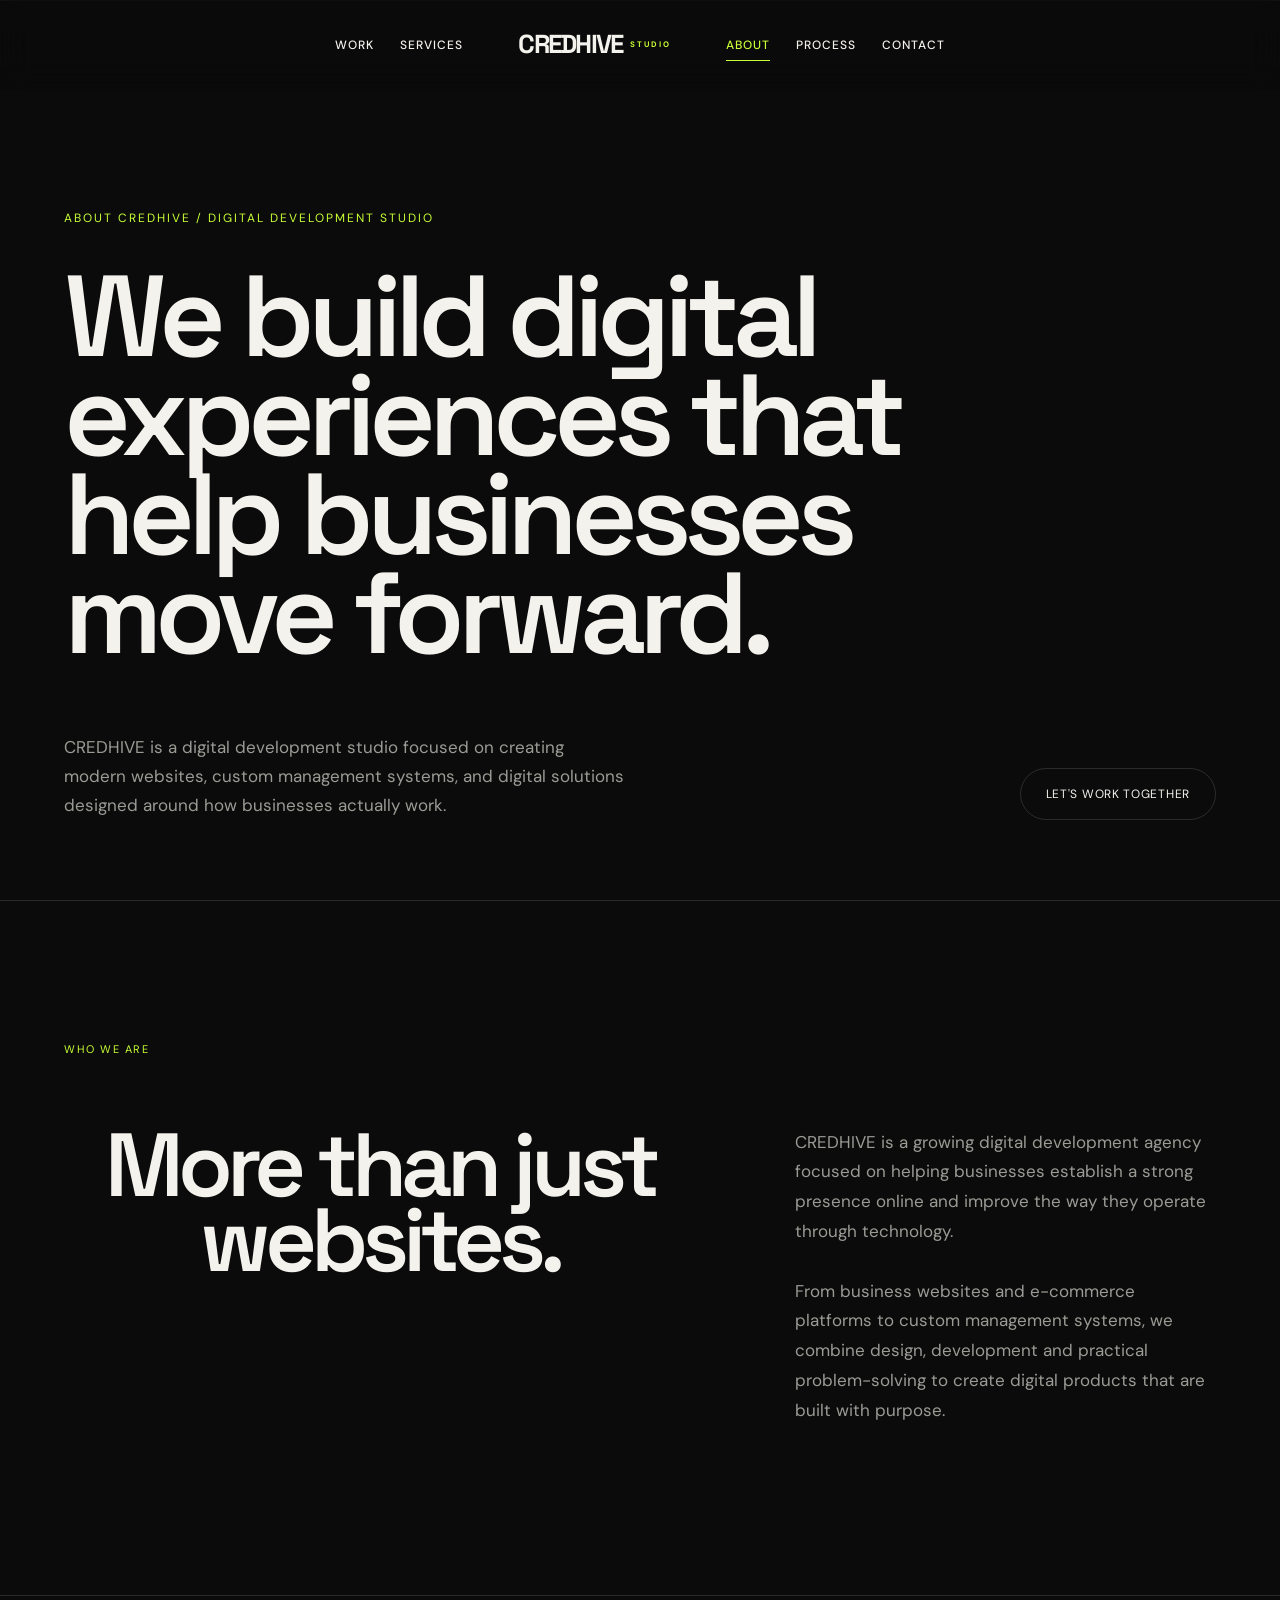
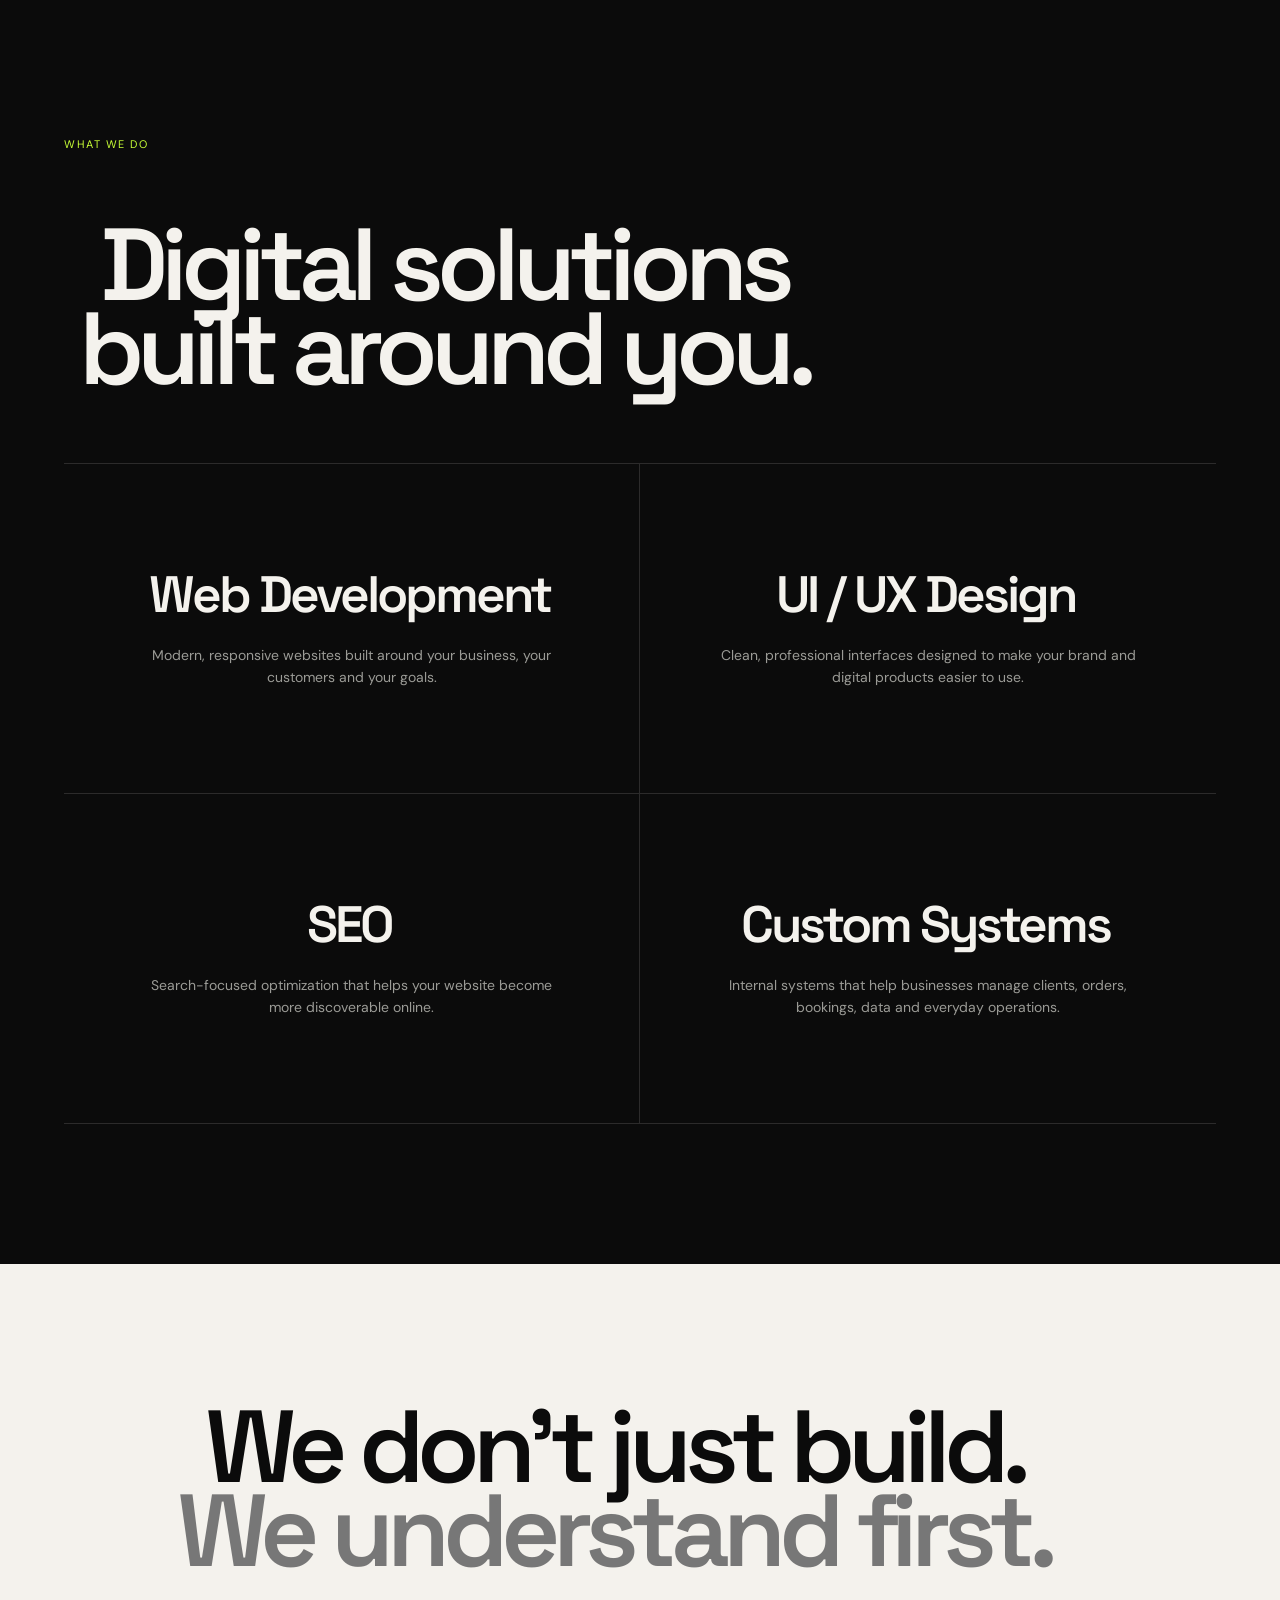
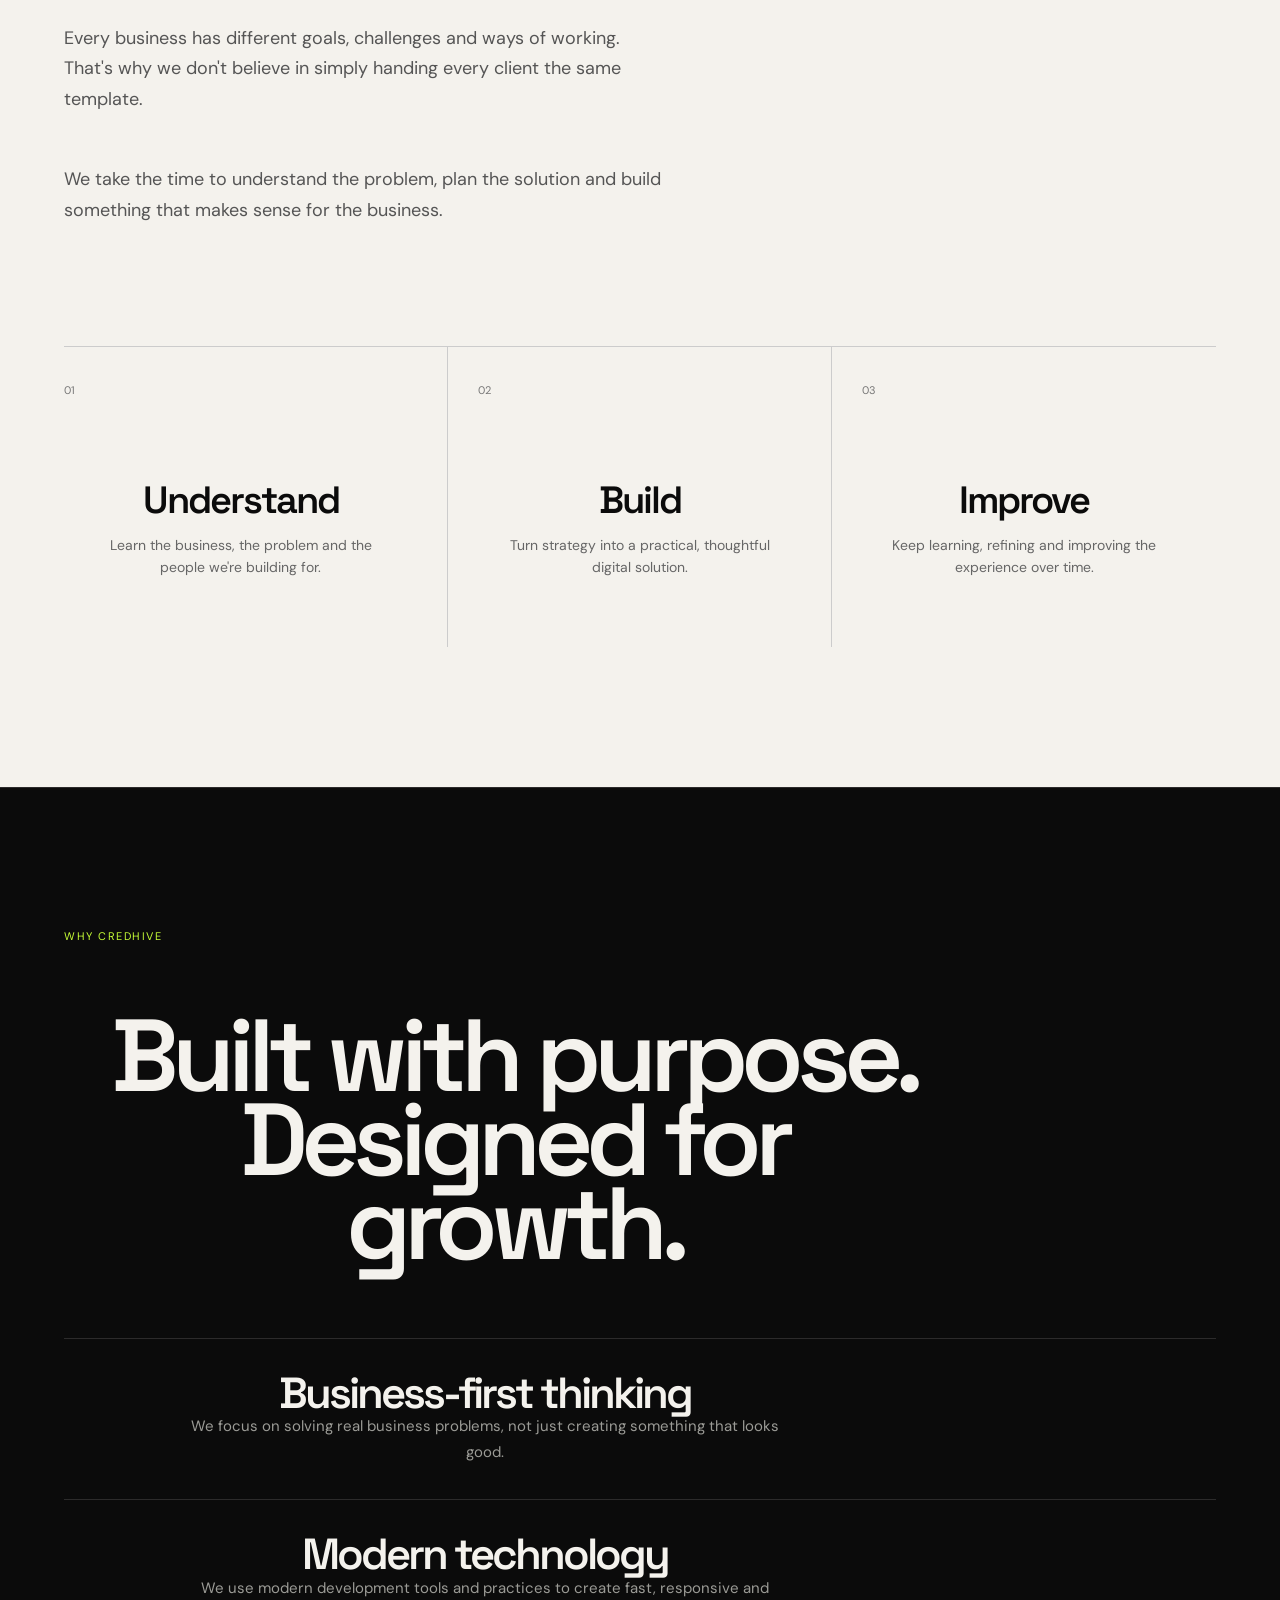
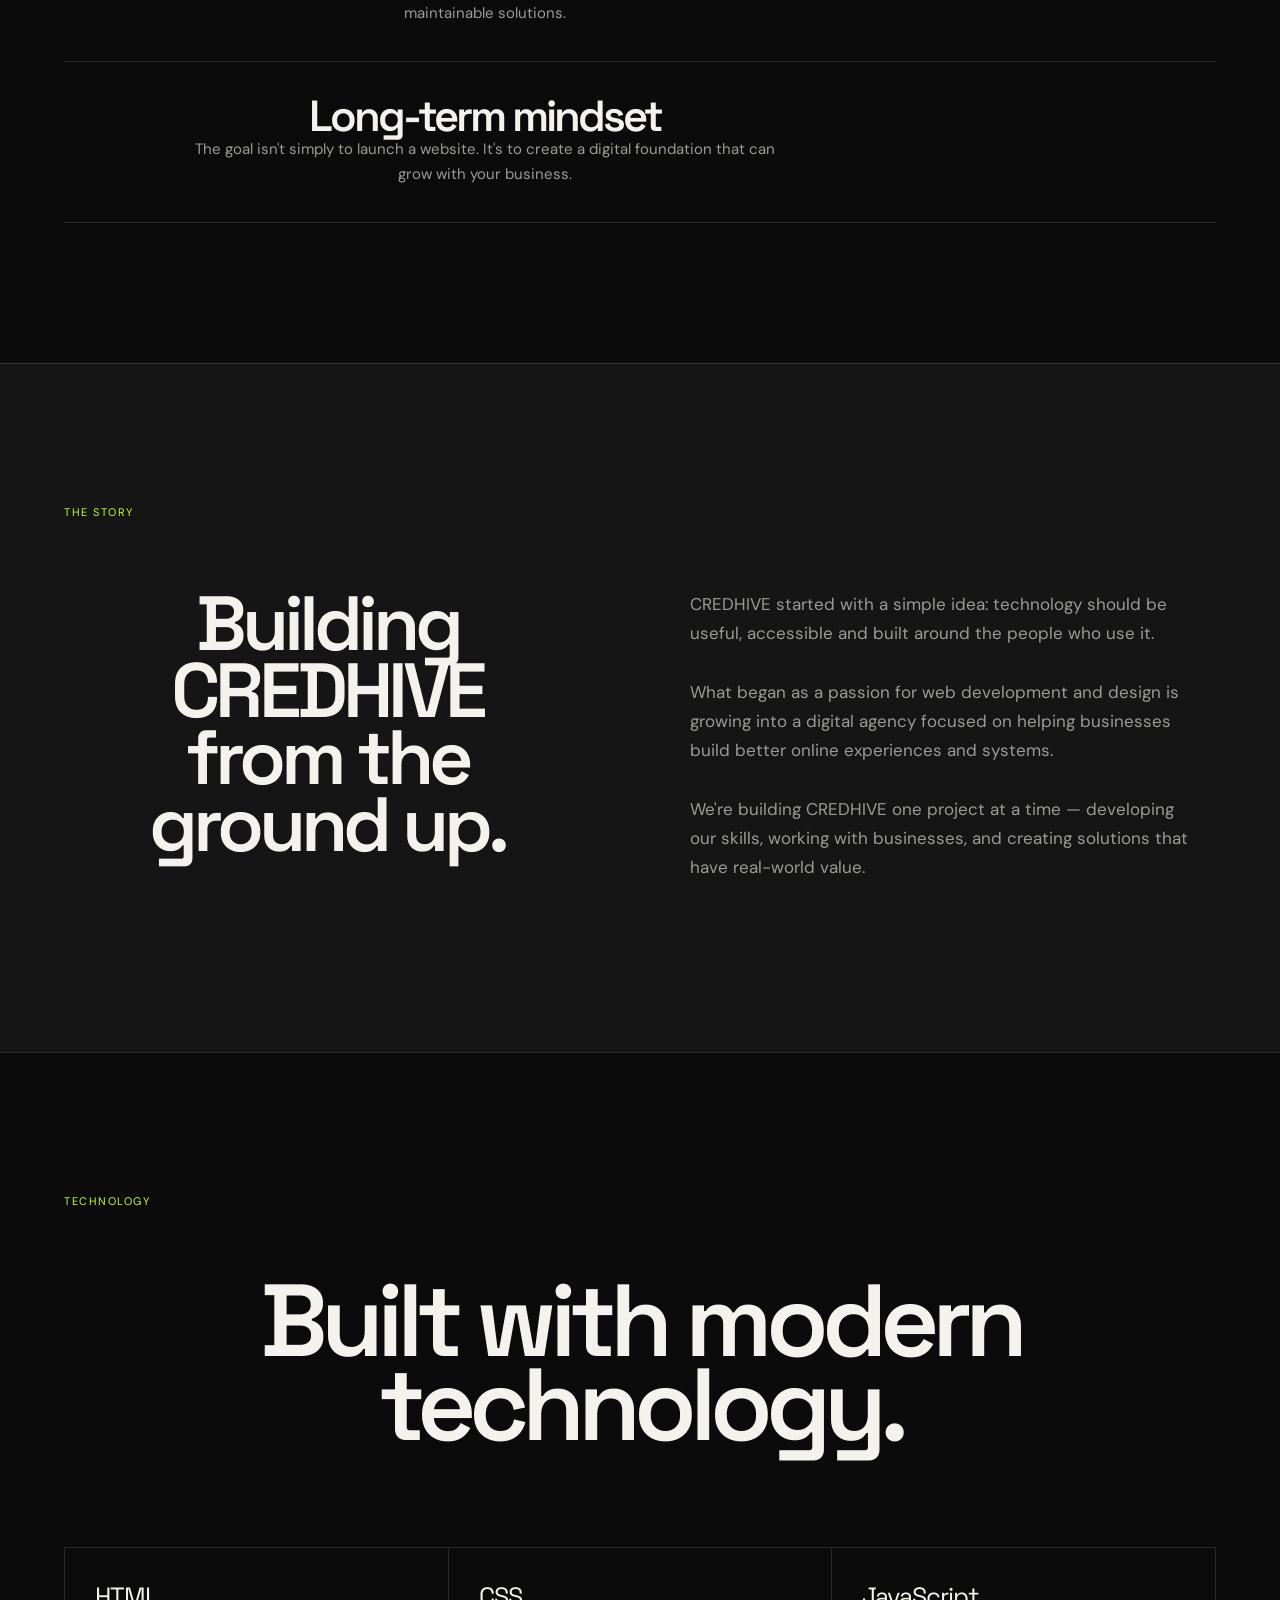
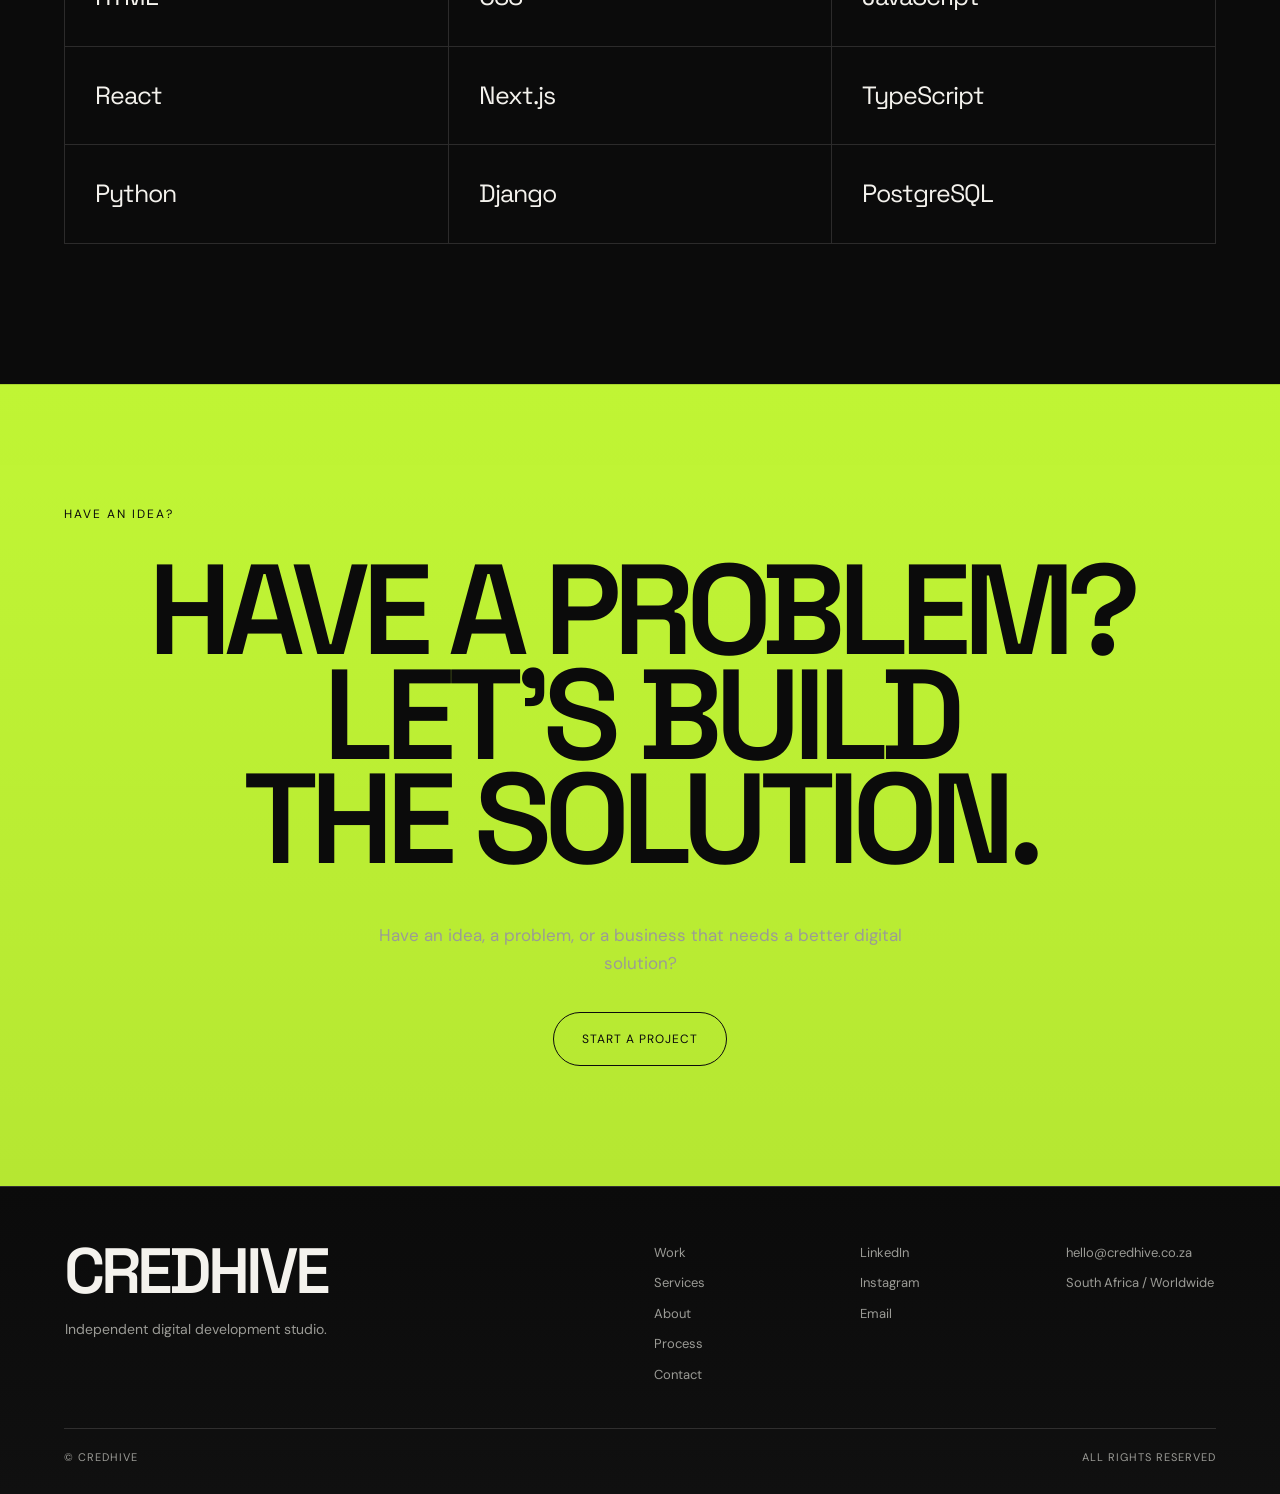
<file: about.html>
<!DOCTYPE html> <html lang="en"> <head> <meta charset="UTF-8"> <meta name="viewport" content="width=device-width, initial-scale=1.0"> <title>CREDHIVE® — About</title>
<meta
name="description"
content="Learn about CREDHIVE, a digital development studio creating modern websites, digital products and business systems."
>

<link rel="preconnect" href="https://fonts.googleapis.com">
<link rel="preconnect" href="https://fonts.gstatic.com" crossorigin>
<link href="https://fonts.googleapis.com/css2?family=DM+Sans:wght@400;500;600;700&family=Space+Grotesk:wght@400;500;600;700&display=swap" rel="stylesheet" > <link rel="stylesheet" href="style.css"> <link rel="icon" type="image/png" href="favicon.png">
</head>
<body> 
<!-- ========================= NAVIGATION ========================== -->
<header class="site-header">
  <nav class="navbar">
    <div class="nav-group nav-left">
      <a href="work.html">Work</a>
      <a href="services.html">Services</a>
    </div>

    <a href="index.html" class="logo" aria-label="CREDHIVE Studio Home">
      CREDHIVE
      <span>STUDIO</span>
    </a>

    <div class="nav-group nav-right">
      <a href="about.html" class="active">About</a>
      <a href="process.html">Process</a>
      <a href="contact.html">Contact</a>
    </div>

    <button class="menu" id="menu" type="button" aria-label="Open menu" aria-expanded="false">
      <span></span>
      <span></span>
    </button>
  </nav>

  <div class="mobile-menu" id="navLinks" aria-hidden="true">
    <div class="mobile-menu-inner">
      <div class="mobile-label">Navigation</div>

      <div class="mobile-links">
        <a href="work.html"><span>Work</span></a>
        <a href="services.html"><span>Services</span></a>
        <a href="about.html"><span>About</span></a>
        <a href="process.html"><span>Process</span></a>
        <a href="contact.html"><span>Contact</span></a>
      </div>

      <div class="mobile-footer">
        <span>CREDHIVE® STUDIO</span>
        <span>Digital Development</span>
      </div>
    </div>
  </div>
</header> <main>
<!-- =========================
     ABOUT HERO
========================== -->

<section class="about-page-hero">

  <div class="about-page-eyebrow">
    About CREDHIVE / Digital Development Studio
  </div>


  <h1 class="about-page-title">
    We build digital
    <br>
    experiences that
    <br>
    help businesses
    <br>
    move forward.
  </h1>


  <div class="about-page-hero-bottom">

    <p>
      CREDHIVE is a digital development studio focused on
      creating modern websites, custom management systems,
      and digital solutions designed around how businesses
      actually work.
    </p>


    <a
      href="index.html#contact"
      class="about-page-button"
    >
      Let's Work Together
</a>

  </div>

</section>


<!-- =========================
     WHO WE ARE
========================== -->

<section class="about-page-section about-who">

  <div class="about-page-label">
    Who We Are
  </div>


  <div class="about-who-content">

    <h2>
      More than just
      <br>
      websites.
    </h2>


    <div class="about-who-text">

      <p>
        CREDHIVE is a growing digital development agency
        focused on helping businesses establish a strong
        presence online and improve the way they operate
        through technology.
      </p>

      <p>
        From business websites and e-commerce platforms
        to custom management systems, we combine design,
        development and practical problem-solving to create
        digital products that are built with purpose.
      </p>

    </div>

  </div>

</section>


<!-- =========================
     WHAT WE DO
========================== -->

<section class="about-services">

  <div class="about-page-label">
    What We Do
  </div>


  <div class="about-services-heading">

    <h2>
      Digital solutions
      <br>
      built around you.
    </h2>

  </div>


  <div class="about-service-grid">


    <article class="about-service-card">
<div class="about-service-icon">
        
      </div>

      <h3>
        Web Development
      </h3>

      <p>
        Modern, responsive websites built around your
        business, your customers and your goals.
      </p>

    </article>


    <article class="about-service-card">
<div class="about-service-icon">
        
      </div>

      <h3>
        UI / UX Design
      </h3>

      <p>
        Clean, professional interfaces designed to make
        your brand and digital products easier to use.
      </p>

    </article>


    <article class="about-service-card">
<div class="about-service-icon">
        
      </div>

      <h3>
        SEO
      </h3>

      <p>
        Search-focused optimization that helps your
        website become more discoverable online.
      </p>

    </article>


    <article class="about-service-card">
<div class="about-service-icon">
        
      </div>

      <h3>
        Custom Systems
      </h3>

      <p>
        Internal systems that help businesses manage
        clients, orders, bookings, data and everyday
        operations.
      </p>

    </article>

  </div>

</section>


<!-- =========================
     PHILOSOPHY
========================== -->

<section class="about-philosophy">

  <div class="about-page-label">
    Our Philosophy
  </div>


  <div class="about-philosophy-content">

    <h2>
      We don't just build.
      <br>
      <span>We understand first.</span>
    </h2>


    <p>
      Every business has different goals, challenges and
      ways of working. That's why we don't believe in
      simply handing every client the same template.
    </p>


    <p>
      We take the time to understand the problem, plan the
      solution and build something that makes sense for
      the business.
    </p>

  </div>


  <div class="about-principles">


    <div class="about-principle">

      <span>01</span>

      <h3>
        Understand
      </h3>

      <p>
        Learn the business, the problem and the people
        we're building for.
      </p>

    </div>


    <div class="about-principle">

      <span>02</span>

      <h3>
        Build
      </h3>

      <p>
        Turn strategy into a practical, thoughtful
        digital solution.
      </p>

    </div>


    <div class="about-principle">

      <span>03</span>

      <h3>
        Improve
      </h3>

      <p>
        Keep learning, refining and improving the
        experience over time.
      </p>

    </div>

  </div>

</section>


<!-- =========================
     WHY CREDHIVE
========================== -->

<section class="about-why">

  <div class="about-page-label">
    Why CREDHIVE
  </div>


  <h2>
    Built with purpose.
    <br>
    Designed for growth.
  </h2>


  <div class="about-why-list">


    <article class="about-why-item">
<div>

        <h3>
          Business-first thinking
        </h3>

        <p>
          We focus on solving real business problems,
          not just creating something that looks good.
        </p>

      </div>

    </article>


    <article class="about-why-item">
<div>

        <h3>
          Modern technology
        </h3>

        <p>
          We use modern development tools and practices
          to create fast, responsive and maintainable
          solutions.
        </p>

      </div>

    </article>


    <article class="about-why-item">
<div>

        <h3>
          Long-term mindset
        </h3>

        <p>
          The goal isn't simply to launch a website.
          It's to create a digital foundation that can
          grow with your business.
        </p>

      </div>

    </article>

  </div>

</section>


<!-- =========================
     STORY
========================== -->

<section class="about-story">

  <div class="about-page-label">
    The Story
  </div>


  <div class="about-story-grid">

    <h2>
      Building CREDHIVE
      <br>
      from the ground up.
    </h2>


    <div class="about-story-text">

      <p>
        CREDHIVE started with a simple idea:
        technology should be useful, accessible
        and built around the people who use it.
      </p>

      <p>
        What began as a passion for web development
        and design is growing into a digital agency
        focused on helping businesses build better
        online experiences and systems.
      </p>

      <p>
        We're building CREDHIVE one project at a time —
        developing our skills, working with businesses,
        and creating solutions that have real-world value.
      </p>

    </div>

  </div>

</section>


<!-- =========================
     TECHNOLOGY
========================== -->

<section class="about-tech">

  <div class="about-page-label">
    Technology
  </div>


  <h2>
    Built with modern
    <br>
    technology.
  </h2>


  <div class="about-tech-list">

    <span>HTML</span>
    <span>CSS</span>
    <span>JavaScript</span>
    <span>React</span>
    <span>Next.js</span>
    <span>TypeScript</span>
    <span>Python</span>
    <span>Django</span>
    <span>PostgreSQL</span>
    

  </div>

</section>


<!-- =========================
     FINAL CTA
========================== -->

<section class="about-final-cta">

  <div class="about-final-small">
    Have an idea?
  </div>


  <h2>
    HAVE A PROBLEM?
    <br>
    LET'S BUILD
    <br>
    THE SOLUTION.
  </h2>


  <p>
    Have an idea, a problem, or a business that needs
    a better digital solution?
  </p>


  <a
    href="index.html#contact"
    class="about-final-button"
  >
    Start a Project
</a>

</section>

</main>
<footer class="site-footer">
  <div class="site-footer-inner">
    <div class="footer-brand">
      <a href="index.html" class="footer-logo">CREDHIVE</a>
      <p>Independent digital development studio.</p>
    </div>

    <div class="footer-columns">
      <div class="footer-column">
<a href="work.html">Work</a>
        <a href="services.html">Services</a>
        <a href="about.html">About</a>
        <a href="process.html">Process</a>
        <a href="contact.html">Contact</a>
      </div>

      <div class="footer-column">
<a href="https://www.linkedin.com" target="_blank" rel="noreferrer">LinkedIn</a>
        <a href="https://www.instagram.com" target="_blank" rel="noreferrer">Instagram</a>
        <a href="mailto:hello@credhive.co.za">Email</a>
      </div>

      <div class="footer-column">
<a href="mailto:hello@credhive.co.za">hello@credhive.co.za</a>
        <span>South Africa / Worldwide</span>
      </div>
    </div>
  </div>

  <div class="footer-bottom">
    <span>© CREDHIVE</span>
    <span>All rights reserved</span>
  </div>
</footer><script src="script.js"></script> 
</body> 
</html>
</file>
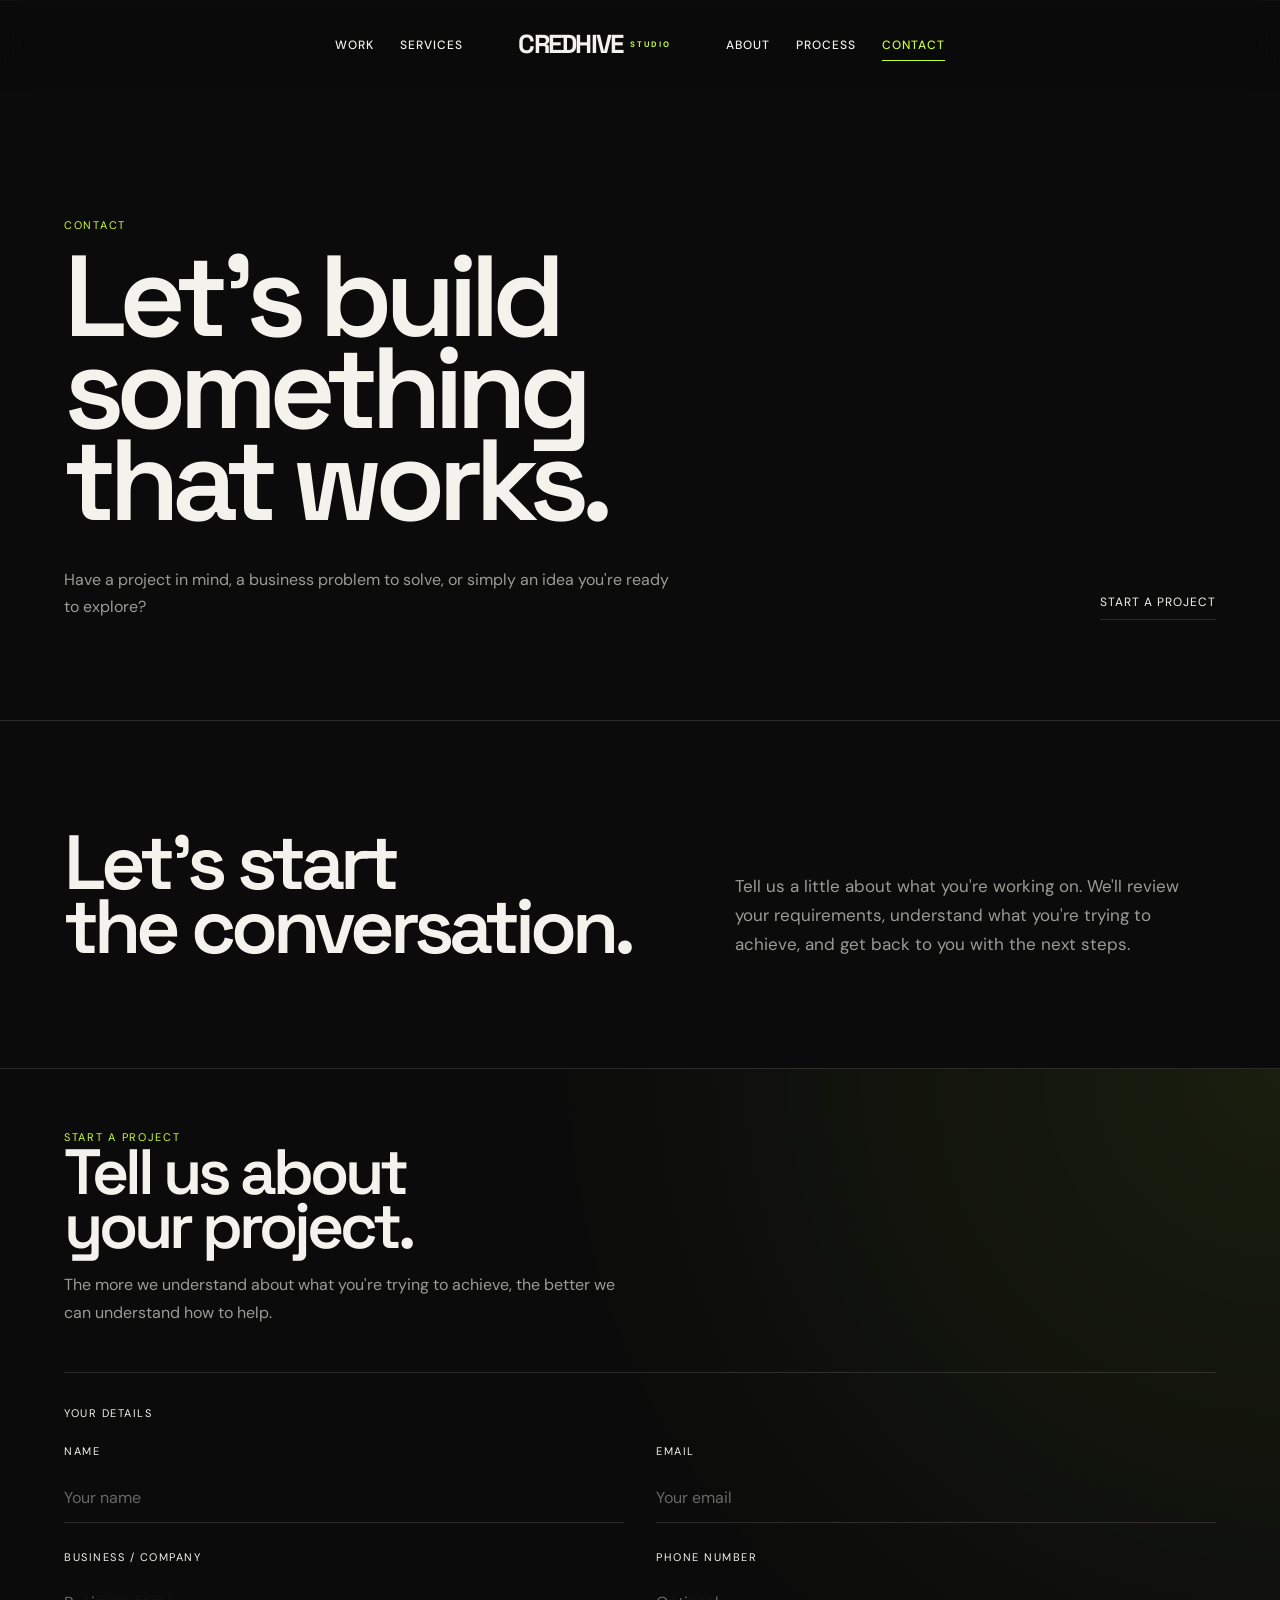
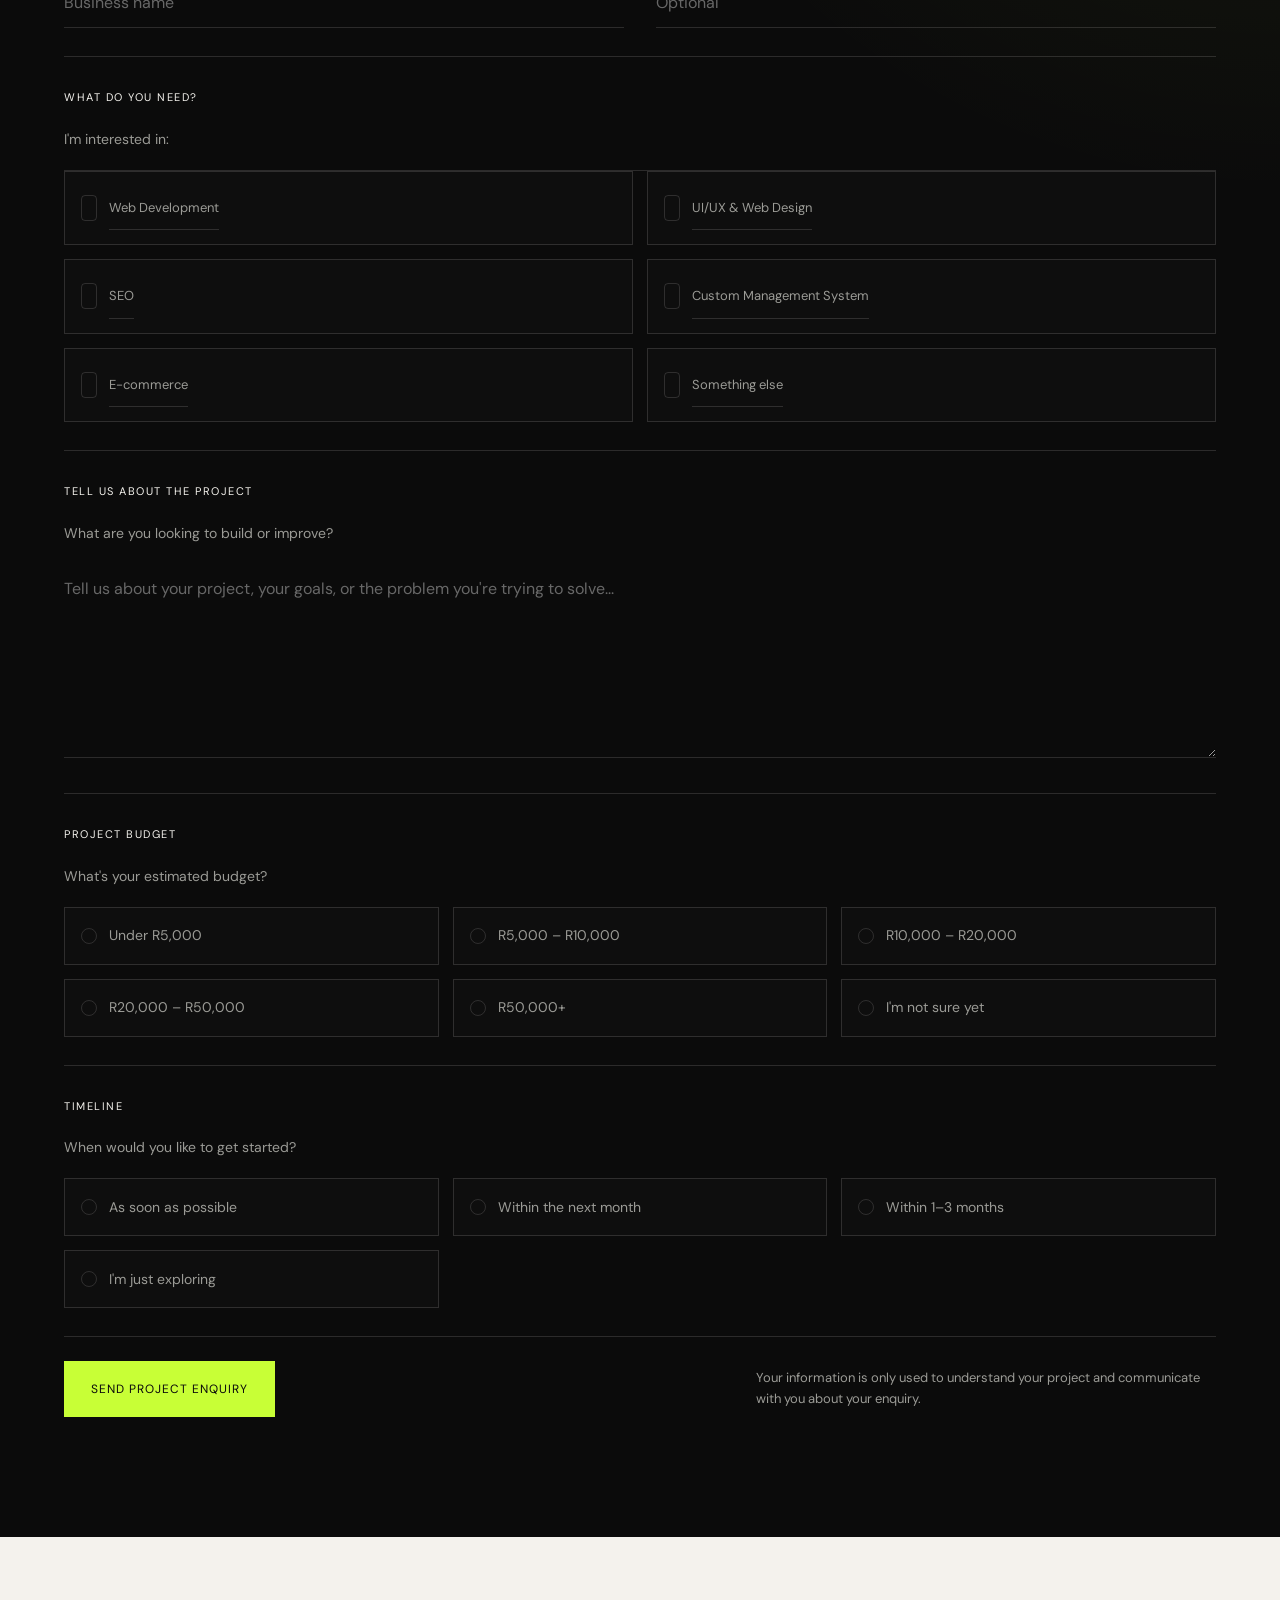
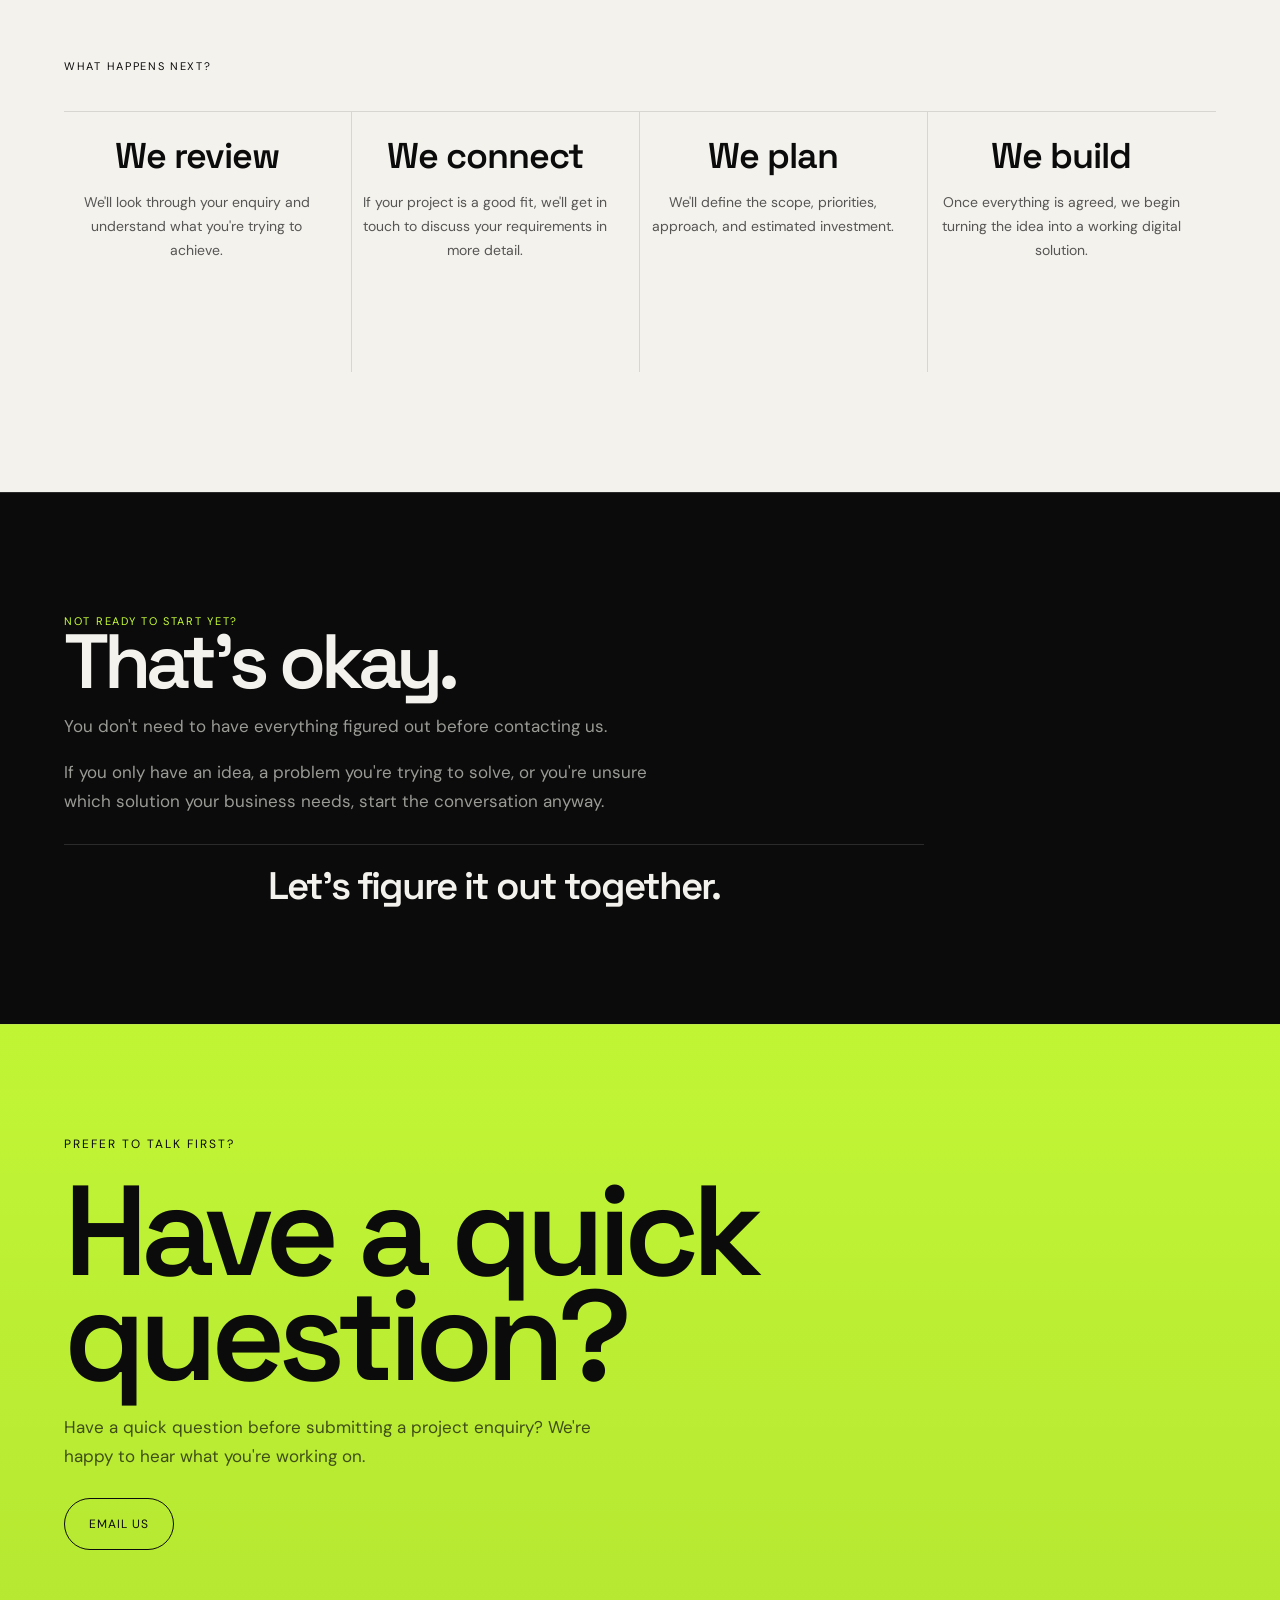
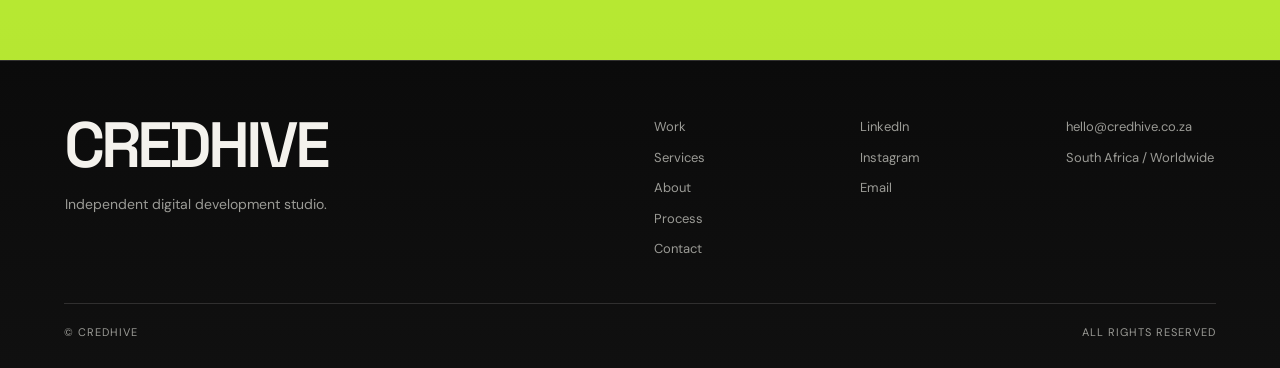
<file: contact.html>
<!DOCTYPE html>
<html lang="en">
<head>
  <meta charset="UTF-8">
  <meta name="viewport" content="width=device-width, initial-scale=1.0">

  <title>Contact — CredHive</title>

  <meta
    name="description"
    content="Tell CredHive about your project, business problem, or digital idea and let's build something that works."
  >

  <link rel="preconnect" href="https://fonts.googleapis.com">
  <link rel="preconnect" href="https://fonts.gstatic.com" crossorigin>

  <link
    href="https://fonts.googleapis.com/css2?family=DM+Sans:wght@400;500;600&family=Space+Grotesk:wght@400;500;600;700&display=swap"
    rel="stylesheet"
  >

  <link rel="stylesheet" href="style.css">
  <link rel="icon" type="image/png" href="favicon.png">
</head>

<body>

  <!-- =========================================
       NAVIGATION
  ========================================== -->

  <header class="site-header">
    <nav class="navbar">
      <div class="nav-group nav-left">
        <a href="work.html">Work</a>
        <a href="services.html">Services</a>
      </div>

      <a href="index.html" class="logo" aria-label="CREDHIVE Home">
        CREDHIVE
        <span>STUDIO</span>
      </a>

      <div class="nav-group nav-right">
        <a href="about.html">About</a>
        <a href="process.html">Process</a>
        <a href="contact.html" class="active">Contact</a>
      </div>

      <button class="menu" id="menu" type="button" aria-label="Open menu" aria-expanded="false">
        <span></span>
        <span></span>
      </button>
    </nav>

    <div class="mobile-menu" id="navLinks" aria-hidden="true">
      <div class="mobile-menu-inner">
        <div class="mobile-label">Navigation</div>

        <div class="mobile-links">
          <a href="work.html"><span>Work</span></a>
          <a href="services.html"><span>Services</span></a>
          <a href="about.html"><span>About</span></a>
          <a href="process.html"><span>Process</span></a>
          <a href="contact.html"><span>Contact</span></a>
        </div>

        <div class="mobile-footer">
          <span>CREDHIVE® STUDIO</span>
          <span>Digital Development</span>
        </div>
      </div>
    </div>
  </header>


  <!-- =========================================
       CONTACT HERO
  ========================================== -->

  <main>

    <section class="contact-hero">

      <div class="contact-eyebrow">
        Contact
      </div>

      <h1 class="contact-title">
        Let's build<br>
        something<br>
        that works.
      </h1>

      <div class="contact-hero-bottom">

        <p>
          Have a project in mind, a business problem to solve,
          or simply an idea you're ready to explore?
        </p>

        <a href="#project-form" class="contact-scroll">
          Start a Project
</a>

      </div>

    </section>


    <!-- =========================================
         INTRO
    ========================================== -->

    <section class="contact-intro">
<div class="contact-intro-content">

        <h2>
          Let's start<br>
          the conversation.
        </h2>

        <p>
          Tell us a little about what you're working on.
          We'll review your requirements, understand what
          you're trying to achieve, and get back to you
          with the next steps.
        </p>

      </div>

    </section>


    <!-- =========================================
         PROJECT FORM
    ========================================== -->

    <section class="contact-form-section" id="project-form">

      <div class="contact-section-heading">
<div>
          <div class="contact-label">
            Start a Project
          </div>

          <h2>
            Tell us about<br>
            your project.
          </h2>

          <p>
            The more we understand about what you're trying
            to achieve, the better we can understand how to help.
          </p>
        </div>

      </div>


      <form
        class="contact-form"
        id="contactForm"
        action="#"
        method="POST"
      >

        <!-- DETAILS -->

        <div class="form-block">

          <div class="form-block-heading">
            Your details
          </div>

          <div class="form-grid">

            <div class="form-field">
              <label for="name">
                Name
              </label>

              <input
                type="text"
                id="name"
                name="name"
                placeholder="Your name"
                autocomplete="name"
                required
              >
            </div>

            <div class="form-field">
              <label for="email">
                Email
              </label>

              <input
                type="email"
                id="email"
                name="email"
                placeholder="Your email"
                autocomplete="email"
                required
              >
            </div>

            <div class="form-field">
              <label for="business">
                Business / Company
              </label>

              <input
                type="text"
                id="business"
                name="business"
                placeholder="Business name"
                autocomplete="organization"
              >
            </div>

            <div class="form-field">
              <label for="phone">
                Phone number
              </label>

              <input
                type="tel"
                id="phone"
                name="phone"
                placeholder="Optional"
                autocomplete="tel"
              >
            </div>

          </div>

        </div>


        <!-- SERVICES -->

        <div class="form-block">

          <div class="form-block-heading">
            What do you need?
          </div>

          <p class="form-helper">
            I'm interested in:
          </p>

          <div class="service-options">

            <label class="check-option">
              <input
                type="checkbox"
                name="services[]"
                value="Web Development"
              >
              <span class="custom-check"></span>
              <span>Web Development</span>
            </label>

            <label class="check-option">
              <input
                type="checkbox"
                name="services[]"
                value="UI/UX & Web Design"
              >
              <span class="custom-check"></span>
              <span>UI/UX & Web Design</span>
            </label>

            <label class="check-option">
              <input
                type="checkbox"
                name="services[]"
                value="SEO"
              >
              <span class="custom-check"></span>
              <span>SEO</span>
            </label>

            <label class="check-option">
              <input
                type="checkbox"
                name="services[]"
                value="Custom Management System"
              >
              <span class="custom-check"></span>
              <span>Custom Management System</span>
            </label>

            <label class="check-option">
              <input
                type="checkbox"
                name="services[]"
                value="E-commerce"
              >
              <span class="custom-check"></span>
              <span>E-commerce</span>
            </label>

            <label class="check-option">
              <input
                type="checkbox"
                name="services[]"
                value="Something else"
              >
              <span class="custom-check"></span>
              <span>Something else</span>
            </label>

          </div>

        </div>


        <!-- PROJECT DESCRIPTION -->

        <div class="form-block">

          <div class="form-block-heading">
            Tell us about the project
          </div>

          <p class="form-helper">
            What are you looking to build or improve?
          </p>

          <div class="form-field textarea-field">

            <textarea
              id="message"
              name="message"
              rows="7"
              placeholder="Tell us about your project, your goals, or the problem you're trying to solve..."
              required
            ></textarea>

          </div>

        </div>


        <!-- BUDGET -->

        <div class="form-block">

          <div class="form-block-heading">
            Project budget
          </div>

          <p class="form-helper">
            What's your estimated budget?
          </p>

          <div class="radio-options">

            <label class="radio-option">
              <input
                type="radio"
                name="budget"
                value="Under R5,000"
              >
              <span class="custom-radio"></span>
              <span>Under R5,000</span>
            </label>

            <label class="radio-option">
              <input
                type="radio"
                name="budget"
                value="R5,000 – R10,000"
              >
              <span class="custom-radio"></span>
              <span>R5,000 – R10,000</span>
            </label>

            <label class="radio-option">
              <input
                type="radio"
                name="budget"
                value="R10,000 – R20,000"
              >
              <span class="custom-radio"></span>
              <span>R10,000 – R20,000</span>
            </label>

            <label class="radio-option">
              <input
                type="radio"
                name="budget"
                value="R20,000 – R50,000"
              >
              <span class="custom-radio"></span>
              <span>R20,000 – R50,000</span>
            </label>

            <label class="radio-option">
              <input
                type="radio"
                name="budget"
                value="R50,000+"
              >
              <span class="custom-radio"></span>
              <span>R50,000+</span>
            </label>

            <label class="radio-option">
              <input
                type="radio"
                name="budget"
                value="Not sure"
              >
              <span class="custom-radio"></span>
              <span>I'm not sure yet</span>
            </label>

          </div>

        </div>


        <!-- TIMELINE -->

        <div class="form-block">

          <div class="form-block-heading">
            Timeline
          </div>

          <p class="form-helper">
            When would you like to get started?
          </p>

          <div class="radio-options">

            <label class="radio-option">
              <input
                type="radio"
                name="timeline"
                value="As soon as possible"
              >
              <span class="custom-radio"></span>
              <span>As soon as possible</span>
            </label>

            <label class="radio-option">
              <input
                type="radio"
                name="timeline"
                value="Within the next month"
              >
              <span class="custom-radio"></span>
              <span>Within the next month</span>
            </label>

            <label class="radio-option">
              <input
                type="radio"
                name="timeline"
                value="Within 1–3 months"
              >
              <span class="custom-radio"></span>
              <span>Within 1–3 months</span>
            </label>

            <label class="radio-option">
              <input
                type="radio"
                name="timeline"
                value="Just exploring"
              >
              <span class="custom-radio"></span>
              <span>I'm just exploring</span>
            </label>

          </div>

        </div>


        <!-- SUBMIT -->

        <div class="form-submit">

          <button
            type="submit"
            class="contact-submit"
          >
            Send Project Enquiry
</button>

          <p>
            Your information is only used to understand your
            project and communicate with you about your enquiry.
          </p>

        </div>

        <div
          class="form-status"
          id="formStatus"
          aria-live="polite"
        ></div>

      </form>

    </section>


    <!-- =========================================
         WHAT HAPPENS NEXT
    ========================================== -->

    <section class="contact-next">
<div class="contact-next-content">

        <div class="contact-label">
          What happens next?
        </div>

        <div class="next-list">

          <article class="next-item">
<div>
              <h3>We review</h3>

              <p>
                We'll look through your enquiry and understand
                what you're trying to achieve.
              </p>
            </div>

          </article>


          <article class="next-item">
<div>
              <h3>We connect</h3>

              <p>
                If your project is a good fit, we'll get in touch
                to discuss your requirements in more detail.
              </p>
            </div>

          </article>


          <article class="next-item">
<div>
              <h3>We plan</h3>

              <p>
                We'll define the scope, priorities, approach,
                and estimated investment.
              </p>
            </div>

          </article>


          <article class="next-item">
<div>
              <h3>We build</h3>

              <p>
                Once everything is agreed, we begin turning
                the idea into a working digital solution.
              </p>
            </div>

          </article>

        </div>

      </div>

    </section>


    <!-- =========================================
         NOT READY
    ========================================== -->

    <section class="contact-not-ready">

      <div class="contact-not-ready-inner">

        <div class="contact-label">
          Not ready to start yet?
        </div>

        <h2>
          That's okay.
        </h2>

        <p>
          You don't need to have everything figured out
          before contacting us.
        </p>

        <p>
          If you only have an idea, a problem you're trying
          to solve, or you're unsure which solution your
          business needs, start the conversation anyway.
        </p>

        <div class="contact-divider"></div>

        <h3>
          Let's figure it out together.
        </h3>

      </div>

    </section>


    <!-- =========================================
         FINAL CTA
    ========================================== -->

    <section class="contact-final">

      <div class="contact-final-small">
        Prefer to talk first?
      </div>

      <h2>
        Have a quick<br>
        question?
      </h2>

      <p>
        Have a quick question before submitting a project
        enquiry? We're happy to hear what you're working on.
      </p>

      <a
        href="mailto:hello@credhive.co.za"
        class="contact-email"
      >
        Email us
</a>

    </section>

  </main>


  <!-- =========================================
       FOOTER
  ========================================== -->

  <footer class="site-footer">
    <div class="site-footer-inner">
      <div class="footer-brand">
        <a href="index.html" class="footer-logo">CREDHIVE</a>
        <p>Independent digital development studio.</p>
      </div>

      <div class="footer-columns">
        <div class="footer-column">
<a href="work.html">Work</a>
          <a href="services.html">Services</a>
          <a href="about.html">About</a>
          <a href="process.html">Process</a>
          <a href="contact.html">Contact</a>
        </div>

        <div class="footer-column">
<a href="https://www.linkedin.com" target="_blank" rel="noreferrer">LinkedIn</a>
          <a href="https://www.instagram.com" target="_blank" rel="noreferrer">Instagram</a>
          <a href="mailto:hello@credhive.co.za">Email</a>
        </div>

        <div class="footer-column">
<a href="mailto:hello@credhive.co.za">hello@credhive.co.za</a>
          <span>South Africa / Worldwide</span>
        </div>
      </div>
    </div>

    <div class="footer-bottom">
      <span>© CREDHIVE</span>
      <span>All rights reserved</span>
    </div>
  </footer>


  <!-- =========================================
       SCRIPT
  ========================================== -->

  <script src="script.js"></script>

</body>
</html>
</file>
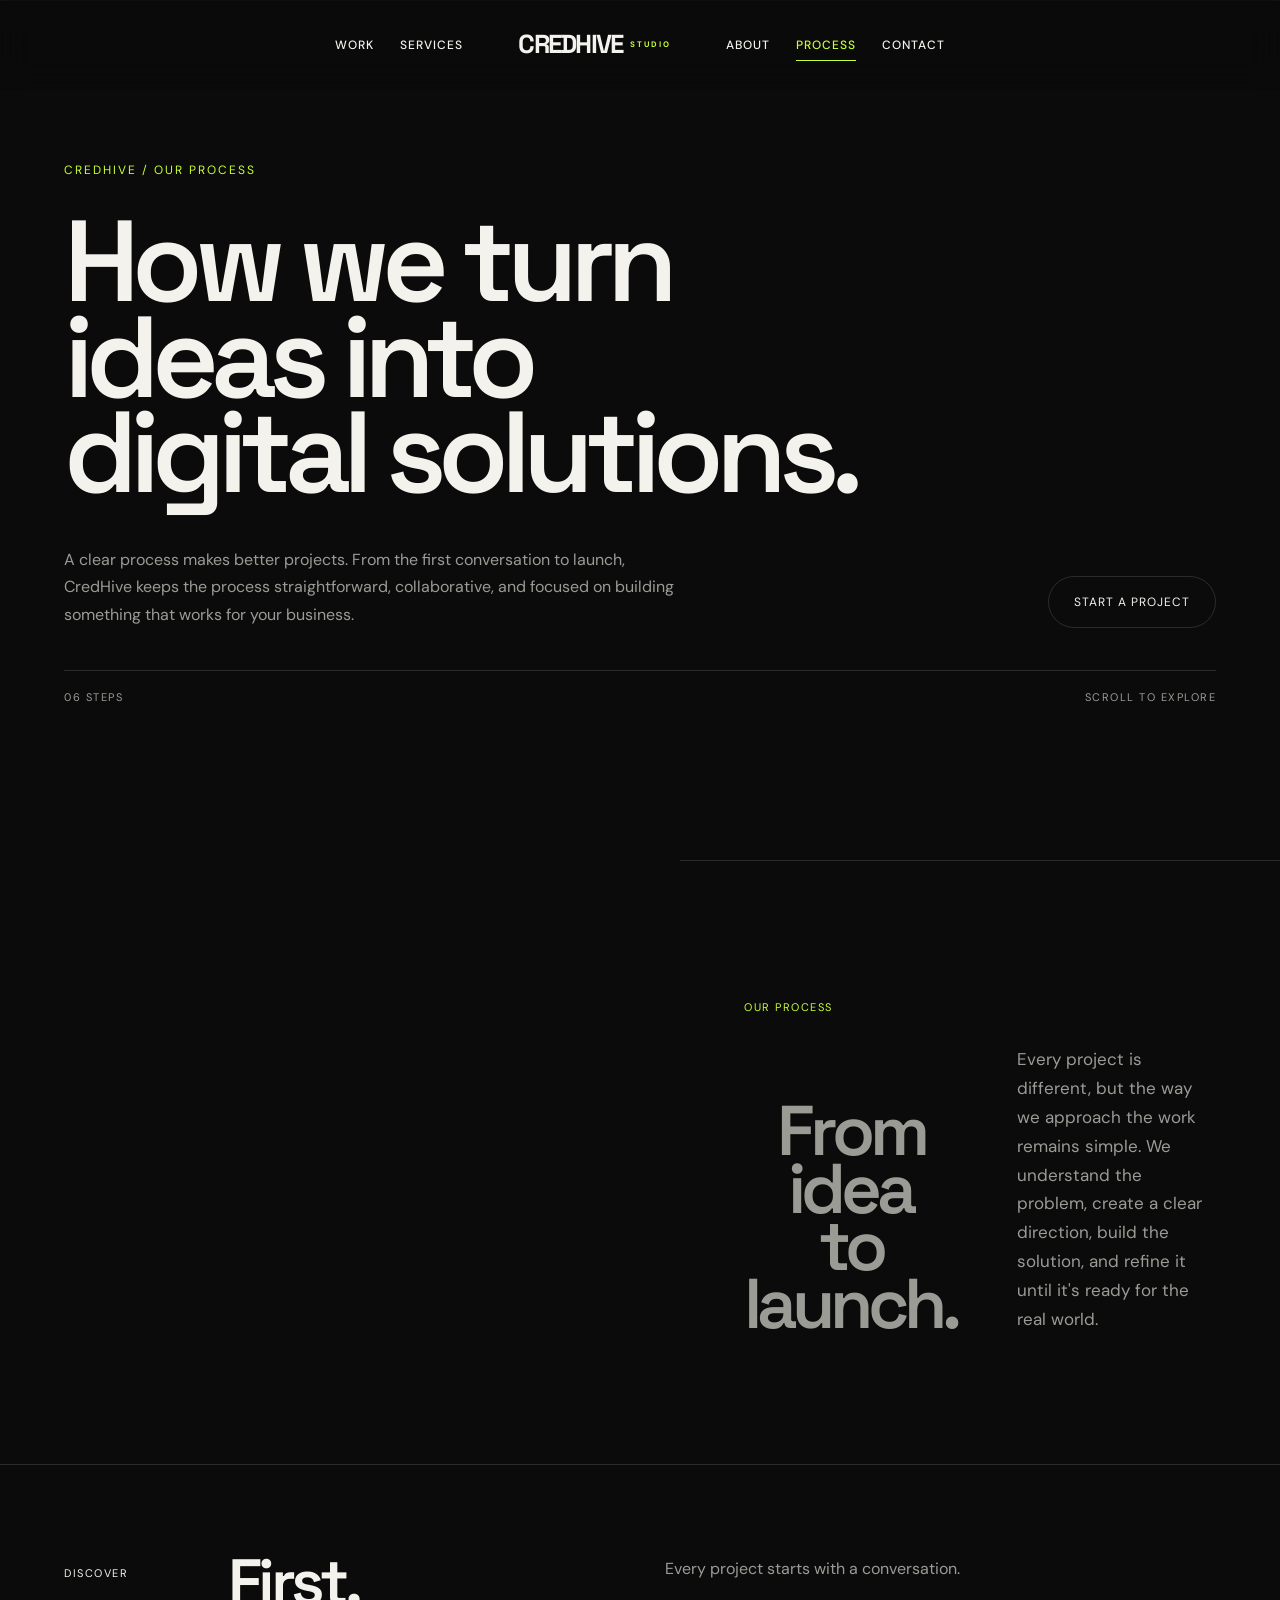
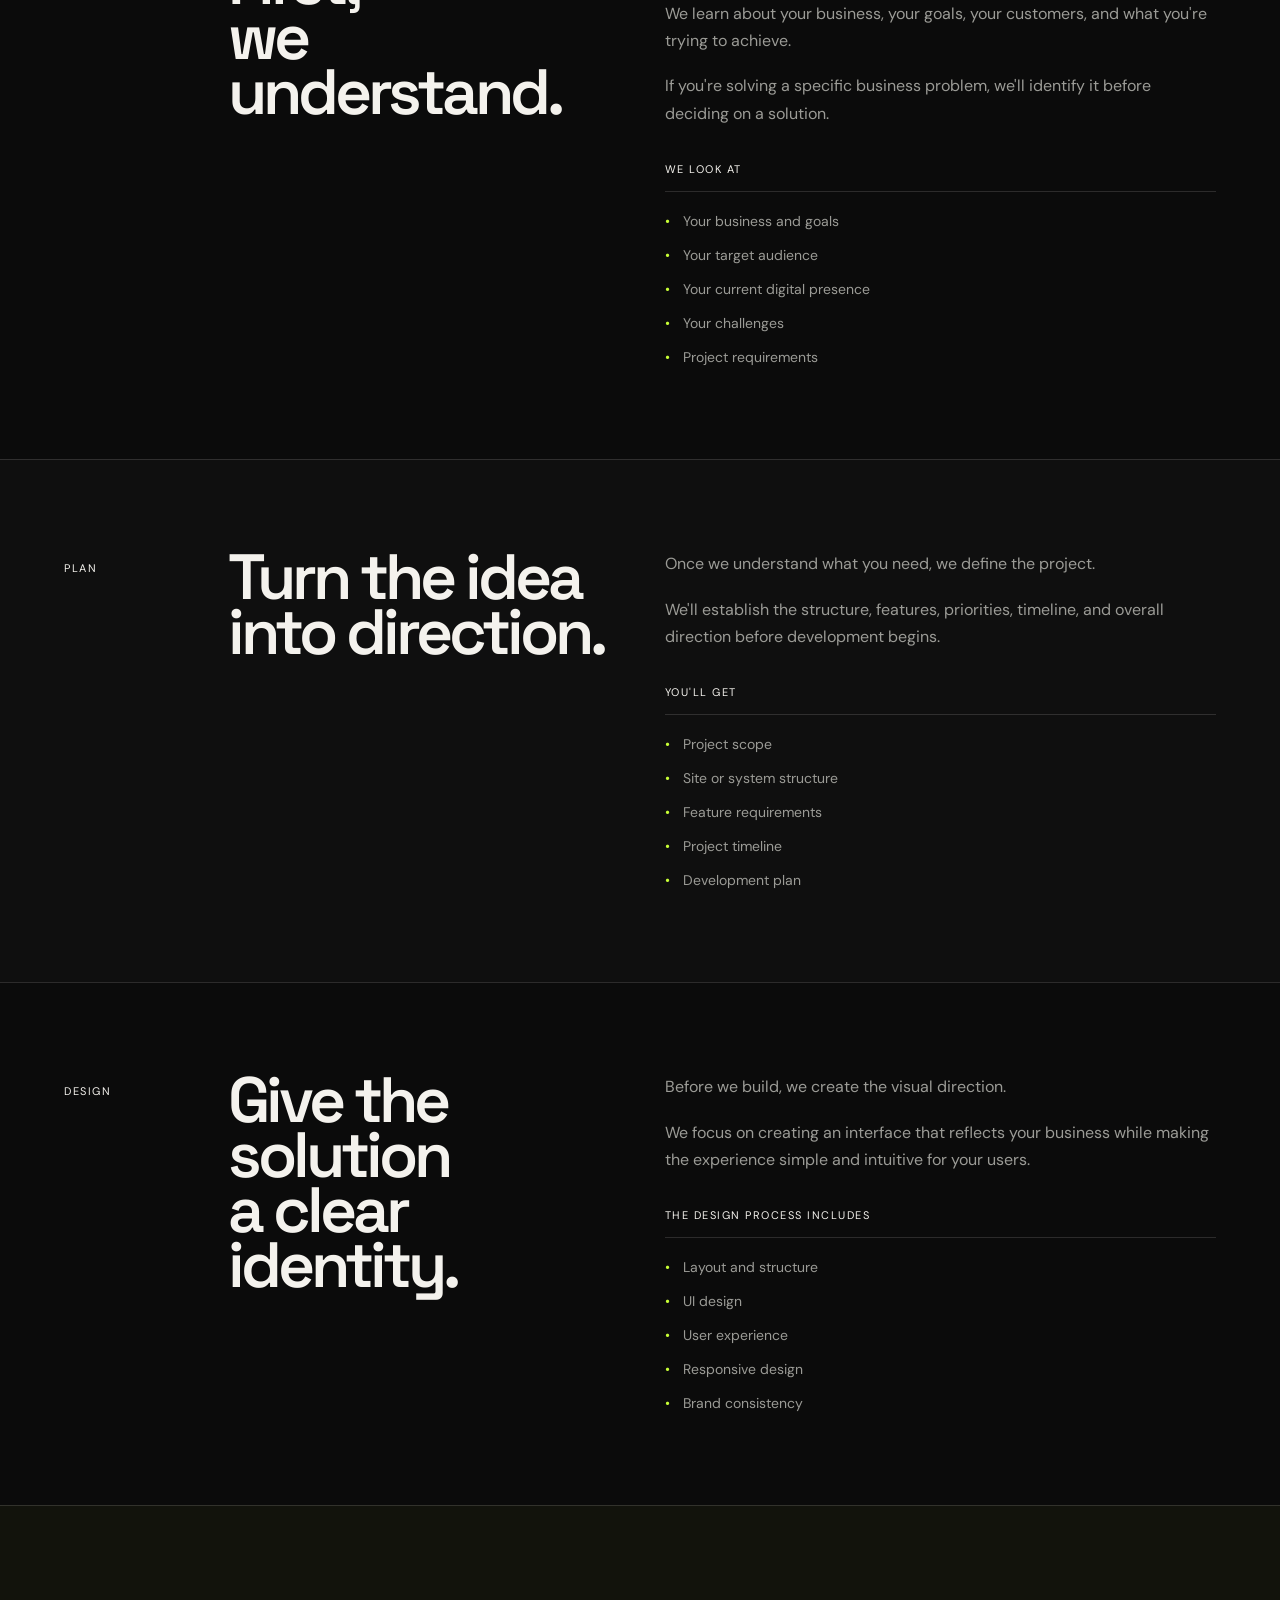
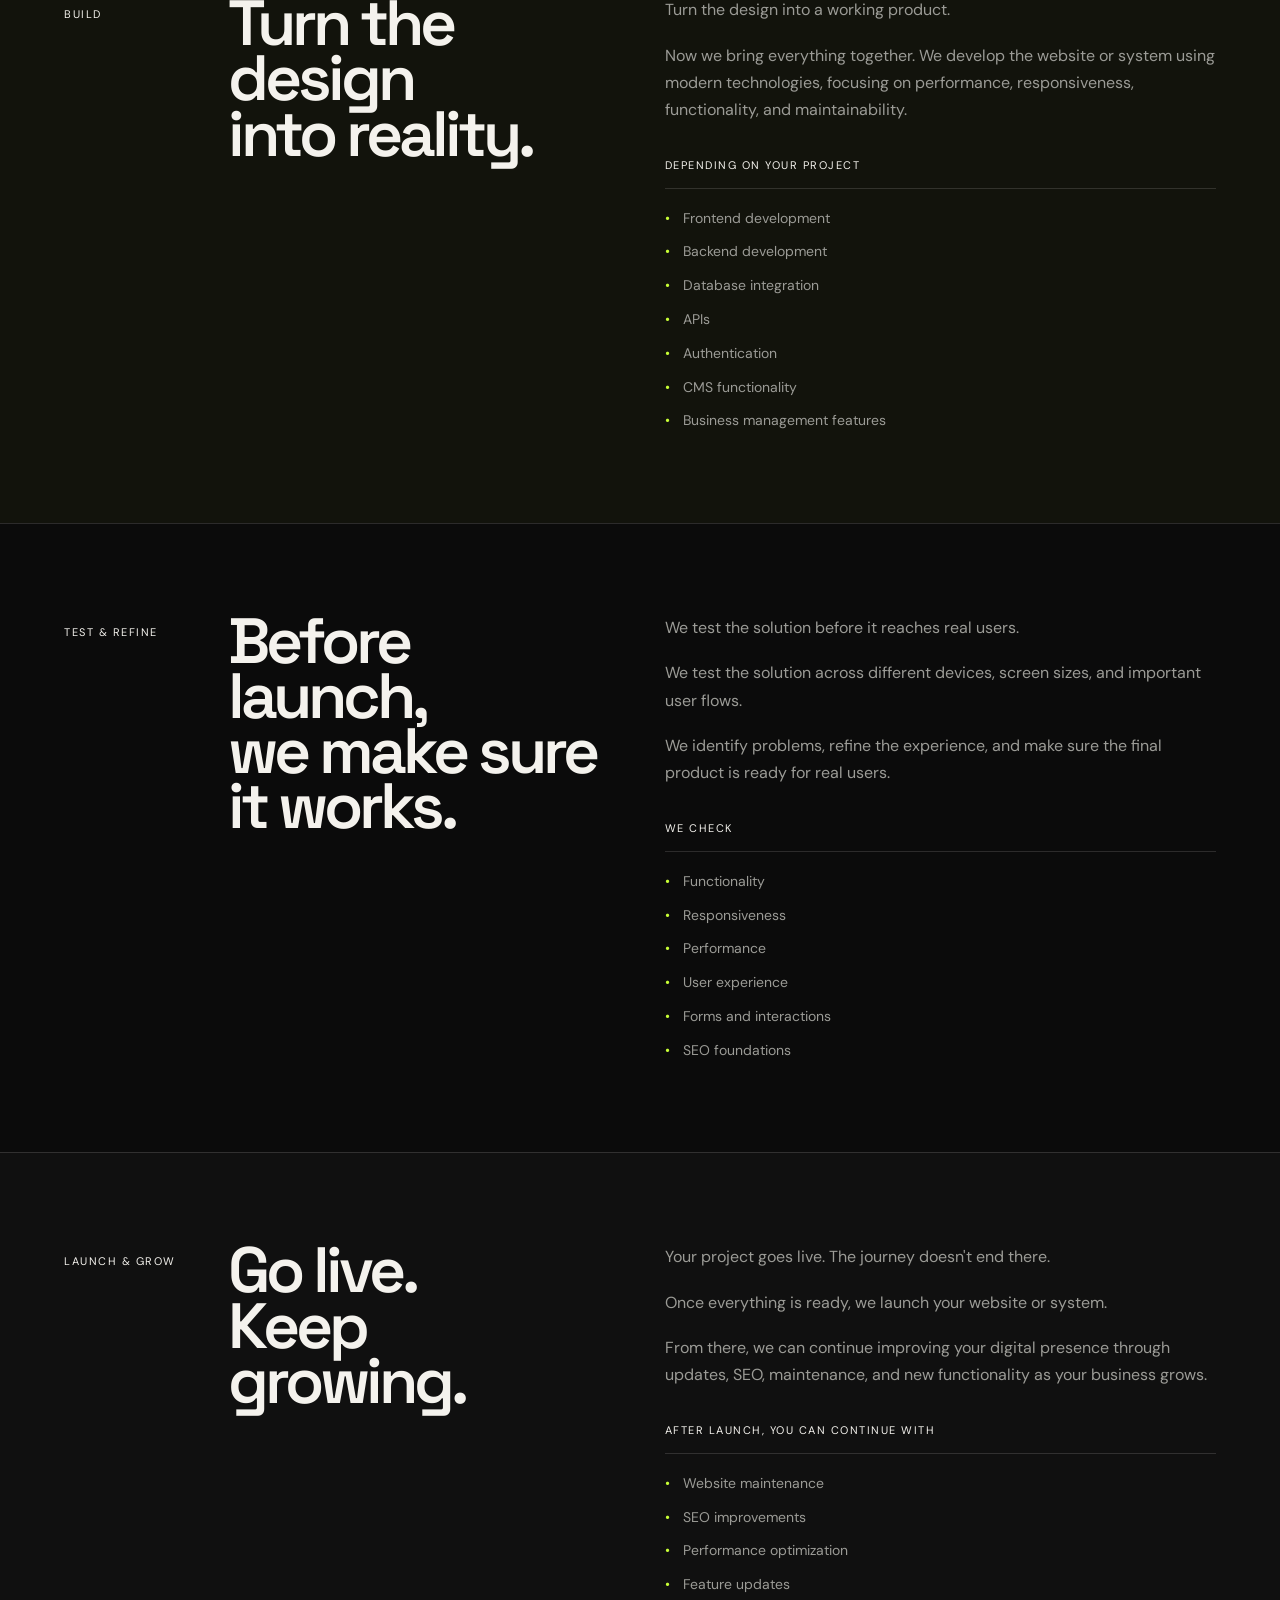
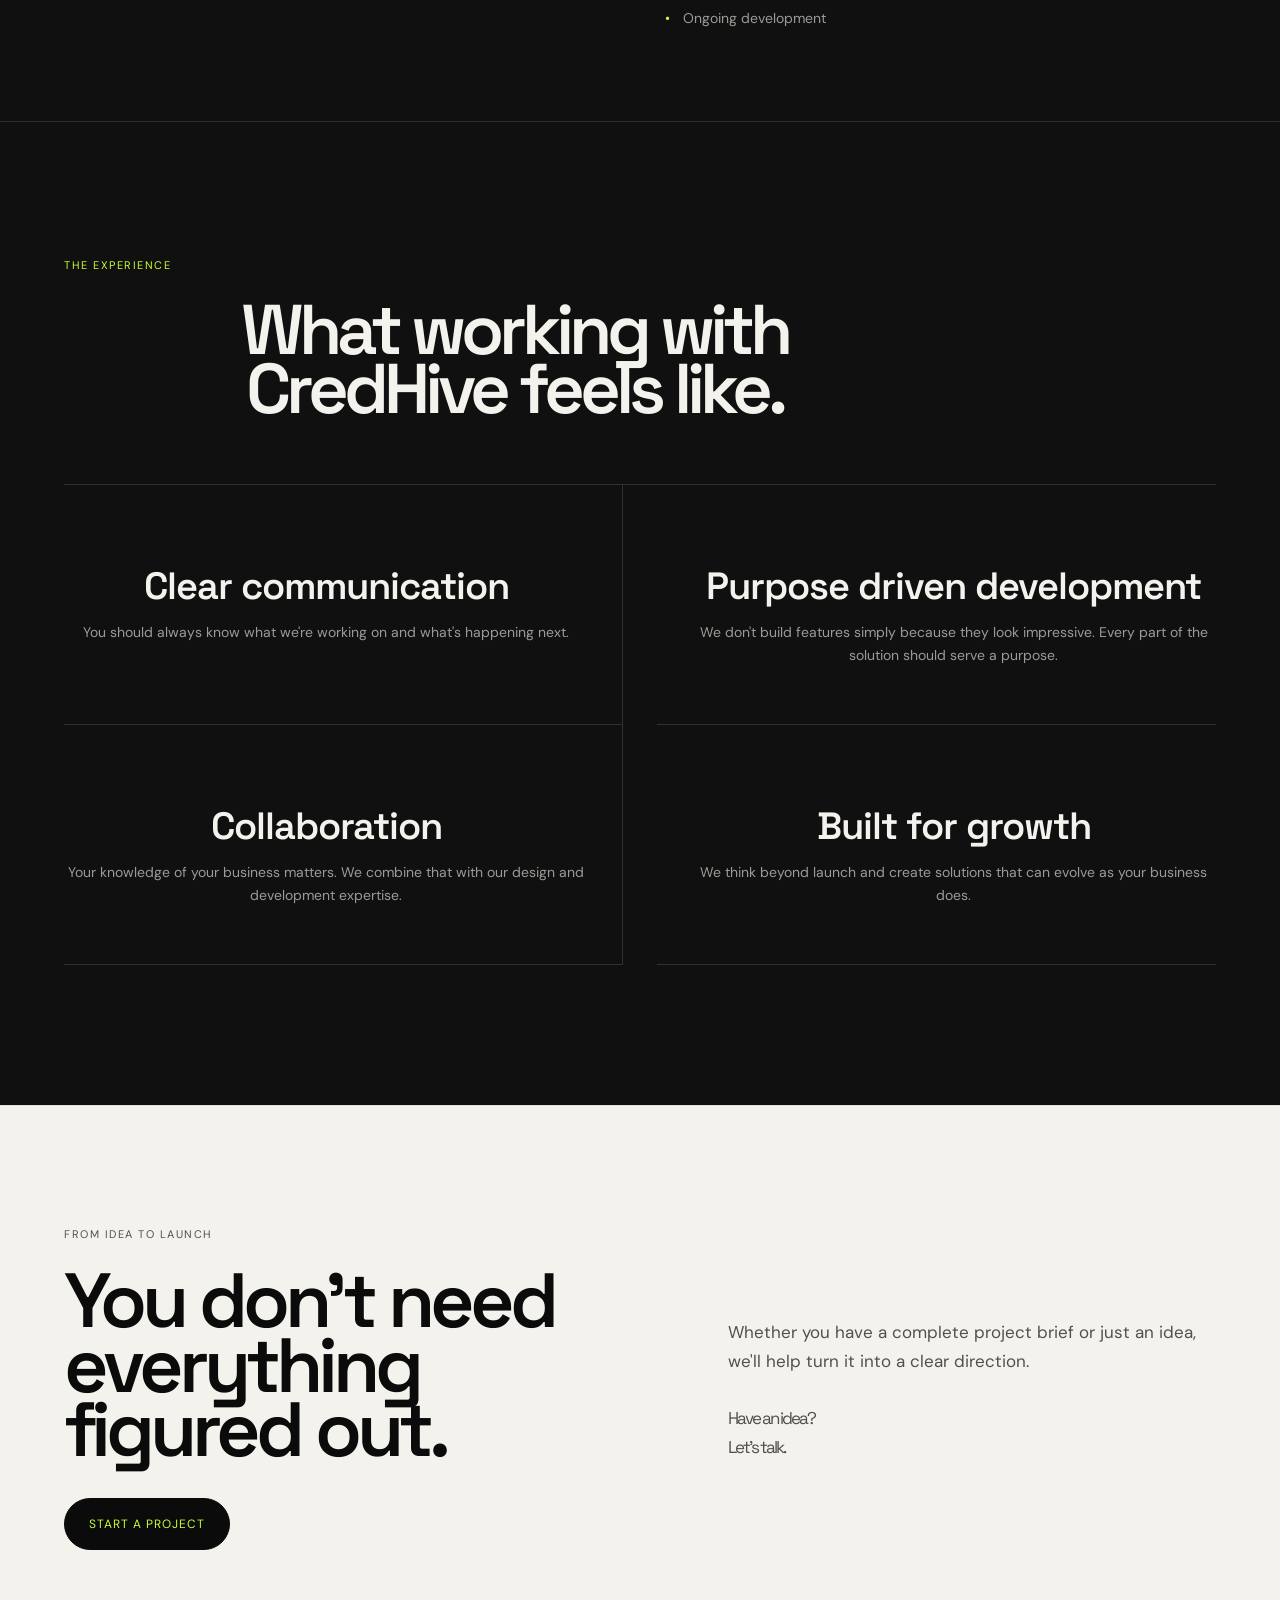
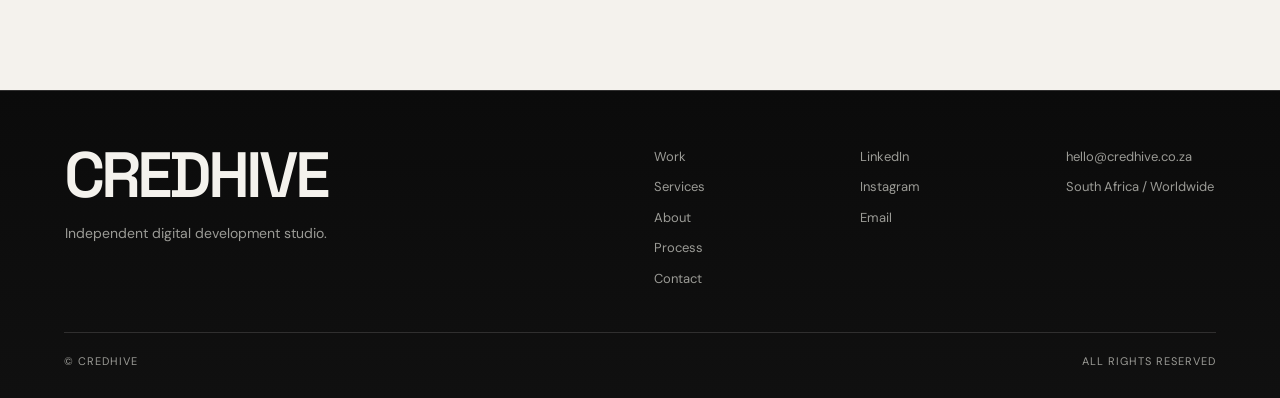
<file: process.html>
<!DOCTYPE html> <html lang="en"> <head> <meta charset="UTF-8"> <meta name="viewport" content="width=device-width, initial-scale=1.0" > <title>CREDHIVE® — Process</title>
<meta
name="description"
content="Discover how CredHive turns ideas into digital solutions through a clear, collaborative, and focused process.">

<link rel="preconnect" href="https://fonts.googleapis.com"> 
<link rel="preconnect" href="https://fonts.gstatic.com" crossorigin> 
<link href="https://fonts.googleapis.com/css2?family=DM+Sans:wght@400;500;600;700&family=Space+Grotesk:wght@400;500;600;700&display=swap" rel="stylesheet" > 
<link rel="stylesheet" href="style.css"> <link rel="icon" type="image/png" href="favicon.png">
</head> 
<body> 
    <!-- ========================= NAVIGATION ========================== -->
<header class="site-header">
  <nav class="navbar">
    <div class="nav-group nav-left">
      <a href="work.html">Work</a>
      <a href="services.html">Services</a>
    </div>

    <a href="index.html" class="logo" aria-label="CREDHIVE Studio Home">
      CREDHIVE
      <span>STUDIO</span>
    </a>

    <div class="nav-group nav-right">
      <a href="about.html">About</a>
      <a href="process.html" class="active">Process</a>
      <a href="contact.html">Contact</a>
    </div>

    <button class="menu" id="menu" type="button" aria-label="Open menu" aria-expanded="false">
      <span></span>
      <span></span>
    </button>
  </nav>

  <div class="mobile-menu" id="navLinks" aria-hidden="true">
    <div class="mobile-menu-inner">
      <div class="mobile-label">Navigation</div>

      <div class="mobile-links">
        <a href="work.html"><span>Work</span></a>
        <a href="services.html"><span>Services</span></a>
        <a href="about.html"><span>About</span></a>
        <a href="process.html"><span>Process</span></a>
        <a href="contact.html"><span>Contact</span></a>
      </div>

      <div class="mobile-footer">
        <span>CREDHIVE® STUDIO</span>
        <span>Digital Development</span>
      </div>
    </div>
  </div>
</header> <!-- ===================================================== MAIN ====================================================== --> <main>
<!-- ===================================================
     PROCESS HERO
==================================================== -->

<section class="process-page-hero">

  <div class="process-page-eyebrow">
    CredHive / Our Process
  </div>


  <h1 class="process-page-title">

    How we turn
    <br>
    ideas into
    <br>
    digital solutions.

  </h1>


  <div class="process-page-hero-bottom">

    <p>
      A clear process makes better projects.
      From the first conversation to launch,
      CredHive keeps the process straightforward,
      collaborative, and focused on building
      something that works for your business.
    </p>


    <a
      href="index.html#contact"
      class="process-page-button"
    >
      Start a Project
</a>

  </div>


  <div class="process-page-scroll">

    <span>
      06 STEPS
    </span>

    <span>
      SCROLL TO EXPLORE 
    </span>

  </div>

</section>



<!-- ===================================================
     PROCESS INTRO
==================================================== -->

<section class="process-page-intro">

  <div class="process-page-label">
    Our Process
  </div>


  <div class="process-page-intro-grid">

    <h2>
      From idea
      <br>
      to launch.
    </h2>


    <p>
      Every project is different, but the way we approach
      the work remains simple. We understand the problem,
      create a clear direction, build the solution, and
      refine it until it's ready for the real world.
    </p>

  </div>

</section>





<section class="process-step">

  <div class="process-step-header">
<span class="process-step-label">
      Discover
    </span>

  </div>


  <div class="process-step-grid">

    <h2>
      First,
      <br>
      we understand.
    </h2>


    <div class="process-step-content">

      <p class="process-step-lead">
        Every project starts with a conversation.
      </p>


      <p>
        We learn about your business, your goals,
        your customers, and what you're trying to
        achieve.
      </p>


      <p>
        If you're solving a specific business problem,
        we'll identify it before deciding on a solution.
      </p>


      <div class="process-checklist-title">
        We look at
      </div>


      <ul class="process-checklist">

        <li>Your business and goals</li>

        <li>Your target audience</li>

        <li>Your current digital presence</li>

        <li>Your challenges</li>

        <li>Project requirements</li>

      </ul>

    </div>

  </div>

</section>





<section class="process-step process-step-light">

  <div class="process-step-header">
<span class="process-step-label">
      Plan
    </span>

  </div>


  <div class="process-step-grid">

    <h2>
      Turn the idea
      <br>
      into direction.
    </h2>


    <div class="process-step-content">

      <p class="process-step-lead">
        Once we understand what you need,
        we define the project.
      </p>


      <p>
        We'll establish the structure, features,
        priorities, timeline, and overall direction
        before development begins.
      </p>


      <div class="process-checklist-title">
        You'll get
      </div>


      <ul class="process-checklist">

        <li>Project scope</li>

        <li>Site or system structure</li>

        <li>Feature requirements</li>

        <li>Project timeline</li>

        <li>Development plan</li>

      </ul>

    </div>

  </div>

</section>





<section class="process-step">

  <div class="process-step-header">
<span class="process-step-label">
      Design
    </span>

  </div>


  <div class="process-step-grid">

    <h2>
      Give the solution
      <br>
      a clear identity.
    </h2>


    <div class="process-step-content">

      <p class="process-step-lead">
        Before we build, we create the visual direction.
      </p>


      <p>
        We focus on creating an interface that reflects
        your business while making the experience simple
        and intuitive for your users.
      </p>


      <div class="process-checklist-title">
        The design process includes
      </div>


      <ul class="process-checklist">

        <li>Layout and structure</li>

        <li>UI design</li>

        <li>User experience</li>

        <li>Responsive design</li>

        <li>Brand consistency</li>

      </ul>

    </div>

  </div>

</section>





<section class="process-step process-step-accent">

  <div class="process-step-header">
<span class="process-step-label">
      Build
    </span>

  </div>


  <div class="process-step-grid">

    <h2>
      Turn the design
      <br>
      into reality.
    </h2>


    <div class="process-step-content">

      <p class="process-step-lead">
        Turn the design into a working product.
      </p>


      <p>
        Now we bring everything together.
        We develop the website or system using
        modern technologies, focusing on performance,
        responsiveness, functionality, and
        maintainability.
      </p>


      <div class="process-checklist-title">
        Depending on your project
      </div>


      <ul class="process-checklist">

        <li>Frontend development</li>

        <li>Backend development</li>

        <li>Database integration</li>

        <li>APIs</li>

        <li>Authentication</li>

        <li>CMS functionality</li>

        <li>Business management features</li>

      </ul>

    </div>

  </div>

</section>





<section class="process-step">

  <div class="process-step-header">
<span class="process-step-label">
      Test & Refine
    </span>

  </div>


  <div class="process-step-grid">

    <h2>
      Before launch,
      <br>
      we make sure it works.
    </h2>


    <div class="process-step-content">

      <p class="process-step-lead">
        We test the solution before it reaches
        real users.
      </p>


      <p>
        We test the solution across different devices,
        screen sizes, and important user flows.
      </p>


      <p>
        We identify problems, refine the experience,
        and make sure the final product is ready for
        real users.
      </p>


      <div class="process-checklist-title">
        We check
      </div>


      <ul class="process-checklist">

        <li>Functionality</li>

        <li>Responsiveness</li>

        <li>Performance</li>

        <li>User experience</li>

        <li>Forms and interactions</li>

        <li>SEO foundations</li>

      </ul>

    </div>

  </div>

</section>





<section class="process-step process-step-dark">

  <div class="process-step-header">
<span class="process-step-label">
      Launch & Grow
    </span>

  </div>


  <div class="process-step-grid">

    <h2>
      Go live.
      <br>
      Keep growing.
    </h2>


    <div class="process-step-content">

      <p class="process-step-lead">
        Your project goes live.
        The journey doesn't end there.
      </p>


      <p>
        Once everything is ready, we launch your
        website or system.
      </p>


      <p>
        From there, we can continue improving your
        digital presence through updates, SEO,
        maintenance, and new functionality as
        your business grows.
      </p>


      <div class="process-checklist-title">
        After launch, you can continue with
      </div>


      <ul class="process-checklist">

        <li>Website maintenance</li>

        <li>SEO improvements</li>

        <li>Performance optimization</li>

        <li>Feature updates</li>

        <li>Ongoing development</li>

      </ul>

    </div>

  </div>

</section>



<!-- ===================================================
     WORKING WITH CREDHIVE
==================================================== -->

<section class="process-experience">

  <div class="process-page-label">
    The Experience
  </div>


  <h2>
    What working with
    <br>
    CredHive feels like.
  </h2>


  <div class="process-experience-grid">


    <article class="process-experience-card">
<h3>
        Clear communication
      </h3>

      <p>
        You should always know what we're working on
        and what's happening next.
      </p>

    </article>


    <article class="process-experience-card">
<h3>
        Purpose driven development
      </h3>

      <p>
        We don't build features simply because they
        look impressive. Every part of the solution
        should serve a purpose.
      </p>

    </article>


    <article class="process-experience-card">
<h3>
        Collaboration
      </h3>

      <p>
        Your knowledge of your business matters.
        We combine that with our design and
        development expertise.
      </p>

    </article>


    <article class="process-experience-card">
<h3>
        Built for growth
      </h3>

      <p>
        We think beyond launch and create solutions
        that can evolve as your business does.
      </p>

    </article>


  </div>

</section>



<!-- ===================================================
     FINAL MESSAGE
==================================================== -->

<section class="process-final">

  <div class="process-final-label">
    From Idea To Launch
  </div>


  <div class="process-final-grid">

    <h2>
      You don't need
      <br>
      everything figured out.
    </h2>


    <div>

      <p>
        Whether you have a complete project brief or
        just an idea, we'll help turn it into a
        clear direction.
      </p>


      <p class="process-final-question">
        Have an idea?
        <br>
        Let's talk.
      </p>

    </div>

  </div>


  <a
    href="index.html#contact"
    class="process-final-button"
  >
    Start a Project
</a>

</section>

</main>
<footer class="site-footer">
  <div class="site-footer-inner">
    <div class="footer-brand">
      <a href="index.html" class="footer-logo">CREDHIVE</a>
      <p>Independent digital development studio.</p>
    </div>

    <div class="footer-columns">
      <div class="footer-column">
<a href="work.html">Work</a>
        <a href="services.html">Services</a>
        <a href="about.html">About</a>
        <a href="process.html">Process</a>
        <a href="contact.html">Contact</a>
      </div>

      <div class="footer-column">
<a href="https://www.linkedin.com" target="_blank" rel="noreferrer">LinkedIn</a>
        <a href="https://www.instagram.com" target="_blank" rel="noreferrer">Instagram</a>
        <a href="mailto:hello@credhive.co.za">Email</a>
      </div>

      <div class="footer-column">
<a href="mailto:hello@credhive.co.za">hello@credhive.co.za</a>
        <span>South Africa / Worldwide</span>
      </div>
    </div>
  </div>

  <div class="footer-bottom">
    <span>© CREDHIVE</span>
    <span>All rights reserved</span>
  </div>
</footer><script src="script.js"></script> 
</body> 
</html>
</file>
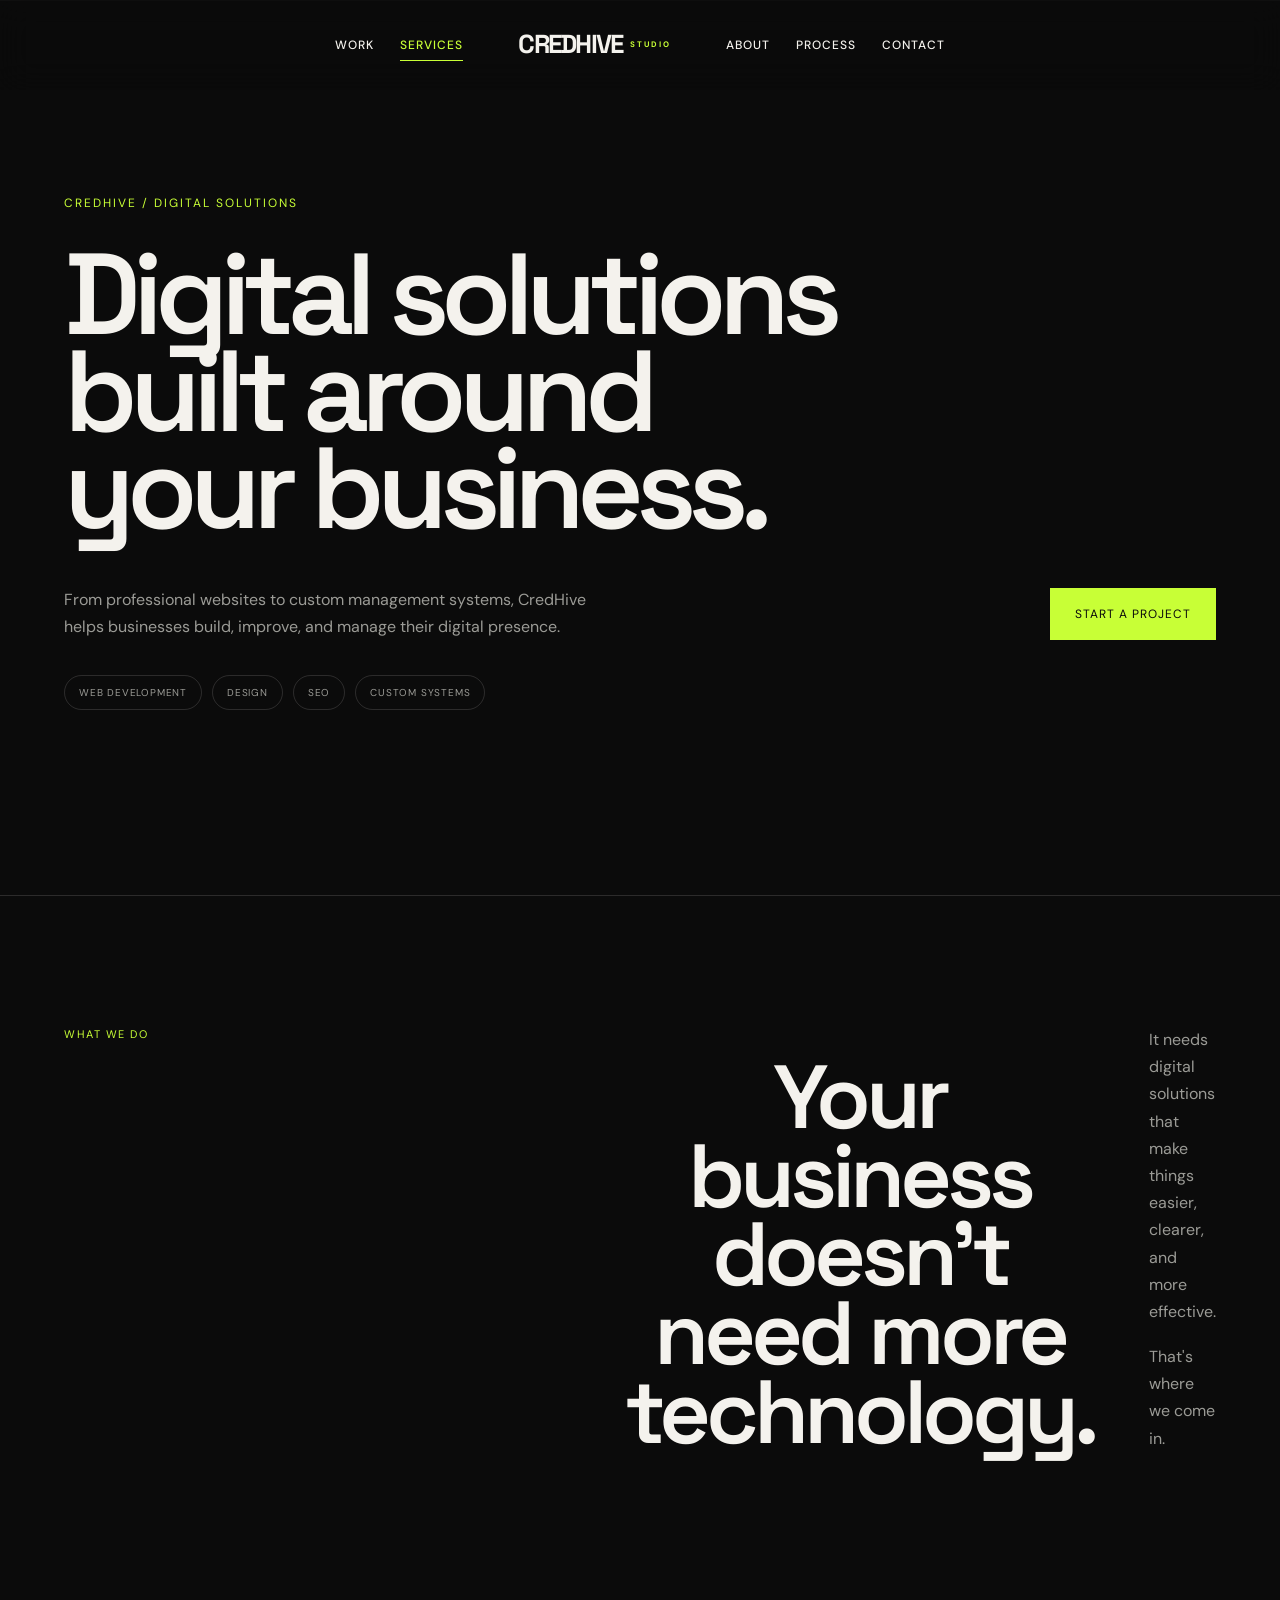
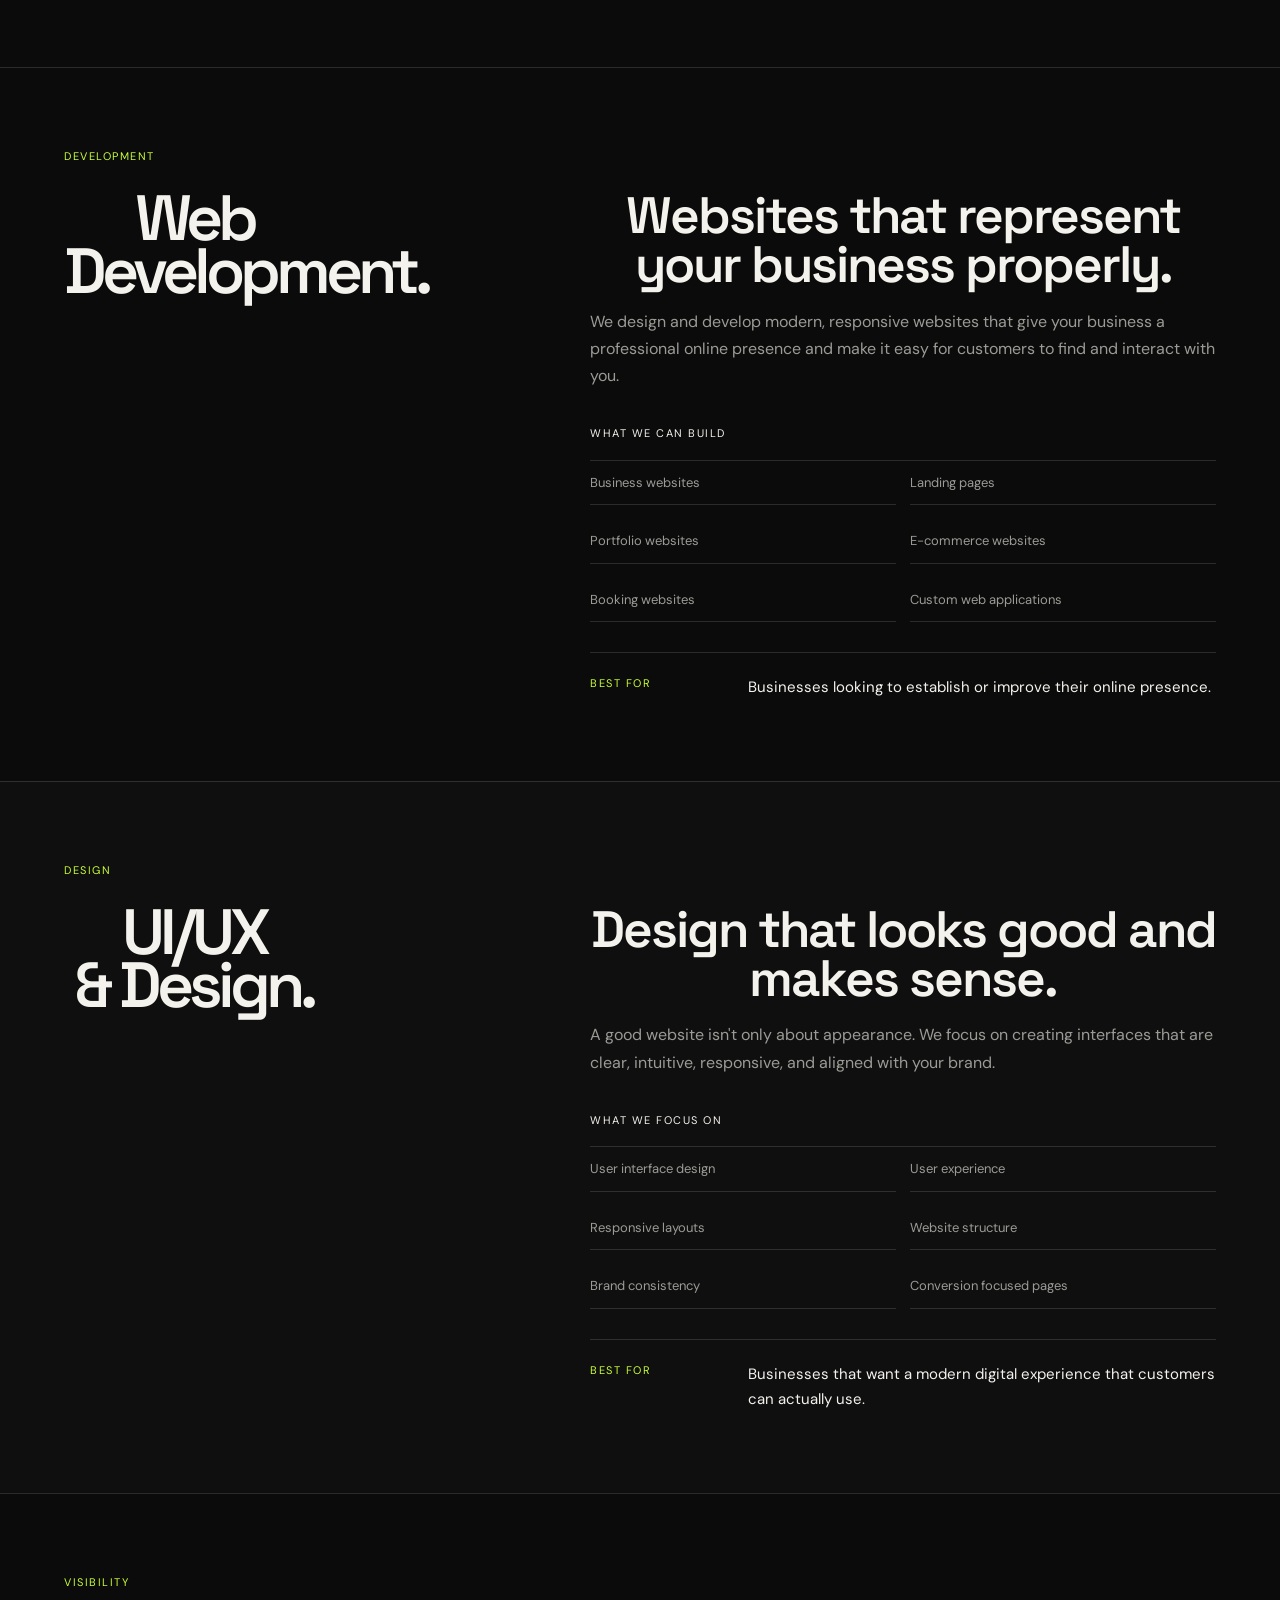
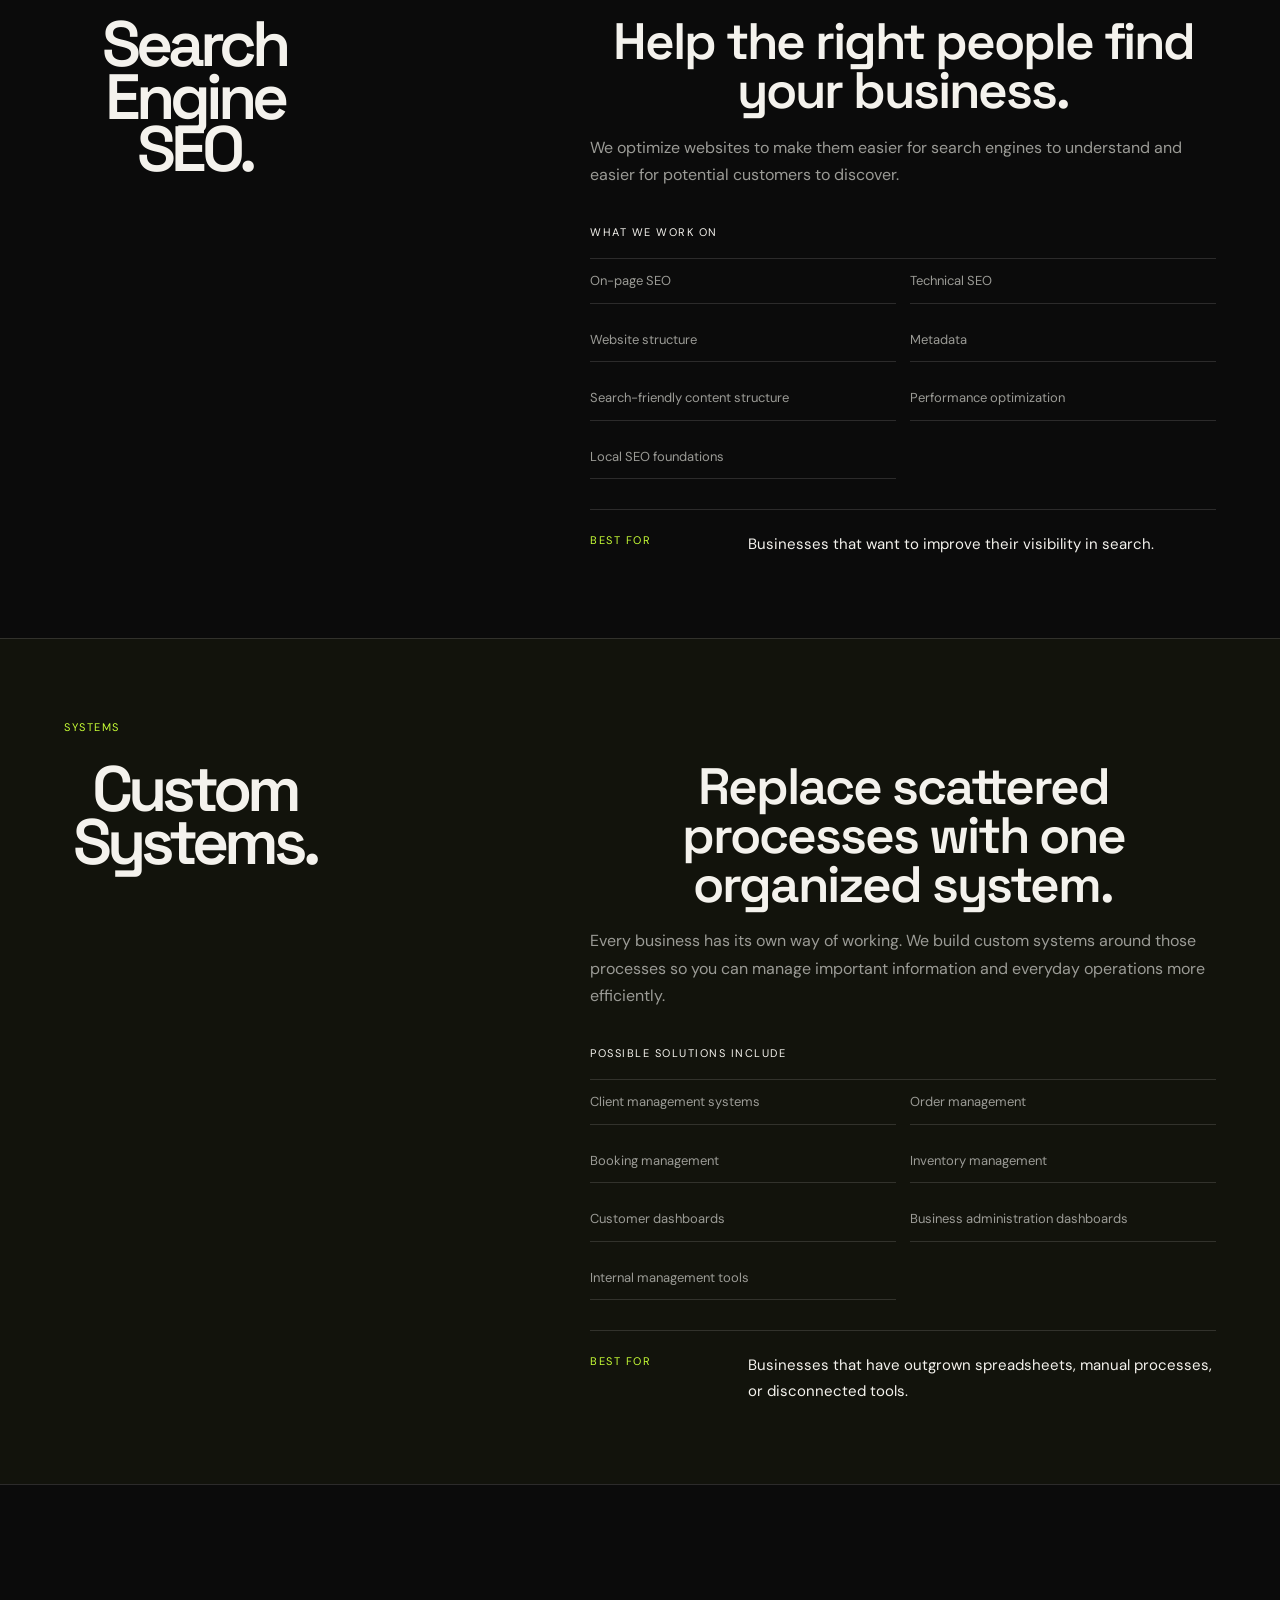
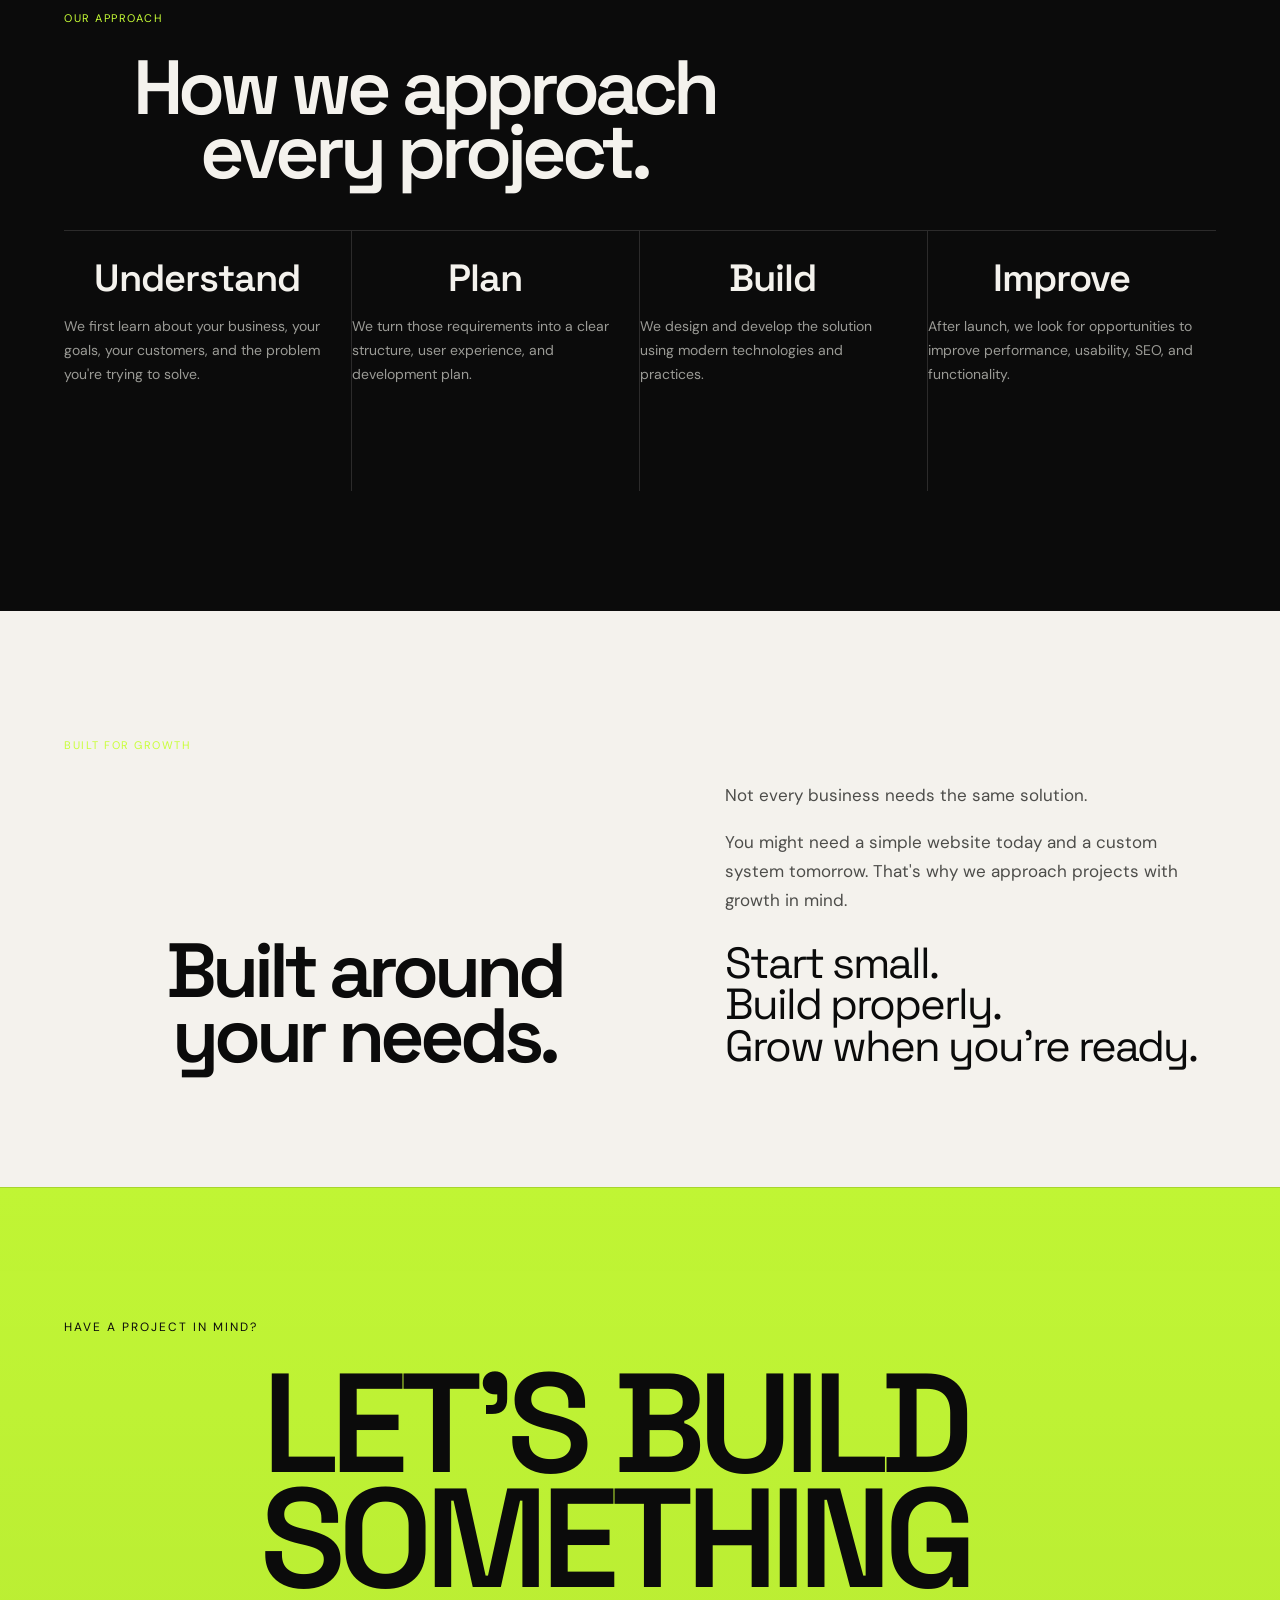
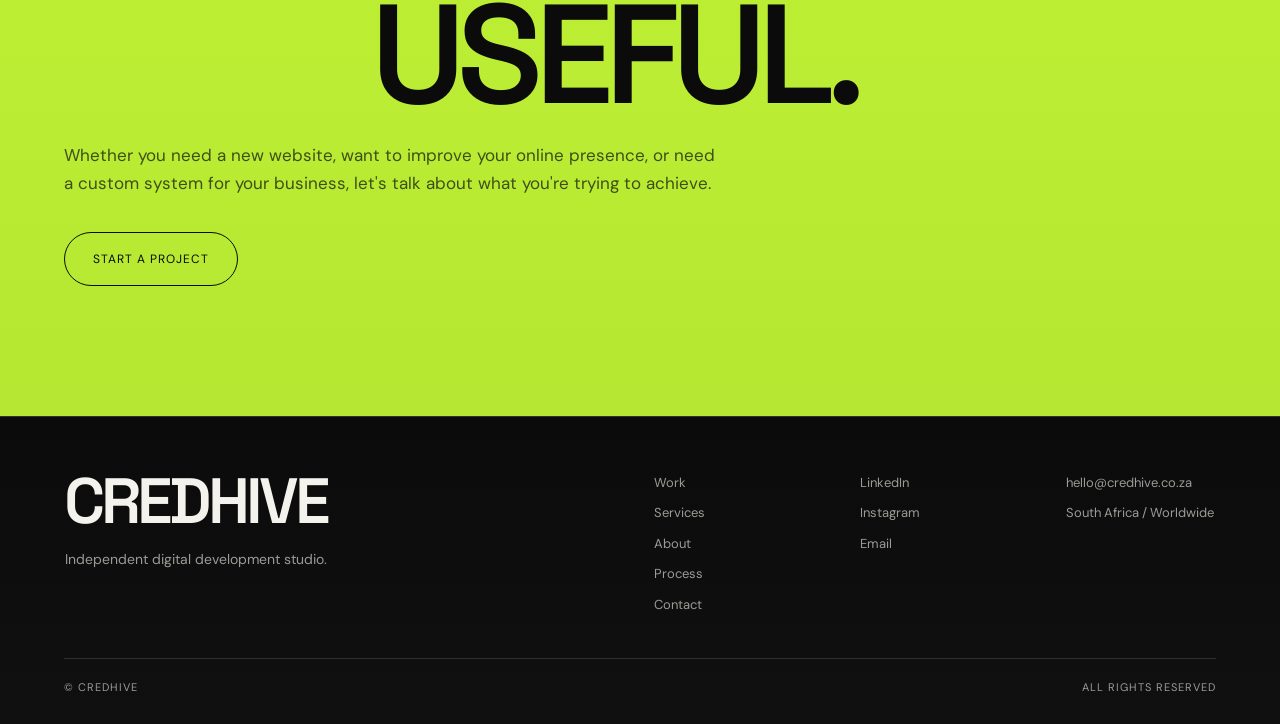
<file: services.html>
<!DOCTYPE html> <html lang="en"> <head> <meta charset="UTF-8"> <meta name="viewport" content="width=device-width, initial-scale=1.0"> <title>CREDHIVE® — Services</title>
<meta
name="description"
content="CredHive builds digital solutions around your business — web development, UI/UX design, SEO, and custom management systems;">
<link rel="preconnect" href="https://fonts.googleapis.com"> 
<link rel="preconnect" href="https://fonts.gstatic.com" crossorigin> 
<link href="https://fonts.googleapis.com/css2?family=DM+Sans:wght@400;500;600;700&family=Space+Grotesk:wght@400;500;600;700&display=swap" rel="stylesheet" > 
<link rel="stylesheet" href="style.css"> <link rel="icon" type="image/png" href="favicon.png">
</head> 
<body> 
    <!-- ========================= NAVIGATION ========================== -->
<header class="site-header">
  <nav class="navbar">
    <div class="nav-group nav-left">
      <a href="work.html">Work</a>
      <a href="services.html" class="active">Services</a>
    </div>

    <a href="index.html" class="logo" aria-label="CREDHIVE Studio Home">
      CREDHIVE
      <span>STUDIO</span>
    </a>

    <div class="nav-group nav-right">
      <a href="about.html">About</a>
      <a href="process.html">Process</a>
      <a href="contact.html">Contact</a>
    </div>

    <button class="menu" id="menu" type="button" aria-label="Open menu" aria-expanded="false">
      <span></span>
      <span></span>
    </button>
  </nav>

  <div class="mobile-menu" id="navLinks" aria-hidden="true">
    <div class="mobile-menu-inner">
      <div class="mobile-label">Navigation</div>

      <div class="mobile-links">
        <a href="work.html"><span>Work</span></a>
        <a href="services.html"><span>Services</span></a>
        <a href="about.html"><span>About</span></a>
        <a href="process.html"><span>Process</span></a>
        <a href="contact.html"><span>Contact</span></a>
      </div>

      <div class="mobile-footer">
        <span>CREDHIVE® STUDIO</span>
        <span>Digital Development</span>
      </div>
    </div>
  </div>
</header> <!-- ===================================================== MAIN ====================================================== --> <main>
<!-- ===================================================
     SERVICES HERO
==================================================== -->

<section class="services-page-hero">

  <div class="services-page-eyebrow">
    CredHive / Digital Solutions
  </div>


  <h1 class="services-page-title">
    Digital solutions
    <br>
    built around
    <br>
    your business.
  </h1>


  <div class="services-page-hero-bottom">

    <p>
      From professional websites to custom management
      systems, CredHive helps businesses build, improve,
      and manage their digital presence.
    </p>


    <a
      href="index.html#contact"
      class="services-page-button"
    >
      Start a Project
</a>

  </div>


  <div class="services-page-tags">

    <span>Web Development</span>
    <span>Design</span>
    <span>SEO</span>
    <span>Custom Systems</span>

  </div>

</section>



<!-- ===================================================
     INTRO
==================================================== -->

<section class="services-intro">

  <div class="services-page-label">
    What We Do
  </div>


  <div class="services-intro-content">

    <h2>
      Your business doesn't
      <br>
      need more technology.
    </h2>


    <div class="services-intro-text">

      <p>
        It needs digital solutions that make things
        easier, clearer, and more effective.
      </p>

      <p>
        That's where we come in.
      </p>

    </div>

  </div>

</section>





<section class="service-detail">

  <div class="service-detail-top">

    <div class="service-detail-category">
      Development
    </div>

  </div>


  <div class="service-detail-grid">

    <div>

      <h2 class="service-detail-title">
        Web
        <br>
        Development.
      </h2>

    </div>


    <div class="service-detail-content">

      <h3>
        Websites that represent
        your business properly.
      </h3>


      <p>
        We design and develop modern, responsive
        websites that give your business a professional
        online presence and make it easy for customers
        to find and interact with you.
      </p>


      <div class="service-detail-list-title">
        What we can build
      </div>


      <div class="service-options">

        <span>Business websites</span>
        <span>Landing pages</span>
        <span>Portfolio websites</span>
        <span>E-commerce websites</span>
        <span>Booking websites</span>
        <span>Custom web applications</span>

      </div>


      <div class="service-best-for">

        <span>Best for</span>

        <p>
          Businesses looking to establish or improve
          their online presence.
        </p>

      </div>

    </div>

  </div>

</section>





<section class="service-detail service-detail-light">

  <div class="service-detail-top">

    <div class="service-detail-category">
      Design
    </div>

  </div>


  <div class="service-detail-grid">

    <div>

      <h2 class="service-detail-title">
        UI/UX
        <br>
        & Design.
      </h2>

    </div>


    <div class="service-detail-content">

      <h3>
        Design that looks good
        and makes sense.
      </h3>


      <p>
        A good website isn't only about appearance.
        We focus on creating interfaces that are clear,
        intuitive, responsive, and aligned with your brand.
      </p>


      <div class="service-detail-list-title">
        What we focus on
      </div>


      <div class="service-options">

        <span>User interface design</span>
        <span>User experience</span>
        <span>Responsive layouts</span>
        <span>Website structure</span>
        <span>Brand consistency</span>
        <span>Conversion focused pages</span>

      </div>


      <div class="service-best-for">

        <span>Best for</span>

        <p>
          Businesses that want a modern digital
          experience that customers can actually use.
        </p>

      </div>

    </div>

  </div>

</section>





<section class="service-detail">

  <div class="service-detail-top">

    <div class="service-detail-category">
      Visibility
    </div>

  </div>


  <div class="service-detail-grid">

    <div>

      <h2 class="service-detail-title">
        Search
        <br>
        Engine SEO.
      </h2>

    </div>


    <div class="service-detail-content">

      <h3>
        Help the right people
        find your business.
      </h3>


      <p>
        We optimize websites to make them easier for
        search engines to understand and easier for
        potential customers to discover.
      </p>


      <div class="service-detail-list-title">
        What we work on
      </div>


      <div class="service-options">

        <span>On-page SEO</span>
        <span>Technical SEO</span>
        <span>Website structure</span>
        <span>Metadata</span>
        <span>Search-friendly content structure</span>
        <span>Performance optimization</span>
        <span>Local SEO foundations</span>

      </div>


      <div class="service-best-for">

        <span>Best for</span>

        <p>
          Businesses that want to improve their
          visibility in search.
        </p>

      </div>

    </div>

  </div>

</section>





<section class="service-detail service-detail-accent">

  <div class="service-detail-top">

    <div class="service-detail-category">
      Systems
    </div>

  </div>


  <div class="service-detail-grid">

    <div>

      <h2 class="service-detail-title">
        Custom
        <br>
        Systems.
      </h2>

    </div>


    <div class="service-detail-content">

      <h3>
        Replace scattered processes
        with one organized system.
      </h3>


      <p>
        Every business has its own way of working.
        We build custom systems around those processes
        so you can manage important information and
        everyday operations more efficiently.
      </p>


      <div class="service-detail-list-title">
        Possible solutions include
      </div>


      <div class="service-options">

        <span>Client management systems</span>
        <span>Order management</span>
        <span>Booking management</span>
        <span>Inventory management</span>
        <span>Customer dashboards</span>
        <span>Business administration dashboards</span>
        <span>Internal management tools</span>

      </div>


      <div class="service-best-for">

        <span>Best for</span>

        <p>
          Businesses that have outgrown spreadsheets,
          manual processes, or disconnected tools.
        </p>

      </div>

    </div>

  </div>

</section>



<!-- ===================================================
     PROCESS
==================================================== -->

<section class="services-process">

  <div class="services-page-label">
    Our Approach
  </div>


  <h2 class="services-process-title">
    How we approach
    <br>
    every project.
  </h2>


  <div class="services-process-grid">


    <article class="services-process-card">

      <h3>
        Understand
      </h3>

      <p>
        We first learn about your business, your goals,
        your customers, and the problem you're trying
        to solve.
      </p>

    </article>


    <article class="services-process-card">

      <h3>
        Plan
      </h3>

      <p>
        We turn those requirements into a clear
        structure, user experience, and development plan.
      </p>

    </article>


    <article class="services-process-card">

      <h3>
        Build
      </h3>

      <p>
        We design and develop the solution using
        modern technologies and practices.
      </p>

    </article>


    <article class="services-process-card">

      <h3>
        Improve
      </h3>

      <p>
        After launch, we look for opportunities to
        improve performance, usability, SEO,
        and functionality.
      </p>

    </article>


  </div>

</section>



<!-- ===================================================
     FLEXIBILITY
==================================================== -->

<section class="services-growth">

  <div class="services-page-label">
    Built For Growth
  </div>


  <div class="services-growth-grid">

    <h2>
      Built around
      <br>
      your needs.
    </h2>


    <div class="services-growth-content">

      <p>
        Not every business needs the same solution.
      </p>

      <p>
        You might need a simple website today and a
        custom system tomorrow. That's why we approach
        projects with growth in mind.
      </p>

      <div class="services-growth-statement">
        Start small.
        <br>
        Build properly.
        <br>
        Grow when you're ready.
      </div>

    </div>

  </div>

</section>



<!-- ===================================================
     FINAL CTA
==================================================== -->

<section class="services-final-cta">

  <div class="services-final-small">
    Have a project in mind?
  </div>


  <h2>
    LET'S BUILD
    <br>
    SOMETHING
    <br>
    USEFUL.
  </h2>


  <p>
    Whether you need a new website, want to improve
    your online presence, or need a custom system for
    your business, let's talk about what you're trying
    to achieve.
  </p>


  <a
    href="index.html#contact"
    class="services-final-button"
  >
    Start a Project
</a>

</section>

</main>
<footer class="site-footer">
  <div class="site-footer-inner">
    <div class="footer-brand">
      <a href="index.html" class="footer-logo">CREDHIVE</a>
      <p>Independent digital development studio.</p>
    </div>

    <div class="footer-columns">
      <div class="footer-column">
<a href="work.html">Work</a>
        <a href="services.html">Services</a>
        <a href="about.html">About</a>
        <a href="process.html">Process</a>
        <a href="contact.html">Contact</a>
      </div>

      <div class="footer-column">
<a href="https://www.linkedin.com" target="_blank" rel="noreferrer">LinkedIn</a>
        <a href="https://www.instagram.com" target="_blank" rel="noreferrer">Instagram</a>
        <a href="mailto:hello@credhive.co.za">Email</a>
      </div>

      <div class="footer-column">
<a href="mailto:hello@credhive.co.za">hello@credhive.co.za</a>
        <span>South Africa / Worldwide</span>
      </div>
    </div>
  </div>

  <div class="footer-bottom">
    <span>© CREDHIVE</span>
    <span>All rights reserved</span>
  </div>
</footer><script src="script.js"></script> 
</body> 
</html>
</file>
<file: style.css>
/* =========================================================
   CREDHIVE — COMPLETE GLOBAL STYLESHEET
   Pages:
   - index.html
   - about.html
   - work.html
   - services.html
   - process.html
   - contact.html

   Design:
   Dark / Minimal / Editorial / Premium
   Accent: Lime
========================================================= */


/* =========================================================
   01. ROOT / RESET
========================================================= */

:root {
  --black: #0b0b0b;
  --black-soft: #111111;
  --black-card: #161616;
  --black-light: #1c1c1c;

  --white: #f4f2ed;
  --white-pure: #ffffff;

  --muted: #9b9b96;
  --muted-dark: #666660;

  --line: rgba(244, 242, 237, 0.14);
  --line-light: rgba(244, 242, 237, 0.08);

  --accent: #c8ff36;
  --accent-dark: #9fcf18;

  --danger: #ff5b5b;
  --success: #c8ff36;

  --max-width: 1800px;

  --nav-height: 90px;

  --ease: cubic-bezier(.2, .8, .2, 1);
  --ease-expo: cubic-bezier(.77, 0, .18, 1);
}


*,
*::before,
*::after {
  margin: 0;
  padding: 0;
  box-sizing: border-box;
}


html {
  scroll-behavior: smooth;
  background: var(--black);
}


body {
  min-height: 100vh;

  background: var(--black);
  color: var(--white);

  font-family: "DM Sans", sans-serif;

  font-size: 16px;
  line-height: 1.5;

  overflow-x: hidden;

  -webkit-font-smoothing: antialiased;
  text-rendering: optimizeLegibility;
}


body.page-hidden {
  pointer-events: none;
}


::selection {
  background: var(--accent);
  color: var(--black);
}


img {
  width: 100%;
  max-width: 100%;
  display: block;
}


button,
input,
textarea,
select {
  font: inherit;
}


button {
  cursor: pointer;
}


a {
  color: inherit;
  text-decoration: none;
}


ul,
ol {
  list-style: none;
}


h1,
h2,
h3,
h4,
h5,
h6,
p {
  margin: 0;
}


h2,
h3 {
  text-align: center;
}


button:focus-visible,
a:focus-visible,
input:focus-visible,
textarea:focus-visible,
select:focus-visible {
  outline: 2px solid var(--accent);
  outline-offset: 4px;
}


/* =========================================================
   02. GLOBAL UTILITIES
========================================================= */

.container {
  width: min(
    calc(100% - 10vw),
    var(--max-width)
  );

  margin-inline: auto;
}


.muted {
  color: var(--muted);
}


.accent {
  color: var(--accent);
}


.uppercase {
  text-transform: uppercase;
}


.no-scroll {
  overflow: hidden;
}

main {
  background: var(--black);
}

section {
  position: relative;
  overflow: hidden;
}

h1,
h2,
h3,
h4,
h5,
h6 {
  font-weight: 600;
  letter-spacing: -0.06em;
}

p {
  color: var(--muted);
  line-height: 1.7;
}

.section-label,
.eyebrow,
.work-eyebrow,
.about-page-eyebrow,
.process-page-eyebrow,
.contact-page-eyebrow {
  color: var(--accent);
  font-size: 11px;
  text-transform: uppercase;
  letter-spacing: 1.8px;
}


/* =========================================================
   03. NAVIGATION
========================================================= */

.navbar {
  position: fixed;

  top: 0;
  left: 0;

  width: 100%;
  height: var(--nav-height);

  display: flex;
  align-items: center;
  justify-content: center;

  z-index: 1000;

  background: rgba(11, 11, 11, .72);

  backdrop-filter: blur(16px);
  -webkit-backdrop-filter: blur(16px);

  border-bottom: 1px solid transparent;

  transition:
    height .4s ease,
    background .4s ease,
    border-color .4s ease,
    transform .45s var(--ease-expo);
}


.navbar.scrolled {
  height: 72px;

  background: rgba(11, 11, 11, .94);

  border-bottom-color: var(--line-light);
}


.navbar.nav-hidden {
  transform: translateY(-100%);
}


.nav-group {
  display: flex;
  align-items: center;
  gap: 26px;
}


.nav-left {
  margin-right: 55px;
}


.nav-right {
  margin-left: 55px;
}


.navbar .nav-group a {
  position: relative;

  color: var(--white);

  font-size: 12px;
  font-weight: 500;

  text-transform: uppercase;
  letter-spacing: 1px;

  transition:
    color .3s ease;
}


.navbar .nav-group a::after {
  content: "";

  position: absolute;

  left: 0;
  bottom: -7px;

  width: 0;
  height: 1px;

  background: var(--accent);

  transition: width .3s ease;
}


.navbar .nav-group a:hover,
.navbar .nav-group a.active {
  color: var(--accent);
}


.navbar .nav-group a:hover::after,
.navbar .nav-group a.active::after {
  width: 100%;
}


/* =========================================================
   LOGO
========================================================= */

.logo {
  position: relative;

  z-index: 1002;

  display: inline-flex;
  align-items: center;

  color: var(--white) !important;

  font-family: "Space Grotesk", sans-serif;

  font-size: 26px !important;
  line-height: .85;

  font-weight: 700 !important;

  letter-spacing: -1.7px !important;

  text-transform: none !important;

  white-space: nowrap;
}


.logo span {
  display: block;

  margin-left: 7px;

  color: var(--accent);

  font-family: "DM Sans", sans-serif;

  font-size: 8px;

  letter-spacing: 2px;
}


/* =========================================================
   HAMBURGER
========================================================= */

.menu {
  display: none;

  position: absolute;

  right: 5vw;

  width: 44px;
  height: 44px;

  align-items: center;
  justify-content: center;

  border: 0;

  background: transparent;

  color: transparent;
  font-size: 0;
  line-height: 1;

  z-index: 1002;

  transition:
    color .3s ease,
    transform .3s ease;
}

.menu::before,
.menu::after {
  content: "";
  position: absolute;
  width: 18px;
  height: 1.5px;
  background: var(--white);
  transition: transform .3s ease, background .3s ease;
}

.menu::before {
  transform: translateY(-5px);
}

.menu::after {
  transform: translateY(5px);
}

.menu[aria-expanded="true"]::before {
  transform: rotate(45deg);
}

.menu[aria-expanded="true"]::after {
  transform: rotate(-45deg);
}

.menu[aria-expanded="true"] {
  background: transparent;
}

.menu[aria-expanded="true"]::before,
.menu[aria-expanded="true"]::after {
  background: var(--accent);
}


.menu:hover {
  color: var(--accent);
}

.menu:hover::before,
.menu:hover::after {
  background: var(--accent);
}


/* =========================================================
   MOBILE MENU
========================================================= */

.mobile-menu {
  display: none;
}


@media (max-width: 800px) {

  .navbar {
    height: 75px;
    padding: 0 5vw;



  .navbar.nav-hidden {
    transform: translateY(0);
  }
    justify-content: center;
    z-index: 1003;
  }


  .navbar.scrolled {
    height: 68px;
  }


  .nav-left,
  .nav-right {
    display: none;
  }


  .logo {
    position: absolute;

    left: 50%;

    transform: translateX(-50%);
  }


  .menu {
    display: flex;
  }


  .mobile-menu {
    display: block;

    position: fixed;

    inset: 0;

    width: 100%;
    height: 100vh;

    background: var(--black);

    transform: translateY(-100%);

    visibility: hidden;

    transition:
      transform .7s var(--ease-expo),
      visibility 0s linear .7s;

    z-index: 1001;
  }


  .mobile-menu.active {
    transform: translateY(0);

    visibility: visible;

    transition:
      transform .7s var(--ease-expo),
      visibility 0s;
  }


  .mobile-menu-inner {
    width: 100%;
    height: 100%;

    padding:
      120px
      5vw
      45px;

    display: flex;

    flex-direction: column;

    justify-content: center;
  }


  .mobile-label {
    color: var(--accent);

    font-size: 10px;

    text-transform: uppercase;

    letter-spacing: 2px;

    margin-bottom: 35px;
  }


  .mobile-menu a {
    display: flex;

    align-items: center;
    justify-content: space-between;

    padding: 18px 0;

    border-bottom: 1px solid var(--line);

    color: var(--white);

    font-family: "Space Grotesk", sans-serif;

    font-size: clamp(38px, 11vw, 68px);

    line-height: .95;

    letter-spacing: -3px;

    transition:
      color .3s ease,
      padding-left .3s ease;
  }


  .mobile-menu a:hover {
    color: var(--accent);

    padding-left: 10px;
  }


  .mobile-menu a span {
    font-family: "DM Sans", sans-serif;

    font-size: 22px;

    letter-spacing: 0;

    transition:
      transform .3s ease;
  }


  .mobile-menu a:hover span {
    transform: translate(6px, -6px);
  }


  body.menu-open {
    overflow: hidden;
  }

}


/* =========================================================
   04. HERO — HOME
========================================================= */

.hero {
  position: relative;

  min-height: 100vh;

  padding:
    150px
    5vw
    60px;

  display: flex;

  flex-direction: column;

  justify-content: space-between;

  overflow: hidden;
}


.hero::before {
  content: "";

  position: absolute;

  top: 20%;
  right: -10%;

  width: 500px;
  height: 500px;

  background: var(--accent);

  opacity: .035;

  filter: blur(120px);

  border-radius: 50%;

  pointer-events: none;
}


.hero-top {
  display: flex;

  align-items: flex-start;

  justify-content: space-between;

  gap: 40px;
}


.eyebrow,
.work-eyebrow,
.about-page-eyebrow {
  color: var(--accent);

  font-size: 12px;

  text-transform: uppercase;

  letter-spacing: 2px;
}


.hero-description {
  max-width: 340px;

  color: var(--muted);

  line-height: 1.7;
}


.hero-title {
  position: relative;

  margin-top: 80px;

  font-family: "Space Grotesk", sans-serif;

  font-size: clamp(
    70px,
    14vw,
    205px
  );

  line-height: .79;

  letter-spacing: -9px;

  text-transform: uppercase;

  font-weight: 600;

  overflow: hidden;
}


.hero-title span {
  display: block;
}


.hero-bottom {
  display: flex;

  align-items: flex-end;

  justify-content: space-between;

  margin-top: 80px;
}


.scroll {
  color: var(--muted);

  font-size: 12px;

  text-transform: uppercase;

  letter-spacing: 1px;
}


.circle-arrow {
  width: 76px;
  height: 76px;

  display: grid;
  place-items: center;

  border: 1px solid var(--line);

  border-radius: 50%;

  color: var(--white);

  font-size: 24px;

  transition:
    background .4s ease,
    color .4s ease,
    transform .4s ease;
}


.circle-arrow:hover {
  background: var(--accent);

  color: var(--black);

  transform: rotate(45deg);
}


/* =========================================================
   05. GENERAL SECTIONS
========================================================= */

section {
  padding:
    130px
    5vw;
  border-top: 1px solid var(--line);
}

.section-header {
  display: flex;

  align-items: flex-end;

  justify-content: space-between;

  gap: 40px;

  margin-bottom: 70px;
}


.section-number,
.section-label,
.section-heading-right {
  color: var(--muted);

  font-size: 11px;

  text-transform: uppercase;

  letter-spacing: 1.5px;
}


.section-heading-right {
  display: flex;
  align-items: center;
  gap: 16px;
}


.section-title {
  max-width: 1000px;

  font-family: "Space Grotesk", sans-serif;

  font-size: clamp(
    50px,
    7vw,
    105px
  );

  line-height: .87;

  letter-spacing: -6px;

  font-weight: 600;
}


/* =========================================================
   06. HOME — WORK GRID
========================================================= */

.work-grid {
  display: grid;

  grid-template-columns:
    repeat(12, 1fr);

  gap: 25px;
}


.project {
  position: relative;

  overflow: hidden;

  background: var(--black-card);

  cursor: pointer;
}


.project:nth-child(1) {
  grid-column: span 7;
}


.project:nth-child(2) {
  grid-column: span 5;

  margin-top: 120px;
}


.project:nth-child(3) {
  grid-column: span 5;

  margin-top: 80px;
}


.project:nth-child(4) {
  grid-column: span 7;
}


.project-image {
  width: 100%;

  height: 620px;

  object-fit: cover;

  filter: grayscale(100%);

  transition:
    transform .9s var(--ease),
    filter .8s ease;
}


.project-image.is-in-view {
  filter: grayscale(0);
}


.project:nth-child(2) .project-image,
.project:nth-child(3) .project-image {
  height: 480px;
}


.project:hover .project-image {
  filter: grayscale(0);

  transform: scale(1.06);
}


.project-info {
  position: absolute;

  left: 0;
  bottom: 0;

  width: 100%;

  padding:
    100px
    25px
    25px;

  display: flex;

  justify-content: space-between;

  align-items: flex-end;

  gap: 20px;

  background:
    linear-gradient(
      transparent,
      rgba(0, 0, 0, .88)
    );
}


.project-name {
  font-size: 21px;

  font-weight: 600;
}


.project-category {
  margin-top: 5px;

  color: #ccc;

  font-size: 12px;

  text-transform: uppercase;

  letter-spacing: .6px;
}


/* =========================================================
   07. SERVICES — HOME
========================================================= */

.services {
  border-top: 1px solid var(--line);
}


.service {
  display: grid;

  grid-template-columns:
    80px
    1fr
    100px;

  align-items: center;

  gap: 30px;

  padding: 32px 0;

  border-bottom: 1px solid var(--line);

  transition:
    padding .4s ease,
    color .4s ease;
}


.service:hover {
  padding-left: 20px;

  color: var(--accent);
}


.service-number {
  display: none;
  display: none;
  color: var(--muted);

  font-size: 12px;
}


.service-name {
  font-family: "Space Grotesk", sans-serif;

  font-size: clamp(
    30px,
    4vw,
    55px
  );

  line-height: .95;

  letter-spacing: -2px;
}


.service-arrow {
  display: none;
  text-align: right;

  font-size: 27px;
}


/* =========================================================
   08. HOME ABOUT SECTION
========================================================= */

.about {
  background: var(--white);

  color: var(--black);
}


.about .section-number {
  color: #6a8b00;
}


.about-content {
  display: grid;

  grid-template-columns:
    1fr
    1fr;

  align-items: end;

  gap: 100px;
}


.about-big {
  font-family: "Space Grotesk", sans-serif;

  font-size: clamp(
    40px,
    5vw,
    75px
  );

  line-height: .98;

  letter-spacing: -4px;
}


.about-text {
  max-width: 470px;

  color: #555;

  font-size: 17px;

  line-height: 1.75;
}


.stats {
  display: grid;

  grid-template-columns:
    repeat(3, 1fr);

  gap: 30px;

  margin-top: 100px;

  padding-top: 30px;

  border-top: 1px solid #ccc;
}


.stat-number {
  font-family: "Space Grotesk", sans-serif;

  font-size: 60px;

  line-height: 1;

  letter-spacing: -4px;
}


.stat-label {
  margin-top: 8px;

  color: #777;

  font-size: 13px;
}


/* =========================================================
   09. PROCESS — HOME
========================================================= */

.process-heading {
  margin-bottom: 40px;
}


.process-heading h2 {
  font-family: "Space Grotesk", sans-serif;
  font-size: clamp(42px, 6vw, 92px);
  line-height: .82;
  letter-spacing: -5px;
  max-width: 620px;
  margin-bottom: 0;
  text-align: center;
}


.process-list {
  display: grid;
  grid-template-columns: repeat(2, minmax(0, 1fr));
  border-top: 1px solid var(--line);
}


.process-item {
  display: grid;
  grid-template-columns: minmax(0, 1fr);
  gap: 0;
  min-height: 230px;
  padding: 32px 20px 32px 0;
  border-bottom: 1px solid var(--line);
  align-content: center;
}


.process-item:nth-child(odd) {
  padding-right: 40px;
  border-right: 1px solid var(--line);
}


.process-item:nth-child(even) {
  padding-left: 40px;
}


.process-number {
  display: none;
  display: none;
  color: var(--accent);
  font-size: 11px;
  text-transform: uppercase;
  letter-spacing: 1.5px;
  padding-top: 8px;
}


.process-content {
  display: flex;
  flex-direction: column;
  justify-content: center;
  min-height: 150px;
}


.process-content h3 {
  font-family: "Space Grotesk", sans-serif;
  font-size: clamp(28px, 3vw, 48px);
  line-height: .96;
  letter-spacing: -2px;
  margin-bottom: 12px;
}


.process-content p {
  margin-top: 0;
  max-width: 420px;
  color: var(--muted);
  font-size: 15px;
  line-height: 1.75;
  text-align: center;
}


.process-grid {
  display: grid;

  grid-template-columns:
    repeat(4, 1fr);

  border-top: 1px solid var(--line);
  background: rgba(255, 255, 255, 0.01);
}


.process {
  min-height: 280px;

  padding: 35px 25px;

  border-right: 1px solid var(--line);
  transition: background .35s ease, transform .35s ease;
}


.process:hover {
  background: rgba(200, 255, 54, 0.03);
  transform: translateY(-3px);
}


.contact-action {
  display: flex;
  flex-direction: column;
  align-items: center;
  max-width: 430px;
  margin-left: auto;
  margin-right: auto;
  text-align: center;
}
.contact-action p {
  max-width: 390px;
  margin-left: auto;
  margin-right: auto;
}
.contact-action .contact-button {
  justify-content: center;
}
.process:first-child {
  padding-left: 0;
}


.process:last-child {
  border-right: none;
}


.process-number {
  display: none;
  display: none;
  color: var(--accent);

  font-size: 12px;
  text-transform: uppercase;
  letter-spacing: 1.4px;
}


.process h3 {
  margin: 80px 0 18px;

  font-family: "Space Grotesk", sans-serif;

  font-size: 30px;

  line-height: 1;

  letter-spacing: -1px;
}


.process p {
  color: var(--muted);

  font-size: 14px;

  line-height: 1.7;
}


/* =========================================================
   10. CTA
========================================================= */

.cta,
.about-final-cta {
  min-height: 75vh;

  display: flex;

  flex-direction: column;

  justify-content: center;

  background: linear-gradient(180deg, rgba(200,255,54,0.96), rgba(200,255,54,0.9));

  color: var(--black);
  border-top: 1px solid rgba(0,0,0,0.08);
}


.cta-small,
.about-final-small {
  margin-bottom: 35px;

  font-size: 12px;

  text-transform: uppercase;

  letter-spacing: 2px;
}


.cta-title {
  max-width: 1250px;

  font-family: "Space Grotesk", sans-serif;

  font-size: clamp(
    60px,
    11vw,
    160px
  );

  line-height: .82;

  letter-spacing: -8px;
}


.cta-button,
.about-final-button {
  display: inline-flex;

  align-items: center;

  justify-content: center;

  width: fit-content;

  gap: 15px;

  margin-top: 60px;

  padding: 17px 28px;

  border: 1px solid var(--black);

  border-radius: 100px;

  color: var(--black);

  font-size: 12px;

  text-transform: uppercase;

  letter-spacing: 1px;

  transition:
    background .3s ease,
    color .3s ease,
    gap .3s ease,
    transform .3s ease,
    box-shadow .3s ease;
}


.cta-button:hover,
.about-final-button:hover {
  background: var(--black);

  max-width: 500px;
  justify-self: center;
  text-align: center;
  box-shadow: 0 12px 30px rgba(11,11,11,0.12);
}


/* =========================================================
   11. FOOTER
========================================================= */

.site-footer {
  padding:
    56px
    5vw
    28px;

  background: linear-gradient(180deg, #0b0b0b 0%, #101010 100%);
  border-top: 1px solid var(--line);
}


.site-footer-inner {
  display: flex;
  justify-content: space-between;
  align-items: flex-start;
  gap: 64px;
}


.footer-brand {
  display: flex;
  flex-direction: column;
  align-items: center;
  gap: 18px;
  max-width: 360px;
  text-align: center;
}


.footer-logo {
  display: inline-block;
  font-family: "Space Grotesk", sans-serif;
  font-size: clamp(42px, 5vw, 68px);
  line-height: .9;
  letter-spacing: -4px;
  font-weight: 600;
}


.footer-brand p {
  color: var(--muted);
  font-size: 14px;
  line-height: 1.7;
}


.footer-columns {
  display: flex;
  flex-wrap: wrap;
  justify-content: flex-end;
  gap: 56px;
}


.footer-column {
  display: flex;
  flex-direction: column;
  gap: 11px;
  min-width: 150px;
  color: var(--muted);
  font-size: 13px;
}


.footer-title {
  margin-bottom: 8px;
  color: var(--white);
  font-size: 11px;
  text-transform: uppercase;
  letter-spacing: 1.2px;
}


.footer-column a,
.footer-column span {
  transition: color .3s ease;
}


.footer-column a:hover {
  color: var(--accent);
}


.footer-bottom {
  display: flex;
  justify-content: space-between;
  align-items: center;
  gap: 24px;
  margin-top: 44px;
  padding-top: 20px;
  border-top: 1px solid var(--line);
  color: var(--muted);
  font-size: 11px;
  text-transform: uppercase;
  letter-spacing: 1px;
}


/* =========================================================
   12. WORK PAGE
========================================================= */

.work-hero {
  min-height: 75vh;

  padding:
    170px
    5vw
    80px;

  display: flex;

  flex-direction: column;

  justify-content: flex-end;
}


.work-eyebrow {
  margin-bottom: 35px;
}


.work-heading {
  font-family: "Space Grotesk", sans-serif;

  font-size: clamp(
    90px,
    17vw,
    240px
  );

  line-height: .73;

  letter-spacing: -12px;

  font-weight: 600;

  text-transform: uppercase;
}


.work-intro {
  max-width: 480px;

  margin:
    60px
    0
    0
    auto;

  color: var(--muted);

  font-size: 16px;

  line-height: 1.7;
}


.work-projects {
  padding:
    40px
    5vw
    150px;
}


.work-project {
  position: relative;

  padding: 110px 0;

  border-top: 1px solid var(--line);
}


.work-project:last-child {
  border-bottom: 1px solid var(--line);
}


.work-project-header {
  display: grid;

  grid-template-columns:
    80px
    1fr
    200px;

  align-items: end;

  gap: 30px;

  margin-bottom: 45px;
}


.work-project-number {
  display: none;
  display: none;
  align-self: start;

  color: var(--accent);

  font-size: 12px;
}


.work-project-title {
  font-family: "Space Grotesk", sans-serif;

  font-size: clamp(
    50px,
    7vw,
    105px
  );

  line-height: .82;

  letter-spacing: -6px;

  font-weight: 600;

  text-transform: uppercase;
}


.work-project-type {
  color: var(--muted);

  font-size: 11px;

  text-align: right;

  text-transform: uppercase;

  letter-spacing: 1px;
}


.work-project-image {
  width: 100%;

  position: relative;

  overflow: hidden;

  background: var(--black-card);
}


.work-project-image img {
  width: 100%;

  height: 680px;

  object-fit: cover;

  filter: grayscale(100%);

  transition:
    transform .9s var(--ease),
    filter .8s ease;
}


.work-project-image.is-in-view img {
  filter: grayscale(0);
}


.work-project:hover
.work-project-image img {
  filter: grayscale(0);

  transform: scale(1.045);
}


.work-project-details {
  display: grid;

  grid-template-columns:
    1fr
    1fr;

  gap: 80px;

  padding-top: 35px;
}


.work-project-description {
  max-width: 540px;

  color: var(--white);

  font-size: 17px;

  line-height: 1.7;
}


.work-project-meta {
  display: flex;

  flex-wrap: wrap;

  align-content: flex-start;

  gap: 10px;
}


.work-tag {
  display: inline-flex;

  padding: 10px 16px;

  border: 1px solid var(--line);

  border-radius: 100px;

  color: var(--muted);

  font-size: 10px;

  text-transform: uppercase;

  letter-spacing: .8px;

  transition:
    background .3s ease,
    border-color .3s ease,
    color .3s ease;
}


.work-tag:hover {
  background: var(--accent);

  border-color: var(--accent);

  color: var(--black);
}


.work-project-link {
  display: inline-flex;

  align-items: center;

  gap: 14px;

  margin-top: 45px;

  padding-bottom: 9px;

  border-bottom: 1px solid var(--white);

  color: var(--white);

  font-size: 11px;

  text-transform: uppercase;

  letter-spacing: 1.2px;

  transition:
    color .3s ease,
    border-color .3s ease,
    gap .3s ease;
}


.work-project-link:hover {
  color: var(--accent);

  border-color: var(--accent);

  gap: 24px;
}


.work-project-link span {
  font-size: 18px;
}


.work-project:nth-child(even)
.work-project-image,
.work-project:nth-child(even)
.work-project-details {
  width: 82%;

  margin-left: auto;
}


/* =========================================================
   13. ABOUT PAGE
========================================================= */

.about-page-hero {
  min-height: 100vh;

  padding:
    160px
    5vw
    80px;

  display: flex;

  flex-direction: column;

  justify-content: flex-end;
}


.about-page-eyebrow {
  margin-bottom: 40px;
}


.about-page-title {
  max-width: 1350px;

  font-family: "Space Grotesk", sans-serif;

  font-size: clamp(
    55px,
    9vw,
    135px
  );

  line-height: .86;

  letter-spacing: -7px;

  font-weight: 600;
}


.about-page-hero-bottom {
  display: flex;

  align-items: flex-end;

  justify-content: space-between;

  gap: 50px;

  margin-top: 70px;
}


.about-page-hero-bottom p {
  max-width: 560px;

  color: var(--muted);

  font-size: 17px;

  line-height: 1.7;
}


.about-page-button {
  display: inline-flex;

  align-items: center;

  gap: 15px;

  white-space: nowrap;

  padding: 16px 25px;

  border: 1px solid var(--line);

  border-radius: 100px;

  font-size: 12px;

  text-transform: uppercase;

  letter-spacing: .7px;

  transition:
    background .3s ease,
    color .3s ease,
    border-color .3s ease,
    gap .3s ease;
}


.about-page-button:hover {
  background: var(--accent);

  border-color: var(--accent);

  color: var(--black);

  gap: 24px;
}


/* =========================================================
   ABOUT — GENERAL
========================================================= */

.about-page-section,
.about-services,
.about-philosophy,
.about-why,
.about-story,
.about-tech {
  padding:
    140px
    5vw;
}


.about-page-label {
  display: block;
  margin-bottom: 70px;

  color: var(--accent);

  font-size: 11px;

  text-transform: uppercase;

  letter-spacing: 1.5px;
}


/* =========================================================
   ABOUT — WHO
========================================================= */

.about-who {
  border-top: 1px solid var(--line);
}


.about-who-content {
  display: grid;

  grid-template-columns:
    1.2fr
    .8fr;

  gap: 100px;
}


.about-who-content h2 {
  font-family: "Space Grotesk", sans-serif;

  font-size: clamp(
    55px,
    7vw,
    105px
  );

  line-height: .84;

  letter-spacing: -6px;
}


.about-who-text {
  max-width: 500px;
}


.about-who-text p {
  margin-bottom: 30px;

  color: var(--muted);

  font-size: 17px;

  line-height: 1.75;
}


/* =========================================================
   ABOUT — SERVICES
========================================================= */

.about-services {
  border-top: 1px solid var(--line);
}


.about-services-heading {
  max-width: 760px;
  margin-bottom: 72px;
}


.about-services-heading h2 {
  font-family: "Space Grotesk", sans-serif;

  font-size: clamp(
    55px,
    8vw,
    120px
  );

  line-height: .82;

  letter-spacing: -7px;
}


.about-service-grid {
  display: grid;

  grid-template-columns:
    repeat(2, 1fr);

  border-top: 1px solid var(--line);
}


.about-service-card {
  position: relative;

  min-height: 330px;

  padding: 35px;

  border-bottom: 1px solid var(--line);

  transition:
    background .4s ease,
    color .4s ease,
    transform .4s ease;
}


.about-service-card:nth-child(odd) {
  border-right: 1px solid var(--line);
}


.about-service-card:hover {
  background: var(--accent);

  color: var(--black);

  transform: translateY(-4px);
}


.about-service-number {
  display: none;
  display: none;
  color: var(--muted);

  font-size: 11px;
}


.about-service-icon {
  display: none;
  position: absolute;

  top: 30px;
  right: 35px;

  font-size: 25px;
}


.about-service-card h3 {
  max-width: 500px;

  margin-top: 72px;

  font-family: "Space Grotesk", sans-serif;

  font-size: clamp(
    30px,
    4vw,
    55px
  );

  line-height: .94;

  letter-spacing: -3px;
  text-align: center;
}


.about-service-card p {
  max-width: 430px;

  margin-top: 25px;
  margin-left: auto;
  margin-right: auto;

  color: var(--muted);

  font-size: 14px;

  line-height: 1.6;
  text-align: center;
}


.about-service-card:hover p {
  color: rgba(11, 11, 11, .65);
}


.about-service-card:hover
.about-service-number {
  display: none;
  display: none;
  color: rgba(11, 11, 11, .6);
}


/* =========================================================
   ABOUT — PHILOSOPHY
========================================================= */

.about-philosophy {
  background: var(--white);

  color: var(--black);
}


.about-philosophy .about-page-label {
  display: none;
  color: #6a8b00;
}


.about-philosophy-content {
  max-width: 1100px;
}


.about-philosophy-content h2 {
  font-family: "Space Grotesk", sans-serif;

  font-size: clamp(
    55px,
    8vw,
    120px
  );

  line-height: .82;

  letter-spacing: -7px;
}


.about-philosophy-content h2 span {
  color: #777;
}


.about-philosophy-content p {
  max-width: 600px;

  margin-top: 50px;

  color: #555;

  font-size: 18px;

  line-height: 1.7;
}


.about-principles {
  display: grid;

  grid-template-columns:
    repeat(3, 1fr);

  margin-top: 120px;

  border-top: 1px solid #ccc;
}


.about-principle {
  min-height: 300px;

  padding: 30px 30px 30px 0;

  border-right: 1px solid #ccc;
}


.about-principle:not(:first-child) {
  padding-left: 30px;
}


.about-principle:last-child {
  border-right: none;
}


.about-principle span {
  color: #777;

  font-size: 11px;
}


.about-principle h3 {
  margin-top: 80px;

  font-family: "Space Grotesk", sans-serif;

  font-size: 38px;

  line-height: 1;

  letter-spacing: -2px;
}


.about-principle p {
  max-width: 280px;

  margin-top: 15px;

  color: #666;

  font-size: 14px;

  line-height: 1.6;
  margin-left: auto;
  margin-right: auto;
  text-align: center;
}


/* =========================================================
   ABOUT — WHY
========================================================= */

.about-why {
  border-top: 1px solid var(--line);
}


.about-why > h2 {
  max-width: 900px;

  margin-bottom: 72px;

  font-family: "Space Grotesk", sans-serif;

  font-size: clamp(
    55px,
    8vw,
    120px
  );

  line-height: .82;

  letter-spacing: -7px;
  text-align: center;
}


.about-why-list {
  border-top: 1px solid var(--line);
}


.about-why-item {
  display: grid;

  grid-template-columns: minmax(0, 1fr) 260px;

  gap: 50px;

  padding: 34px 0;

  border-bottom: 1px solid var(--line);
}


.about-why-number {
  color: var(--accent);

  font-size: 11px;
}


.about-why-item h3 {
  font-family: "Space Grotesk", sans-serif;

  font-size: clamp(28px, 3.4vw, 48px);

  line-height: .95;

  letter-spacing: -3px;
}


.about-why-item p {
  max-width: 600px;

  margin-top: 0;

  color: var(--muted);

  font-size: 15px;

  line-height: 1.7;
  margin-left: auto;
  margin-right: auto;
  text-align: center;
}


/* =========================================================
   ABOUT — STORY
========================================================= */

.about-story {
  background: #151515;

  border-top: 1px solid var(--line);
}


.about-story-grid {
  display: grid;

  grid-template-columns:
    1fr
    1fr;

  gap: 100px;
}


.about-story-grid h2 {
  font-family: "Space Grotesk", sans-serif;

  font-size: clamp(
    50px,
    6vw,
    90px
  );

  line-height: .87;

  letter-spacing: -5px;
}


.about-story-text {
  max-width: 500px;
}


.about-story-text p {
  margin-bottom: 30px;

  color: var(--muted);

  font-size: 17px;

  line-height: 1.7;
}


/* =========================================================
   ABOUT — TECHNOLOGY
========================================================= */

.about-tech {
  border-top: 1px solid var(--line);
}


.about-tech h2 {
  margin-bottom: 100px;

  font-family: "Space Grotesk", sans-serif;

  font-size: clamp(
    55px,
    8vw,
    115px
  );

  line-height: .82;

  letter-spacing: -7px;
}


.about-tech-list {
  display: flex;

  flex-wrap: wrap;

  border-top: 1px solid var(--line);

  border-left: 1px solid var(--line);
}


.about-tech-list span {
  width: 33.333%;

  padding: 30px;

  border-right: 1px solid var(--line);

  border-bottom: 1px solid var(--line);

  font-family: "Space Grotesk", sans-serif;

  font-size: 25px;

  letter-spacing: -1px;

  transition:
    background .3s ease,
    color .3s ease;
}


.about-tech-list span:hover {
  background: var(--accent);

  color: var(--black);
}


/* =========================================================
   ABOUT — FINAL CTA
========================================================= */

.about-final-cta {
  min-height: 80vh;

  padding:
    120px
    5vw;
}


.about-final-cta h2 {
  max-width: 1300px;

  font-family: "Space Grotesk", sans-serif;

  font-size: clamp(
    60px,
    10vw,
    150px
  );

  line-height: .82;

  letter-spacing: -8px;
}


.about-final-cta p {
  max-width: 550px;

  margin-top: 50px;

  font-size: 17px;

  line-height: 1.6;
  margin-left: auto;
  margin-right: auto;
  text-align: center;
}


.about-final-button {
  display: flex;
  width: fit-content;
  margin: 35px auto 0;
}


/* =========================================================
   14. SERVICES PAGE
========================================================= */

.services-page-hero {
  min-height: 90vh;

  padding:
    160px
    5vw
    100px;

  display: flex;

  flex-direction: column;

  justify-content: flex-end;
}


.services-page-eyebrow {
  margin-bottom: 35px;

  color: var(--accent);

  font-size: 12px;

  text-transform: uppercase;

  letter-spacing: 2px;
}


.services-page-title {
  max-width: 1350px;

  font-family: "Space Grotesk", sans-serif;

  font-size: clamp(
    55px,
    9vw,
    140px
  );

  line-height: .84;

  letter-spacing: -8px;

  font-weight: 600;
}


.services-page-hero-bottom {
  display: grid;
  grid-template-columns: minmax(0, 1fr) auto;
  align-items: end;
  gap: 40px;
  margin-top: 48px;
}


.services-page-hero-bottom p {
  max-width: 560px;
  color: var(--muted);
  font-size: 16px;
  line-height: 1.7;
}


.services-page-button {
  display: inline-flex;
  align-items: center;
  justify-content: center;
  width: fit-content;
  padding: 16px 24px;
  border: 1px solid var(--accent);
  background: var(--accent);
  color: var(--black);
  font-size: 12px;
  text-transform: uppercase;
  letter-spacing: 1px;
  transition: background .3s ease, color .3s ease, transform .3s ease;
}


.services-page-button:hover {
  background: transparent;
  color: var(--accent);
  transform: translateY(-2px);
}


.services-page-intro {
  max-width: 600px;

  margin:
    55px
    0
    0
    auto;

  color: var(--muted);

  font-size: 17px;

  line-height: 1.7;
}


.services-page-tags {
  display: flex;

  flex-wrap: wrap;

  gap: 10px;

  margin-top: 35px;
}


.services-page-tags span {
  padding: 9px 14px;

  border: 1px solid var(--line);

  border-radius: 100px;

  color: var(--muted);

  font-size: 10px;

  text-transform: uppercase;

  letter-spacing: .8px;
}


.services-page-label {
  display: inline-block;
  margin-bottom: 28px;
  color: var(--accent);
  font-size: 11px;
  text-transform: uppercase;
  letter-spacing: 1.5px;
}


.services-intro-content {
  display: grid;
  grid-template-columns: 1.2fr 0.8fr;
  gap: 54px;
  align-items: end;
}


.services-intro-content h2 {
  max-width: 700px;
  font-family: "Space Grotesk", sans-serif;
  font-size: clamp(44px, 6vw, 100px);
  line-height: .85;
  letter-spacing: -5px;
}


.services-intro-text {
  max-width: 420px;
  color: var(--muted);
  font-size: 16px;
  line-height: 1.7;
}


.services-intro-text p + p {
  margin-top: 18px;
}


/* =========================================================
   SERVICES LIST
========================================================= */

.services-list-section {
  padding:
    40px
    5vw
    150px;

  border-top: 1px solid var(--line);
}


.services-list-intro {
  max-width: 850px;

  margin-bottom: 100px;
}


.services-list-intro h2 {
  font-family: "Space Grotesk", sans-serif;

  font-size: clamp(
    50px,
    7vw,
    100px
  );

  line-height: .85;

  letter-spacing: -6px;
}


.services-list-intro p {
  max-width: 600px;

  margin-top: 35px;

  color: var(--muted);

  font-size: 17px;

  line-height: 1.7;
}


.service-detail {
  padding: 80px 5vw;
  border-top: 1px solid var(--line);
  background: var(--black);
}


.service-detail-light {
  background: rgba(255,255,255,0.015);
}


.service-detail-accent {
  background: rgba(200,255,54,0.03);
}


.service-detail-top {
  margin-bottom: 28px;
}


.service-detail-category {
  color: var(--accent);
  font-size: 11px;
  text-transform: uppercase;
  letter-spacing: 1.5px;
}


.service-detail-grid {
  display: grid;
  grid-template-columns: 0.85fr 1.15fr;
  gap: 64px;
  align-items: start;
}


.service-detail-title {
  font-family: "Space Grotesk", sans-serif;
  font-size: clamp(42px, 5vw, 90px);
  line-height: .82;
  letter-spacing: -5px;
  max-width: 260px;
}


.service-detail-content {
  max-width: 780px;
}


.service-detail-content h3 {
  font-family: "Space Grotesk", sans-serif;
  font-size: clamp(28px, 4vw, 52px);
  line-height: .95;
  letter-spacing: -2px;
  margin-bottom: 18px;
}


.service-detail-content p {
  max-width: 640px;
  color: var(--muted);
  font-size: 16px;
  line-height: 1.7;
}


.service-detail-list-title {
  margin-top: 36px;
  margin-bottom: 18px;
  color: var(--white);
  font-size: 11px;
  text-transform: uppercase;
  letter-spacing: 1.5px;
}


.service-options {
  display: grid;
  grid-template-columns: repeat(2, minmax(0, 1fr));
  gap: 0;
  border-top: 1px solid var(--line);
}


.service-options span {
  display: block;
  padding: 12px 0;
  border-bottom: 1px solid var(--line);
  color: var(--muted);
  font-size: 13px;
}


.service-best-for {
  display: grid;
  grid-template-columns: 140px 1fr;
  gap: 18px;
  align-items: start;
  margin-top: 30px;
  padding-top: 22px;
  border-top: 1px solid var(--line);
}


.service-best-for span {
  color: var(--accent);
  font-size: 11px;
  text-transform: uppercase;
  letter-spacing: 1.5px;
}


.service-best-for p {
  max-width: 470px;
  color: var(--white);
  font-size: 15px;
  line-height: 1.7;
}


.services-process,
.services-growth {
  padding: 120px 5vw;
}


.services-process-title {
  max-width: 720px;
  font-family: "Space Grotesk", sans-serif;
  font-size: clamp(42px, 6vw, 92px);
  line-height: .84;
  letter-spacing: -5px;
  margin-bottom: 46px;
}


.services-process-grid {
  display: grid;
  grid-template-columns: repeat(4, minmax(0, 1fr));
  gap: 0;
  border-top: 1px solid var(--line);
}


.services-process-card {
  min-height: 260px;
  padding: 28px 22px 30px 0;
  border-right: 1px solid var(--line);
  overflow-wrap: anywhere;
}


.services-process-card:last-child {
  border-right: none;
}


.services-process-card h3 {
  font-family: "Space Grotesk", sans-serif;
  font-size: clamp(24px, 3vw, 38px);
  line-height: 1;
  letter-spacing: -1px;
  margin-bottom: 18px;
}


.services-process-card p {
  color: var(--muted);
  font-size: 14px;
  line-height: 1.7;
}


.services-growth {
  background: var(--white);
  color: var(--black);
}


.services-growth-grid {
  display: grid;
  grid-template-columns: 1.1fr 0.9fr;
  gap: 60px;
  align-items: end;
}


.services-growth h2 {
  max-width: 700px;
  font-family: "Space Grotesk", sans-serif;
  font-size: clamp(42px, 6vw, 96px);
  line-height: .84;
  letter-spacing: -5px;
}


.services-growth-content {
  max-width: 500px;
}


.services-growth-content p {
  margin-top: 0;
  color: #4d4d4a;
  font-size: 17px;
  line-height: 1.7;
}


.services-growth-content p + p {
  margin-top: 18px;
}


.services-growth-statement {
  margin-top: 28px;
  font-family: "Space Grotesk", sans-serif;
  font-size: clamp(28px, 3.4vw, 46px);
  line-height: .95;
  letter-spacing: -2px;
}


.services-final-cta {
  min-height: 72vh;
  display: flex;
  flex-direction: column;
  justify-content: center;
  background: linear-gradient(180deg, rgba(200,255,54,0.96), rgba(200,255,54,0.9));
  color: var(--black);
  border-top: 1px solid rgba(0,0,0,0.08);
}


.services-final-small {
  margin-bottom: 30px;
  font-size: 12px;
  text-transform: uppercase;
  letter-spacing: 2px;
}


.services-final-cta h2 {
  max-width: 1100px;
  font-family: "Space Grotesk", sans-serif;
  font-size: clamp(56px, 11vw, 150px);
  line-height: .82;
  letter-spacing: -8px;
}


.services-final-cta p {
  max-width: 660px;
  margin-top: 30px;
  color: rgba(11,11,11,0.7);
  font-size: 17px;
  line-height: 1.6;
}


.services-final-button {
  display: inline-flex;
  align-items: center;
  justify-content: center;
  width: fit-content;
  gap: 15px;
  margin-top: 35px;
  padding: 17px 28px;
  border: 1px solid var(--black);
  border-radius: 100px;
  color: var(--black);
  font-size: 12px;
  text-transform: uppercase;
  letter-spacing: 1px;
  transition: background .3s ease, color .3s ease, gap .3s ease, transform .3s ease;
}


.services-final-button:hover {
  background: var(--black);
  color: var(--accent);
  gap: 24px;
  transform: translateY(-2px);
}


/* =========================================================
   15. PROCESS PAGE
========================================================= */

.process-page-hero {
  min-height: 85vh;

  padding:
    160px
    5vw
    100px;

  display: flex;

  flex-direction: column;

  justify-content: flex-end;
}


.process-page-eyebrow {
  margin-bottom: 35px;

  color: var(--accent);

  font-size: 12px;

  text-transform: uppercase;

  letter-spacing: 2px;
}


.process-page-title {
  max-width: 1400px;

  font-family: "Space Grotesk", sans-serif;

  font-size: clamp(
    55px,
    9vw,
    140px
  );

  line-height: .83;

  letter-spacing: -8px;
}


.process-page-intro {
  max-width: 600px;

  margin:
    55px
    0
    0
    auto;

  color: var(--muted);

  font-size: 17px;

  line-height: 1.7;
}


.process-page-button {
  display: inline-flex;

  align-items: center;

  gap: 14px;

  width: fit-content;

  margin:
    35px
    0
    0
    auto;

  padding: 16px 25px;

  border: 1px solid var(--line);

  border-radius: 100px;

  font-size: 12px;

  text-transform: uppercase;

  letter-spacing: 1px;

  transition:
    background .3s ease,
    color .3s ease,
    border-color .3s ease;
}


.process-page-button:hover {
  background: var(--accent);

  border-color: var(--accent);

  color: var(--black);
}


.process-page-hero-bottom {
  display: flex;
  align-items: flex-end;
  justify-content: space-between;
  gap: 36px;
  margin-top: 40px;
}


.process-page-hero-bottom p {
  max-width: 620px;
  color: var(--muted);
  font-size: 16px;
  line-height: 1.7;
}


.process-page-scroll {
  display: flex;
  align-items: center;
  justify-content: space-between;
  gap: 16px;
  margin-top: 42px;
  padding-top: 18px;
  border-top: 1px solid var(--line);
  color: var(--muted);
  font-size: 11px;
  text-transform: uppercase;
  letter-spacing: 1.5px;
}


.process-page-label {
  display: inline-block;
  margin-bottom: 28px;
  color: var(--accent);
  font-size: 11px;
  text-transform: uppercase;
  letter-spacing: 1.5px;
}


.process-page-intro-grid {
  display: grid;
  grid-template-columns: 0.9fr 1.1fr;
  gap: 60px;
  align-items: end;
}


.process-page-intro-grid h2 {
  max-width: 550px;
  font-family: "Space Grotesk", sans-serif;
  font-size: clamp(42px, 5.5vw, 95px);
  line-height: .82;
  letter-spacing: -5px;
}


.process-page-intro-grid p {
  max-width: 560px;
  color: var(--muted);
  font-size: 17px;
  line-height: 1.7;
}


/* =========================================================
   PROCESS STEPS
========================================================= */

.process-section {
  padding:
    40px
    5vw
    150px;
}


.process-section-header {
  padding:
    0
    0
    80px;
}


.process-section-header h2 {
  font-family: "Space Grotesk", sans-serif;

  font-size: clamp(
    50px,
    7vw,
    100px
  );

  line-height: .85;

  letter-spacing: -6px;
}


.process-step {
  display: grid;
  grid-template-columns: 130px 1fr;
  gap: 34px;
  padding: 90px 5vw;
  border-top: 1px solid var(--line);
  background: var(--black);
}


.process-step-light {
  background: rgba(255,255,255,0.015);
}


.process-step-accent {
  background: rgba(200,255,54,0.03);
}


.process-step-dark {
  background: rgba(255,255,255,0.02);
}


.process-step-header {
  display: flex;
  flex-direction: column;
  gap: 10px;
  padding-top: 10px;
}


.process-step-number {
  display: none;
  display: none;
  color: var(--accent);
  font-size: 12px;
  text-transform: uppercase;
  letter-spacing: 1.5px;
}


.process-step-label {
  color: var(--white);
  font-size: 11px;
  text-transform: uppercase;
  letter-spacing: 1.5px;
}


.process-step-grid {
  display: grid;
  grid-template-columns: 0.82fr 1.18fr;
  gap: 54px;
  align-items: start;
}


.process-step-grid h2 {
  max-width: 420px;
  font-family: "Space Grotesk", sans-serif;
  font-size: clamp(40px, 5vw, 82px);
  line-height: .86;
  letter-spacing: -4px;
  text-align: left;
}


.process-step-content {
  max-width: 720px;
}


.process-step-lead {
  margin-bottom: 18px;
  color: var(--white);
  font-size: 18px;
  line-height: 1.5;
}


.process-step-content > p {
  max-width: 650px;
  margin-top: 0;
  color: var(--muted);
  font-size: 16px;
  line-height: 1.7;
}


.process-step-content > p + p {
  margin-top: 18px;
}


.process-checklist-title {
  margin-top: 34px;
  margin-bottom: 14px;
  color: var(--white);
  font-size: 11px;
  text-transform: uppercase;
  letter-spacing: 1.5px;
}


.process-checklist {
  display: grid;
  gap: 10px;
  padding-top: 18px;
  border-top: 1px solid var(--line);
  list-style: none;
}


.process-checklist li {
  position: relative;
  padding-left: 18px;
  color: var(--muted);
  font-size: 14px;
  line-height: 1.7;
}


.process-checklist li::before {
  content: "•";
  position: absolute;
  left: 0;
  color: var(--accent);
}


/* =========================================================
   PROCESS — EXPERIENCE
========================================================= */

.process-values {
  padding:
    140px
    5vw;

  background: #151515;

  border-top: 1px solid var(--line);
}


.process-values h2 {
  max-width: 1000px;

  font-family: "Space Grotesk", sans-serif;

  font-size: clamp(
    50px,
    7vw,
    105px
  );

  line-height: .84;

  letter-spacing: -6px;

  margin-bottom: 90px;
}


.process-values-grid {
  display: grid;

  grid-template-columns:
    repeat(4, 1fr);

  border-top: 1px solid var(--line);
}


.process-value {
  min-height: 260px;

  padding: 30px 25px;

  border-right: 1px solid var(--line);
}


.process-value:first-child {
  padding-left: 0;
}


.process-value:last-child {
  border-right: none;
}


.process-value span {
  color: var(--accent);

  font-size: 11px;
}


.process-value h3 {
  margin-top: 80px;

  font-family: "Space Grotesk", sans-serif;

  font-size: 30px;

  line-height: .95;

  letter-spacing: -1px;
}


.process-value p {
  margin-top: 15px;

  color: var(--muted);

  font-size: 14px;

  line-height: 1.6;
}


.process-experience {
  padding: 130px 5vw 140px;
  border-top: 1px solid var(--line);
  background: rgba(255,255,255,0.02);
}


.process-experience h2 {
  max-width: 900px;
  font-family: "Space Grotesk", sans-serif;
  font-size: clamp(42px, 5.5vw, 95px);
  line-height: .84;
  letter-spacing: -5px;
}


.process-experience-grid {
  display: grid;
  grid-template-columns: repeat(2, minmax(0, 1fr));
  gap: 0 34px;
  margin-top: 64px;
  border-top: 1px solid var(--line);
}


.process-experience-card {
  min-height: 240px;
  padding: 30px 0 34px;
  border-bottom: 1px solid var(--line);
}


.process-experience-card:nth-child(odd) {
  padding-right: 34px;
  border-right: 1px solid var(--line);
}


.process-experience-card:nth-child(even) {
  padding-left: 34px;
}


.process-experience-card span {
  display: inline-block;
  width: 24px;
  height: 1px;
  background: var(--accent);
}


.process-experience-card h3 {
  margin-top: 52px;
  font-family: "Space Grotesk", sans-serif;
  font-size: clamp(24px, 3vw, 38px);
  line-height: 1;
  letter-spacing: -1px;
}


.process-experience-card p {
  margin-top: 16px;
  color: var(--muted);
  font-size: 14px;
  line-height: 1.7;
  text-align: center;
}


.process-final {
  padding: 120px 5vw 140px;
  background: var(--white);
  color: var(--black);
  border-top: 1px solid rgba(0,0,0,0.08);
}


.process-final-label {
  margin-bottom: 26px;
  color: rgba(11,11,11,0.7);
  font-size: 11px;
  text-transform: uppercase;
  letter-spacing: 1.5px;
}


.process-final-grid {
  display: grid;
  grid-template-columns: 1.1fr 0.9fr;
  gap: 68px;
  align-items: end;
}


.process-final h2 {
  max-width: 700px;
  font-family: "Space Grotesk", sans-serif;
  font-size: clamp(42px, 6vw, 96px);
  line-height: .84;
  letter-spacing: -5px;
  text-align: left;
}


.process-final-grid p {
  max-width: 500px;
  color: rgba(11,11,11,0.7);
  font-size: 17px;
  line-height: 1.7;
}


.process-final-question {
  margin-top: 28px;
  font-family: "Space Grotesk", sans-serif;
  font-size: clamp(28px, 3vw, 46px);
  line-height: .96;
  letter-spacing: -2px;
}


.process-final-button {
  display: inline-flex;
  align-items: center;
  justify-content: center;
  gap: 14px;
  margin-top: 36px;
  padding: 16px 24px;
  border: 1px solid var(--black);
  border-radius: 999px;
  background: var(--black);
  color: var(--accent);
  font-size: 12px;
  text-transform: uppercase;
  letter-spacing: 1px;
  transition: transform .3s ease, background .3s ease, color .3s ease, gap .3s ease;
}


.process-final-button:hover {
  background: transparent;
  color: var(--black);
  gap: 22px;
  transform: translateY(-2px);
}


/* =========================================================
   16. CONTACT PAGE
========================================================= */

.contact-hero {
  min-height: 80vh;
  padding: 160px 5vw 100px;
  display: flex;
  flex-direction: column;
  justify-content: flex-end;
}


.contact-eyebrow,
.contact-section-number,
.contact-label,
.next-number {
  color: var(--accent);
  font-size: 11px;
  text-transform: uppercase;
  letter-spacing: 1.7px;
}


.contact-next .contact-label {
  color: var(--black);
}


.contact-title {
  max-width: 1100px;
  font-family: "Space Grotesk", sans-serif;
  font-size: clamp(58px, 9vw, 150px);
  line-height: .8;
  letter-spacing: -8px;
  margin-top: 18px;
}


.contact-hero-bottom {
  display: flex;
  align-items: flex-end;
  justify-content: space-between;
  gap: 30px;
  margin-top: 38px;
}


.contact-hero-bottom p {
  max-width: 620px;
  color: var(--muted);
  font-size: 16px;
  line-height: 1.7;
}


.contact-scroll {
  display: inline-flex;
  align-items: center;
  gap: 12px;
  border-bottom: 1px solid var(--line);
  padding-bottom: 8px;
  font-size: 12px;
  text-transform: uppercase;
  letter-spacing: 1px;
  transition: color .3s ease, border-color .3s ease, gap .3s ease;
}


.contact-scroll:hover {
  color: var(--accent);
  border-color: var(--accent);
  gap: 18px;
}


.contact-intro,
.contact-form-section,
.contact-next,
.contact-not-ready,
.contact-final {
  border-top: 1px solid var(--line);
}


.contact-intro {
  display: grid;
  grid-template-columns: minmax(0, 1fr);
  gap: 0;
  padding: 110px 5vw;
}


.contact-intro-content {
  display: grid;
  grid-template-columns: minmax(0, 1fr) minmax(280px, .8fr);
  gap: 70px;
  align-items: end;
}


.contact-intro-content h2 {
  font-family: "Space Grotesk", sans-serif;
  font-size: clamp(42px, 6vw, 88px);
  line-height: .83;
  letter-spacing: -5px;
  text-align: left;
}


.contact-intro-content p {
  max-width: 560px;
  color: var(--muted);
  font-size: 17px;
  line-height: 1.7;
}


.contact-form-section {
  padding: 60px 5vw 120px;
  background: radial-gradient(circle at top right, rgba(200,255,54,0.08), transparent 30%), var(--black);
}


.contact-section-heading {
  display: grid;
  grid-template-columns: minmax(0, 1fr);
  gap: 0;
  align-items: end;
  margin-bottom: 46px;
}


.contact-section-heading h2 {
  font-family: "Space Grotesk", sans-serif;
  font-size: clamp(40px, 5vw, 84px);
  line-height: .84;
  letter-spacing: -4px;
  text-align: left;
}


.contact-section-heading p {
  max-width: 560px;
  margin-top: 18px;
  color: var(--muted);
  font-size: 16px;
  line-height: 1.7;
}


.contact-form {
  display: grid;
  gap: 28px;
}


.form-block {
  padding-top: 32px;
  border-top: 1px solid var(--line);
}


.form-block-heading {
  display: flex;
  align-items: center;
  gap: 14px;
  margin-bottom: 22px;
  color: var(--white);
  font-size: 11px;
  text-transform: uppercase;
  letter-spacing: 1.5px;
}


.form-block-heading span {
  color: var(--accent);
}


.form-grid {
  display: grid;
  grid-template-columns: repeat(2, minmax(0, 1fr));
  gap: 26px 32px;
}


.form-field {
  width: 100%;
}


.form-field label {
  display: block;
  margin-bottom: 12px;
  color: var(--white);
  font-size: 11px;
  text-transform: uppercase;
  letter-spacing: 1.5px;
}


.form-field input,
.form-field textarea {
  width: 100%;
  background: transparent;
  border: 0;
  border-bottom: 1px solid var(--line);
  padding: 14px 0 12px;
  color: var(--white);
  font-size: 16px;
  resize: vertical;
  transition: border-color .3s ease;
}


.form-field input::placeholder,
.form-field textarea::placeholder {
  color: rgba(255,255,255,0.38);
}


.form-field input:focus,
.form-field textarea:focus {
  border-color: var(--accent);
  outline: none;
}


.form-field textarea {
  min-height: 180px;
}


.form-helper {
  margin-bottom: 18px;
  color: var(--muted);
  font-size: 14px;
}


.service-options,
.radio-options {
  display: grid;
  grid-template-columns: repeat(2, minmax(0, 1fr));
  gap: 14px;
}


.check-option,
.radio-option {
  position: relative;
  display: flex;
  align-items: center;
  gap: 12px;
  min-height: 58px;
  padding: 14px 16px;
  border: 1px solid var(--line);
  background: rgba(255,255,255,0.01);
  color: var(--muted);
  font-size: 14px;
  cursor: pointer;
  transition: border-color .3s ease, background .3s ease, color .3s ease;
}


.check-option:hover,
.radio-option:hover,
.check-option:has(input:checked),
.radio-option:has(input:checked) {
  border-color: var(--accent);
  background: rgba(200,255,54,0.04);
  color: var(--white);
}


.check-option input,
.radio-option input {
  position: absolute;
  opacity: 0;
  pointer-events: none;
}


.custom-check,
.custom-radio {
  position: relative;
  display: inline-block;
  width: 16px;
  height: 16px;
  flex-shrink: 0;
  border: 1px solid var(--line);
  background: transparent;
}


.custom-check {
  border-radius: 4px;
}


.custom-radio {
  border-radius: 50%;
}


.check-option input:checked + .custom-check,
.radio-option input:checked + .custom-radio {
  background: var(--accent);
  border-color: var(--accent);
}


.check-option input:checked + .custom-check::after,
.radio-option input:checked + .custom-radio::after {
  content: "";
  position: absolute;
  inset: 4px;
  border-radius: inherit;
  background: var(--black);
}


.radio-options {
  grid-template-columns: repeat(3, minmax(0, 1fr));
}


.form-submit {
  display: flex;
  align-items: center;
  justify-content: space-between;
  gap: 24px;
  padding-top: 24px;
  border-top: 1px solid var(--line);
}


.form-submit p {
  max-width: 460px;
  color: var(--muted);
  font-size: 13px;
  line-height: 1.6;
}


.contact-submit {
  display: inline-flex;
  align-items: center;
  justify-content: center;
  gap: 14px;
  padding: 18px 26px;
  border: 1px solid var(--accent);
  background: var(--accent);
  color: var(--black);
  font-size: 12px;
  text-transform: uppercase;
  letter-spacing: 1px;
  transition: background .3s ease, color .3s ease, transform .3s ease, gap .3s ease;
}


.contact-submit:hover {
  background: transparent;
  color: var(--accent);
  gap: 24px;
  transform: translateY(-2px);
}


.contact-submit:disabled {
  opacity: .6;
  cursor: not-allowed;
  transform: none;
}


.form-status {
  display: none;
  margin-top: 18px;
  color: var(--success);
  font-size: 13px;
}


.form-status.visible {
  display: block;
}


.form-status.error {
  color: var(--danger);
}


.input-error {
  border-color: var(--danger) !important;
}


.contact-next {
  padding: 120px 5vw;
  background: var(--white);
  color: var(--black);
}


.contact-next-content {
  display: grid;
  gap: 36px;
}


.next-list {
  display: grid;
  grid-template-columns: repeat(4, minmax(0, 1fr));
  gap: 0;
  border-top: 1px solid rgba(11,11,11,0.12);
}


.next-item {
  display: grid;
  gap: 32px;
  min-height: 260px;
  padding: 26px 22px 0 0;
  border-right: 1px solid rgba(11,11,11,0.12);
}


.next-item:last-child {
  border-right: none;
}


.next-item h3 {
  font-family: "Space Grotesk", sans-serif;
  font-size: clamp(26px, 2.8vw, 38px);
  line-height: 1;
  letter-spacing: -1px;
  text-align: center;
}


.next-item p {
  margin-top: 18px;
  max-width: 245px;
  color: rgba(11,11,11,0.68);
  font-size: 14px;
  line-height: 1.7;
  margin-left: auto;
  margin-right: auto;
  text-align: center;
}


.contact-not-ready {
  padding: 120px 5vw;
}


.contact-not-ready-inner {
  max-width: 860px;
}


.contact-not-ready-inner h2 {
  font-family: "Space Grotesk", sans-serif;
  font-size: clamp(42px, 6vw, 92px);
  line-height: .84;
  letter-spacing: -5px;
  text-align: left;
}


.contact-not-ready-inner p {
  max-width: 620px;
  margin-top: 18px;
  color: var(--muted);
  font-size: 17px;
  line-height: 1.7;
}


.contact-divider {
  height: 1px;
  width: 100%;
  margin: 28px 0 24px;
  background: var(--line);
}


.contact-not-ready-inner h3 {
  font-family: "Space Grotesk", sans-serif;
  font-size: clamp(28px, 3vw, 52px);
  line-height: .9;
  letter-spacing: -2px;
}


.contact-final {
  display: flex;
  flex-direction: column;
  justify-content: center;
  min-height: 62vh;
  padding: 110px 5vw;
  background: linear-gradient(180deg, rgba(200,255,54,0.96), rgba(200,255,54,0.9));
  color: var(--black);
}


.contact-final-small {
  margin-bottom: 26px;
  font-size: 12px;
  text-transform: uppercase;
  letter-spacing: 2px;
}


.contact-final h2 {
  max-width: 800px;
  font-family: "Space Grotesk", sans-serif;
  font-size: clamp(52px, 10vw, 130px);
  line-height: .82;
  letter-spacing: -7px;
  text-align: left;
}


.contact-final p {
  max-width: 560px;
  margin-top: 24px;
  color: rgba(11,11,11,0.7);
  font-size: 17px;
  line-height: 1.7;
}


.contact-email {
  display: inline-flex;
  align-items: center;
  justify-content: center;
  gap: 12px;
  width: fit-content;
  margin-top: 28px;
  padding: 16px 24px;
  border: 1px solid var(--black);
  border-radius: 999px;
  color: var(--black);
  font-size: 12px;
  text-transform: uppercase;
  letter-spacing: 1px;
  transition: background .3s ease, color .3s ease, gap .3s ease, transform .3s ease;
}


.contact-email:hover {
  background: var(--black);
  color: var(--accent);
  gap: 20px;
  transform: translateY(-2px);
}


/* =========================================================
   17. REVEAL ANIMATIONS
========================================================= */

.reveal {
  opacity: 0;

  transform: translateY(40px);

  transition:
    opacity .8s ease,
    transform .8s var(--ease);

  transition-delay:
    var(--reveal-delay, 0ms);
}


.reveal.is-visible {
  opacity: 1;

  transform: translateY(0);
}


.hero-reveal {
  opacity: 0;

  transform: translateY(60px);

  animation:
    heroReveal .9s var(--ease-expo) forwards;

  animation-delay:
    var(--hero-delay, 0ms);
}


@keyframes heroReveal {

  to {
    opacity: 1;

    transform: translateY(0);
  }

}


/* =========================================================
   18. IMAGE ERROR
========================================================= */

.image-error {
  background:
    linear-gradient(
      135deg,
      #151515,
      #222
    );

  min-height: 300px;

  object-fit: cover;
}


/* =========================================================
   19. BACK TO TOP
========================================================= */

[data-back-to-top] {
  opacity: 0;

  visibility: hidden;

  transform: translateY(10px);

  transition:
    opacity .3s ease,
    visibility .3s ease,
    transform .3s ease;
}


[data-back-to-top].visible {
  opacity: 1;

  visibility: visible;

  transform: translateY(0);
}


/* =========================================================
   20. LARGE DESKTOP
========================================================= */

@media (min-width: 1600px) {

  .hero,
  section,
  footer,
  .work-projects,
  .services-list-section,
  .process-section,
  .contact-section {
    padding-left: max(
      5vw,
      calc((100vw - 1800px) / 2)
    );

    padding-right: max(
      5vw,
      calc((100vw - 1800px) / 2)
    );
  }


  .hero-title {
    font-size: 190px;
  }


  .work-project-image img {
    height: 760px;
  }

}


/* =========================================================
   21. TABLET
========================================================= */

@media (max-width: 1100px) {

  .nav-left {
    margin-right: 30px;
  }


  .nav-right {
    margin-left: 30px;
  }


  .nav-group {
    gap: 18px;
  }


  .about-content,
  .about-who-content,
  .about-story-grid,
  .contact-exploring-grid {
    gap: 60px;
  }


  .work-project-details {
    gap: 50px;
  }


  .service-detail {
    grid-template-columns:
      70px
      1fr
      220px;

    gap: 25px;
  }


  .process-step {
    grid-template-columns:
      70px
      1fr
      220px;

    gap: 30px;
  }


  .contact-layout {
    gap: 60px;
  }

}


/* =========================================================
   21.5 SMALL DESKTOP / TABLET LANDSCAPE
========================================================= */

@media (max-width: 1200px) {

  .nav-left {
    margin-right: 28px;
  }


  .nav-right {
    margin-left: 28px;
  }


  .nav-group {
    gap: 18px;
  }


  .hero-title {
    font-size: clamp(
      58px,
      10vw,
      170px
    );

    letter-spacing: -8px;
  }


  .hero-bottom {
    gap: 22px;
  }


  .process-grid {
    grid-template-columns:
      repeat(2, minmax(0, 1fr));
  }


  .process:nth-child(odd) {
    border-right: 1px solid var(--line);
  }


  .process:nth-child(even) {
    border-right: none;
  }

}


@media (max-width: 1024px) {

  .navbar .nav-group a {
    font-size: 11px;
  }


  .logo {
    font-size: 23px !important;
  }


  .hero-top {
    flex-direction: column;
    align-items: flex-start;
    gap: 24px;
  }


  .hero-description {
    max-width: 420px;
  }


  .hero-title {
    margin-top: 52px;

    font-size: clamp(
      52px,
      11vw,
      118px
    );

    letter-spacing: -6px;
  }


  .hero-bottom {
    margin-top: 54px;
    gap: 22px;
  }


  .work-grid {
    gap: 20px;
  }


  .project:nth-child(1),
  .project:nth-child(4) {
    grid-column: span 12;
  }


  .project:nth-child(2),
  .project:nth-child(3) {
    grid-column: span 6;
    margin-top: 0;
  }

}


/* =========================================================
   22. MOBILE — GENERAL
========================================================= */

@media (max-width: 800px) {

  :root {
    --nav-height: 75px;
  }


  body {
    font-size: 15px;
  }


  section {
    padding:
      90px
      5vw;
  }


  .section-header {
    align-items: flex-start;

    flex-direction: column;

    margin-bottom: 50px;

    gap: 20px;
  }


  .section-title {
    font-size: clamp(
      45px,
      13vw,
      80px
    );

    letter-spacing: -4px;
  }


  /* HOME HERO */

  .hero {
    min-height: auto;

    padding:
      130px
      5vw
      60px;
  }


  .hero-top {
    flex-direction: column;

    gap: 35px;
  }


  .hero-description {
    max-width: 100%;

    font-size: 14px;
  }


  .hero-title {
    margin-top: 75px;

    font-size: clamp(
      65px,
      21vw,
      130px
    );

    letter-spacing: -6px;
  }


  .hero-bottom {
    margin-top: 90px;
  }


  .circle-arrow {
    width: 62px;
    height: 62px;

    font-size: 20px;
  }


  /* WORK GRID */

  .work-grid {
    display: flex;

    flex-direction: column;

    gap: 20px;
  }


  .project:nth-child(2),
  .project:nth-child(3) {
    margin-top: 0;
  }


  .project-image,
  .project:nth-child(2) .project-image,
  .project:nth-child(3) .project-image {
    height: 430px;
  }


  .project-info {
    padding:
      90px
      18px
      20px;
  }


  .project-name {
    font-size: 18px;
  }


  /* SERVICES */

  .service {
    grid-template-columns:
      45px
      1fr
      35px;

    gap: 15px;

    padding: 25px 0;
  }


  .service:hover {
    padding-left: 8px;
  }


  .service-name {
    font-size: clamp(
      27px,
      8vw,
      42px
    );

    letter-spacing: -1.5px;
  }


  .service-arrow {
  display: none;
    font-size: 22px;
  }


  /* ABOUT */

  .about-content {
    grid-template-columns: 1fr;

    gap: 50px;
  }


  .about-big {
    font-size: clamp(
      38px,
      11vw,
      65px
    );

    letter-spacing: -3px;
  }


  .about-text {
    font-size: 15px;
  }


  .stats {
    grid-template-columns:
      repeat(3, 1fr);

    gap: 15px;

    margin-top: 70px;
  }


  .stat-number {
    font-size: 42px;

    letter-spacing: -3px;
  }


  .stat-label {
    font-size: 10px;
  }


  /* PROCESS */

  .process-grid {
    grid-template-columns: 1fr;
  }


  .process {
    min-height: auto;

    padding:
      30px
      0;

    border-right: none;

    border-bottom: 1px solid var(--line);
  }


  .process:last-child {
    border-bottom: none;
  }


  .process h3 {
    margin-top: 50px;

    font-size: 28px;
  }


  /* CTA */

  .cta,
  .about-final-cta {
    min-height: 65vh;

    padding:
      90px
      5vw;
  }


  .cta-title,
  .about-final-cta h2 {
    font-size: clamp(
      55px,
      14vw,
      90px
    );

    letter-spacing: -5px;
  }


  /* FOOTER */

  footer {
    padding:
      65px
      5vw
      25px;
  }


  .site-footer-inner {
    flex-direction: column;
    gap: 28px;
  }

  .footer-columns {
    width: 100%;
    justify-content: space-between;
    gap: 18px 28px;
  }

  .footer-brand {
    max-width: 100%;
    align-items: center;
    text-align: center;
  }

  .footer-logo {
    font-size: 42px;
    letter-spacing: -3px;
  }

  .footer-bottom {
    flex-direction: column;
    align-items: flex-start;
    gap: 10px;
    margin-top: 32px;
  }


  /* =======================================================
     WORK PAGE MOBILE
  ======================================================= */

  .work-hero {
    min-height: auto;

    padding:
      140px
      5vw
      70px;
  }


  .work-heading {
    font-size: clamp(
      78px,
      23vw,
      140px
    );

    letter-spacing: -7px;
  }


  .work-intro {
    margin-left: 0;

    margin-top: 45px;

    max-width: 100%;

    font-size: 15px;
  }


  .work-projects {
    padding:
      20px
      5vw
      90px;
  }


  .work-project {
    padding: 75px 0;
  }


  .work-project-header {
    grid-template-columns:
      45px
      1fr;

    align-items: start;

    gap: 15px;

    margin-bottom: 30px;
  }


  .work-project-title {
    font-size: clamp(
      42px,
      13vw,
      75px
    );

    letter-spacing: -4px;
  }


  .work-project-type {
    grid-column: 2;

    margin-top: 5px;

    text-align: left;
  }


  .work-project-image img {
    height: 470px;
  }


  .work-project:nth-child(even)
  .work-project-image,
  .work-project:nth-child(even)
  .work-project-details {
    width: 100%;
  }


  .work-project-details {
    grid-template-columns: 1fr;

    gap: 35px;

    padding-top: 30px;
  }


  .work-project-description {
    font-size: 15px;
  }


  .work-project-link {
    margin-top: 30px;
  }


  /* =======================================================
     ABOUT PAGE MOBILE
  ======================================================= */

  .about-page-hero {
    min-height: auto;

    padding:
      140px
      5vw
      90px;
  }


  .about-page-title {
    font-size: clamp(
      48px,
      12vw,
      80px
    );

    letter-spacing: -4px;
  }


  .about-page-hero-bottom {
    flex-direction: column;

    align-items: flex-start;

    margin-top: 50px;

    gap: 30px;
  }


  .about-page-hero-bottom p {
    font-size: 15px;
  }


  .about-page-section,
  .about-services,
  .about-philosophy,
  .about-why,
  .about-story,
  .about-tech {
    padding:
      90px
      5vw;
  }


  .about-page-label {
    display: block;
    margin-bottom: 45px;
  }


  .about-who-content {
    grid-template-columns: 1fr;

    gap: 50px;
  }


  .about-who-content h2 {
    font-size: clamp(
      50px,
      13vw,
      80px
    );

    letter-spacing: -4px;
  }


  .about-services-heading {
    margin-bottom: 55px;
  }


  .about-services-heading h2 {
    font-size: clamp(
      50px,
      13vw,
      80px
    );

    letter-spacing: -4px;
  }


  .about-service-grid {
    grid-template-columns: 1fr;
  }


  .about-service-card {
    min-height: 330px;

    padding: 30px 0;

    border-right: none !important;
  }


  .about-service-card h3 {
    margin-top: 100px;
  }


  .about-philosophy-content h2 {
    font-size: clamp(
      48px,
      12vw,
      75px
    );

    letter-spacing: -4px;
  }


  .about-philosophy-content p {
    font-size: 16px;
  }


  .about-principles {
    grid-template-columns: 1fr;

    margin-top: 80px;
  }


  .about-principle,
  .about-principle:not(:first-child) {
    min-height: auto;

    padding:
      30px
      0;

    border-right: none;

    border-bottom: 1px solid #ccc;
  }


  .about-principle h3 {
    margin-top: 45px;
  }


  .about-principle:last-child {
    border-bottom: none;
  }


  .about-why > h2 {
    font-size: clamp(
      48px,
      12vw,
      75px
    );

    letter-spacing: -4px;

    margin-bottom: 70px;
  }


  .about-why-item {
    grid-template-columns: 1fr;
    gap: 14px;
  }


  .about-why-item h3 {
    font-size: 32px;

    letter-spacing: -2px;
  }


  .about-why-item p {
    margin-top: 0;
  }


  .process-experience-grid {
    grid-template-columns: 1fr;
    gap: 0;
  }


  .process-experience-card,
  .process-experience-card:nth-child(odd),
  .process-experience-card:nth-child(even) {
    min-height: auto;
    padding: 28px 0 32px;
    border-right: none;
  }


  .process-experience-card h3 {
    margin-top: 38px;
  }


  .contact-intro-content {
    grid-template-columns: 1fr;
    gap: 28px;
  }


  .contact-section-heading {
    margin-bottom: 34px;
  }


  .form-grid,
  .service-options,
  .radio-options {
    grid-template-columns: 1fr;
  }


  .form-submit {
    align-items: flex-start;
    flex-direction: column-reverse;
  }


  .contact-submit {
    width: 100%;
  }


  .services-process-grid,
  .next-list {
    grid-template-columns: 1fr;
  }


  .services-process-card,
  .services-process-card:last-child {
    min-height: auto;
    padding: 30px 0 34px;
    border-right: none;
    border-bottom: 1px solid var(--line);
  }


  .services-process-card:last-child,
  .next-item:last-child {
    border-bottom: none;
  }


  .services-process-card h3 {
    font-size: clamp(28px, 8vw, 42px);
  }


  .next-item,
  .next-item:last-child {
    min-height: auto;
    padding: 30px 0;
    border-right: none;
    border-bottom: 1px solid rgba(11,11,11,0.12);
  }


  .services-intro {
    display: block;
    margin: 55px 0;
  }


  .services-intro > p {
    max-width: 100%;
    margin-top: 32px;
  }


  .service-detail {
    padding: 65px 5vw;
  }


  .service-detail-grid {
    grid-template-columns: 1fr;
    gap: 38px;
  }


  .service-detail-title,
  .service-detail-content {
    max-width: 100%;
  }


  .service-detail-content h3 {
    font-size: clamp(30px, 8vw, 52px);
  }


  .service-best-for {
    grid-template-columns: 1fr;
    gap: 10px;
  }


  .process-step {
    grid-template-columns: 1fr;
    gap: 34px;
    padding: 65px 5vw;
  }


  .process-step-header,
  .process-step-grid,
  .process-step-content,
  .process-checklist {
    grid-column: auto;
    max-width: 100%;
  }


  .process-step-grid {
    grid-template-columns: 1fr;
    gap: 34px;
  }


  .process-step-grid h2 {
    max-width: 100%;
    font-size: clamp(42px, 11vw, 82px);
  }


  .about-story-grid {
    grid-template-columns: 1fr;

    gap: 55px;
  }


  .about-story-grid h2 {
    font-size: clamp(
      48px,
      12vw,
      75px
    );

    letter-spacing: -4px;
  }


  .about-tech h2 {
    font-size: clamp(
      48px,
      12vw,
      75px
    );

    letter-spacing: -4px;

    margin-bottom: 65px;
  }


  .about-tech-list span {
    width: 50%;

    padding: 22px 15px;

    font-size: 19px;
  }


  /* =======================================================
     SERVICES PAGE MOBILE
  ======================================================= */

  .services-page-hero {
    min-height: auto;

    padding:
      140px
      5vw
      90px;
  }


  .services-page-title {
    font-size: clamp(
      50px,
      13vw,
      85px
    );

    letter-spacing: -5px;
  }


  .services-page-hero-bottom {
    display: block;
    margin-top: 36px;
  }


  .services-page-button {
    margin-top: 26px;
  }


  .services-page-intro {
    margin-left: 0;

    margin-top: 45px;

    font-size: 15px;
  }


  .services-page-tags {
    margin-top: 30px;
  }


  .services-list-section {
    padding:
      20px
      5vw
      90px;
  }


  .services-list-intro {
    margin-bottom: 60px;
  }


  .services-list-intro h2 {
    font-size: clamp(
      45px,
      12vw,
      75px
    );

    letter-spacing: -4px;
  }


  .services-list-intro p {
    font-size: 15px;
  }


  .service-detail {
    grid-template-columns:
      45px
      1fr;

    gap: 15px;

    padding: 65px 0;
  }


  .service-detail-number {
    grid-column: 1;
  }


  .service-detail-main {
    grid-column: 2;
  }


  .service-detail-main h2 {
    font-size: clamp(
      38px,
      10vw,
      65px
    );

    letter-spacing: -3px;
  }


  .service-detail-main > p {
    font-size: 15px;
  }


  .service-detail-side {
    grid-column: 2;

    margin-top: 10px;
  }


  .service-detail-list {
    grid-template-columns: 1fr;

    margin-top: 30px;
  }


  .services-growth {
    padding:
      90px
      5vw;
  }


  .services-growth h2 {
    font-size: clamp(
      45px,
      12vw,
      75px
    );

    letter-spacing: -4px;
  }


  .services-growth p {
    font-size: 15px;
  }


  /* =======================================================
     PROCESS PAGE MOBILE
  ======================================================= */

  .process-page-hero {
    min-height: auto;

    padding:
      140px
      5vw
      90px;
  }


  .process-page-title {
    font-size: clamp(
      50px,
      13vw,
      85px
    );

    letter-spacing: -5px;
  }


  .process-page-intro {
    margin-left: 0;

    margin-top: 45px;

    font-size: 15px;
  }


  .process-page-button {
    margin-left: 0;
  }


  .process-section {
    padding:
      20px
      5vw
      90px;
  }


  .process-section-header {
    padding-bottom: 55px;
  }


  .process-section-header h2 {
    font-size: clamp(
      45px,
      12vw,
      75px
    );

    letter-spacing: -4px;
  }


  .process-step {
    grid-template-columns:
      45px
      1fr;

    gap: 15px;

    padding: 65px 0;
  }


  .process-step-content {
    grid-column: 2;
  }


  .process-step-content h3 {
    font-size: clamp(
      38px,
      10vw,
      65px
    );

    letter-spacing: -3px;
  }


  .process-step-content > p {
    font-size: 15px;
  }


  .process-step-list {
    grid-column: 2;

    margin-top: 20px;
  }


  .process-values {
    padding:
      90px
      5vw;
  }


  .process-values h2 {
    font-size: clamp(
      45px,
      12vw,
      75px
    );

    letter-spacing: -4px;

    margin-bottom: 65px;
  }


  .process-values-grid {
    grid-template-columns: 1fr;
  }


  .process-value,
  .process-value:first-child {
    min-height: auto;

    padding:
      30px
      0;

    border-right: none;

    border-bottom: 1px solid var(--line);
  }


  .process-value:last-child {
    border-bottom: none;
  }


  .process-value h3 {
    margin-top: 45px;
  }


  .services-intro-content {
    grid-template-columns: 1fr;
    gap: 30px;
  }


  .services-intro-text {
    max-width: 100%;
    margin-top: 0;
  }


  .process-step {
    grid-template-columns: 1fr;
    gap: 34px;
    padding: 65px 5vw;
  }


  .process-step-grid {
    grid-template-columns: 1fr;
    gap: 34px;
  }


  .process-step-content {
    grid-column: auto;
    max-width: 100%;
  }


  /* =======================================================
     CONTACT PAGE MOBILE
  ======================================================= */

  .contact-page-hero {
    min-height: auto;

    padding:
      140px
      5vw
      90px;
  }


  .contact-page-title {
    font-size: clamp(
      55px,
      14vw,
      95px
    );

    letter-spacing: -6px;
  }


  .contact-page-intro {
    margin-left: 0;

    margin-top: 45px;

    font-size: 15px;
  }


  .contact-page-start {
    font-size: 16px;
  }


  .contact-section {
    padding:
      20px
      5vw
      90px;
  }


  .contact-layout {
    grid-template-columns: 1fr;

    gap: 65px;
  }


  .contact-info h2 {
    font-size: clamp(
      45px,
      12vw,
      75px
    );

    letter-spacing: -4px;
  }


  .contact-info > p {
    font-size: 15px;
  }


  .form-group {
    margin-bottom: 35px;
  }


  .form-options {
    grid-template-columns: 1fr;
  }


  .budget-options {
    grid-template-columns: 1fr;
  }


  .contact-next {
    padding:
      90px
      5vw;
  }


  .contact-next h2 {
    font-size: clamp(
      45px,
      12vw,
      75px
    );

    letter-spacing: -4px;

    margin-bottom: 60px;
  }


  .contact-next-grid {
    grid-template-columns: 1fr;
  }


  .contact-next-item,
  .contact-next-item:first-child {
    min-height: auto;

    padding:
      30px
      0;

    border-right: none;

    border-bottom: 1px solid #ccc;
  }


  .contact-next-item h3 {
    margin-top: 45px;
  }


  .contact-next-item:last-child {
    border-bottom: none;
  }


  .contact-exploring {
    padding:
      90px
      5vw;
  }


  .contact-exploring-grid {
    grid-template-columns: 1fr;

    gap: 55px;
  }


  .contact-exploring h2 {
    font-size: clamp(
      45px,
      12vw,
      75px
    );

    letter-spacing: -4px;
  }


  .contact-exploring-content p {
    font-size: 15px;
  }

}


/* =========================================================
   23. SMALL PHONES
========================================================= */

@media (max-width: 480px) {

  .logo {
    font-size: 23px !important;
  }


  .hero {
    padding-top: 120px;
  }


  .hero-title {
    font-size: 21vw;

    letter-spacing: -5px;
  }


  .hero-description {
    font-size: 13px;
  }


  .circle-arrow {
    width: 56px;
    height: 56px;
  }


  .project-image,
  .project:nth-child(2) .project-image,
  .project:nth-child(3) .project-image {
    height: 380px;
  }


  .stats {
    gap: 10px;
  }


  .stat-number {
    font-size: 34px;
  }


  .stat-label {
    font-size: 9px;
  }


  .footer-links {
    gap: 20px;
  }


  .footer-links div {
    font-size: 12px;
  }


  .work-project-image img {
    height: 390px;
  }


  .about-tech-list span {
    font-size: 17px;

    padding: 18px 12px;
  }


  .form-input,
  .form-textarea,
  .form-select {
    font-size: 15px;
  }


  .contact-submit {
    width: 100%;
  }

}


/* =========================================================
   24. ACCESSIBILITY — REDUCED MOTION
========================================================= */

@media (prefers-reduced-motion: reduce) {

  html {
    scroll-behavior: auto;
  }


  *,
  *::before,
  *::after {
    animation-duration: .01ms !important;

    animation-iteration-count: 1 !important;

    transition-duration: .01ms !important;

    scroll-behavior: auto !important;
  }


  .reveal {
    opacity: 1 !important;

    transform: none !important;
  }


  .hero-reveal {
    opacity: 1 !important;

    transform: none !important;

    animation: none !important;
  }

}


/* =========================================================
   25. PRINT
========================================================= */

@media print {

  .navbar,
  .menu,
  .mobile-menu,
  .circle-arrow,
  .cta,
  .about-final-cta,
  footer {
    display: none !important;
  }


  body {
    background: white;

    color: black;
  }


  section {
    padding: 30px 0;
  }

}

/* =========================================================
   CURRENT HOME PAGE STRUCTURE
========================================================= */

.page-loader {
  position: fixed;
  inset: 0;
  z-index: 2000;
  display: grid;
  place-items: center;
  background: var(--black);
  transition: opacity .6s ease, visibility .6s ease;
}

.page-loaded .page-loader {
  opacity: 0;
  visibility: hidden;
  pointer-events: none;
}

.loader-inner {
  width: min(320px, 70vw);
  text-align: center;
}

.loader-logo {
  font-family: "Space Grotesk", sans-serif;
  font-size: 28px;
  font-weight: 700;
  letter-spacing: -1px;
}

.loader-logo span,
.loader-counter {
  color: var(--accent);
}

.loader-line {
  height: 1px;
  margin: 24px 0 12px;
  overflow: hidden;
  background: var(--line);
}

.loader-line span {
  display: block;
  width: 35%;
  height: 100%;
  background: var(--accent);
  animation: loaderProgress 1.2s ease forwards;
}

.loader-counter {
  font-size: 11px;
  letter-spacing: 1px;
}

@keyframes loaderProgress {
  to { width: 100%; }
}

.hero-eyebrow,
.section-label,
.section-heading-right,
.hero-side,
.hero-scroll {
  color: var(--muted);
  font-size: 11px;
  letter-spacing: 1.5px;
  text-transform: uppercase;
}

.hero-eyebrow {
  display: flex;
  align-items: center;
  gap: 10px;
  color: var(--accent);
}

.eyebrow-dot {
  width: 7px;
  height: 7px;
  border-radius: 50%;
  background: var(--accent);
  box-shadow: 0 0 0 5px rgba(200, 255, 54, .1);
}

.hero-intro {
  max-width: 350px;
  color: var(--muted);
  font-size: 15px;
  line-height: 1.7;
}

.hero-main {
  display: flex;
  align-items: flex-end;
  justify-content: space-between;
  gap: 40px;
}

.hero-title-wrap {
  min-width: 0;
}

.hero-line {
  display: block;
}

.hero-line-offset {
  margin-left: 9vw;
}

.hero-side {
  display: grid;
  gap: 8px;
  padding-bottom: 12px;
  white-space: nowrap;
}

.hero-scroll {
  display: flex;
  align-items: center;
  gap: 12px;
}

.scroll-line {
  width: 44px;
  height: 1px;
  background: var(--muted);
}

.hero-circle {
  width: 76px;
  height: 76px;
  display: grid;
  place-items: center;
  border: 1px solid var(--line);
  border-radius: 50%;
  color: var(--white);
  font-size: 24px;
  transition: background .4s ease, color .4s ease, transform .4s ease;
}


.hero-circle span {
  display: block;
  font-size: 24px;
  line-height: 1;
  transition: transform .4s ease;
}

.hero-circle:hover {
  background: var(--accent);
  color: var(--black);
  transform: rotate(45deg);
}


.hero-circle:hover span {
  transform: rotate(-45deg) translateY(2px);
}

.statement {
  border-top: 1px solid var(--line);
}

.statement-top,
.section-heading {
  display: flex;
  justify-content: space-between;
  gap: 30px;
  color: var(--muted);
  font-size: 11px;
  letter-spacing: 1.5px;
  text-transform: uppercase;
}

.statement-content {
  display: grid;
  grid-template-columns: 1.5fr 1fr;
  gap: 10vw;
  margin-top: 110px;
}

.statement-content h2,
.services-intro h2 {
  max-width: 900px;
  font-family: "Space Grotesk", sans-serif;
  font-size: clamp(50px, 7vw, 110px);
  line-height: .88;
  letter-spacing: -5px;
  font-weight: 600;
}

.statement-content h2 span {
  color: var(--accent);
}

.statement-description,
.services-intro-text {
  max-width: 390px;
  align-self: end;
  color: var(--muted);
  line-height: 1.7;
}

.text-link {
  display: inline-flex;
  gap: 18px;
  margin-top: 30px;
  padding-bottom: 8px;
  border-bottom: 1px solid var(--white);
  font-size: 12px;
  text-transform: uppercase;
  letter-spacing: 1px;
  transition: color .3s ease, border-color .3s ease, gap .3s ease;
}

.text-link:hover,
.outline-button:hover,
.contact-email-link:hover {
  color: var(--accent);
  border-color: var(--accent);
}

.text-link:hover {
  gap: 26px;
}

.marquee-section {
  overflow: hidden;
  padding-top: 24px;
  padding-bottom: 24px;
  background: var(--accent);
  color: var(--black);
}

.marquee-track {
  display: flex;
  align-items: center;
  width: max-content;
  gap: 35px;
  font-family: "Space Grotesk", sans-serif;
  font-size: clamp(26px, 3vw, 48px);
  font-weight: 600;
  letter-spacing: -1px;
  animation: marqueeMove 24s linear infinite;
}

@keyframes marqueeMove {
  to { transform: translateX(-30%); }
}

.work-section,
.services-section {
  border-top: 1px solid var(--line);
}

.work-list {
  display: grid;
  grid-template-columns: 1.35fr .85fr;
  align-items: start;
  gap: 28px;
  margin-top: 60px;
}

.project-card:nth-child(2) {
  margin-top: 150px;
}

.project-image {
  position: relative;
  overflow: hidden;
  background: var(--black-card);
  height: auto;
  aspect-ratio: 1.15;
}

.project-card:nth-child(2) .project-image {
  aspect-ratio: .9;
}

.project-image img {
  width: 100%;
  height: 100%;
  object-fit: cover;
  filter: grayscale(100%);
  transition: transform .8s var(--ease), filter .8s ease;
}

.project-card:hover .project-image img {
  filter: grayscale(0);
  transform: scale(1.05);
}

.project-overlay {
  position: absolute;
  inset: auto 20px 20px;
  display: flex;
  justify-content: space-between;
  color: var(--white);
  font-size: 11px;
  text-transform: uppercase;
  letter-spacing: 1px;
}

.project-meta {
  display: flex;
  justify-content: space-between;
  gap: 20px;
  padding-top: 18px;
}

.project-meta h3 {
  font-family: "Space Grotesk", sans-serif;
  font-size: 24px;
}

.project-meta p {
  margin-top: 4px;
  color: var(--muted);
  font-size: 12px;
}

.work-more {
  display: flex;
  justify-content: center;
  margin-top: 70px;
}

.outline-button {
  display: inline-flex;
  gap: 30px;
  padding: 16px 20px;
  border: 1px solid var(--line);
  font-size: 12px;
  text-transform: uppercase;
  letter-spacing: 1px;
  transition: border-color .3s ease, color .3s ease, background .3s ease, transform .3s ease;
}

.outline-button:hover {
  background: rgba(200, 255, 54, 0.04);
  transform: translateY(-2px);
}

.services-intro {
  display: grid;
  grid-template-columns: 1.35fr .85fr;
  gap: 10vw;
  margin: 85px 0;
}

.services-list {
  border-top: 1px solid var(--line);
}

.service-row {
  display: grid;
  grid-template-columns: minmax(0, 1fr) minmax(0, 1fr);
  align-items: center;
  gap: 40px;
  padding: 28px 0;
  border-bottom: 1px solid var(--line);
  transition: background .3s ease, transform .3s ease, border-color .3s ease;
}

.service-row:hover {
  background: rgba(200, 255, 54, 0.03);
  transform: translateX(4px);
  border-color: rgba(200, 255, 54, 0.18);
}

.service-number,
.service-arrow {
  display: none;
  color: var(--accent);
  font-size: 12px;
}

.service-row h3 {
  font-family: "Space Grotesk", sans-serif;
  font-size: clamp(24px, 3vw, 42px);
  letter-spacing: -1px;
}

.service-description {
  max-width: 280px;
  justify-self: center;
  text-align: center;
  color: var(--muted);
  font-size: 14px;
}


.service-description p {
  margin: 0 auto;
}


.studio-copy {
  max-width: 500px;
  justify-self: center;
  text-align: center;
}


.studio-content p,
.studio-content a.text-link.dark-link {
  text-align: center;
}


.studio-content a.text-link.dark-link {
  justify-content: center;
}


.studio-copy p {
  max-width: 500px;
  margin-left: auto;
  margin-right: auto;
}


.studio-copy .text-link {
  justify-content: center;
}

@media (max-width: 800px) {
  section {
    padding: 90px 5vw;
  }

  .hero-main,
  .statement-content,
  .work-list,
  .services-intro {
    display: block;
  }

  .hero-title {
    margin-top: 70px;
  }

  .hero-line-offset {
    margin-left: 0;
  }

  .hero-side {
    margin-top: 28px;
  }

  .statement-content {
    margin-top: 65px;
  }

  .statement-description,
  .services-intro-text {
    margin-top: 40px;
  }

  .work-list {
    margin-top: 40px;
  }

  .project-card:nth-child(2) {
    margin-top: 45px;
  }

  .service-row {
    grid-template-columns: 1fr;
    gap: 14px;
  }

  .service-description {
    grid-column: auto;
    grid-row: auto;
  }
}

@media (max-width: 800px) {
  .hero-title {
    max-width: 100%;
    overflow: visible;
    font-size: clamp(48px, 14vw, 92px);
    letter-spacing: -3px;
    line-height: .86;
  }

  .process-grid {
    grid-template-columns: 1fr;
  }

  .process {
    padding: 26px 0;
    border-right: none;
    border-bottom: 1px solid var(--line);
  }

  .process h3 {
    margin-top: 40px;
  }

  .work-heading {
    font-size: clamp(64px, 20vw, 110px);
    letter-spacing: -5px;
  }

  .about-page-title,
  .services-page-title,
  .process-page-title,
  .contact-title {
    max-width: 100%;
    font-size: clamp(36px, 10vw, 74px);
    letter-spacing: -3px;
    line-height: .9;
    overflow-wrap: break-word;
  }

  .section-label,
  .section-heading-right,
  .hero-eyebrow,
  .hero-side,
  .hero-scroll,
  .process-page-scroll span,
  .contact-top,
  .contact-final-small,
  .services-final-small,
  .process-final-label {
    letter-spacing: 1.2px;
    font-size: 10px;
  }


  .work-project-header {
    grid-template-columns: 1fr;
    gap: 12px;
  }


  .work-project-title,
  .work-project-type {
    grid-column: auto;
    text-align: left;
  }


  .work-project-type {
    margin-top: 0;
    padding-bottom: 0;
  }


  .services-intro-content,
  .service-detail-grid,
  .process-step-grid {
    grid-template-columns: 1fr;
  }


  .services-intro-text,
  .service-detail-content,
  .process-step-content {
    max-width: 100%;
  }


  .service-detail-content h3 {
    font-size: clamp(30px, 8vw, 52px);
  }


  .service-options {
    grid-template-columns: 1fr;
  }
}
</file>
